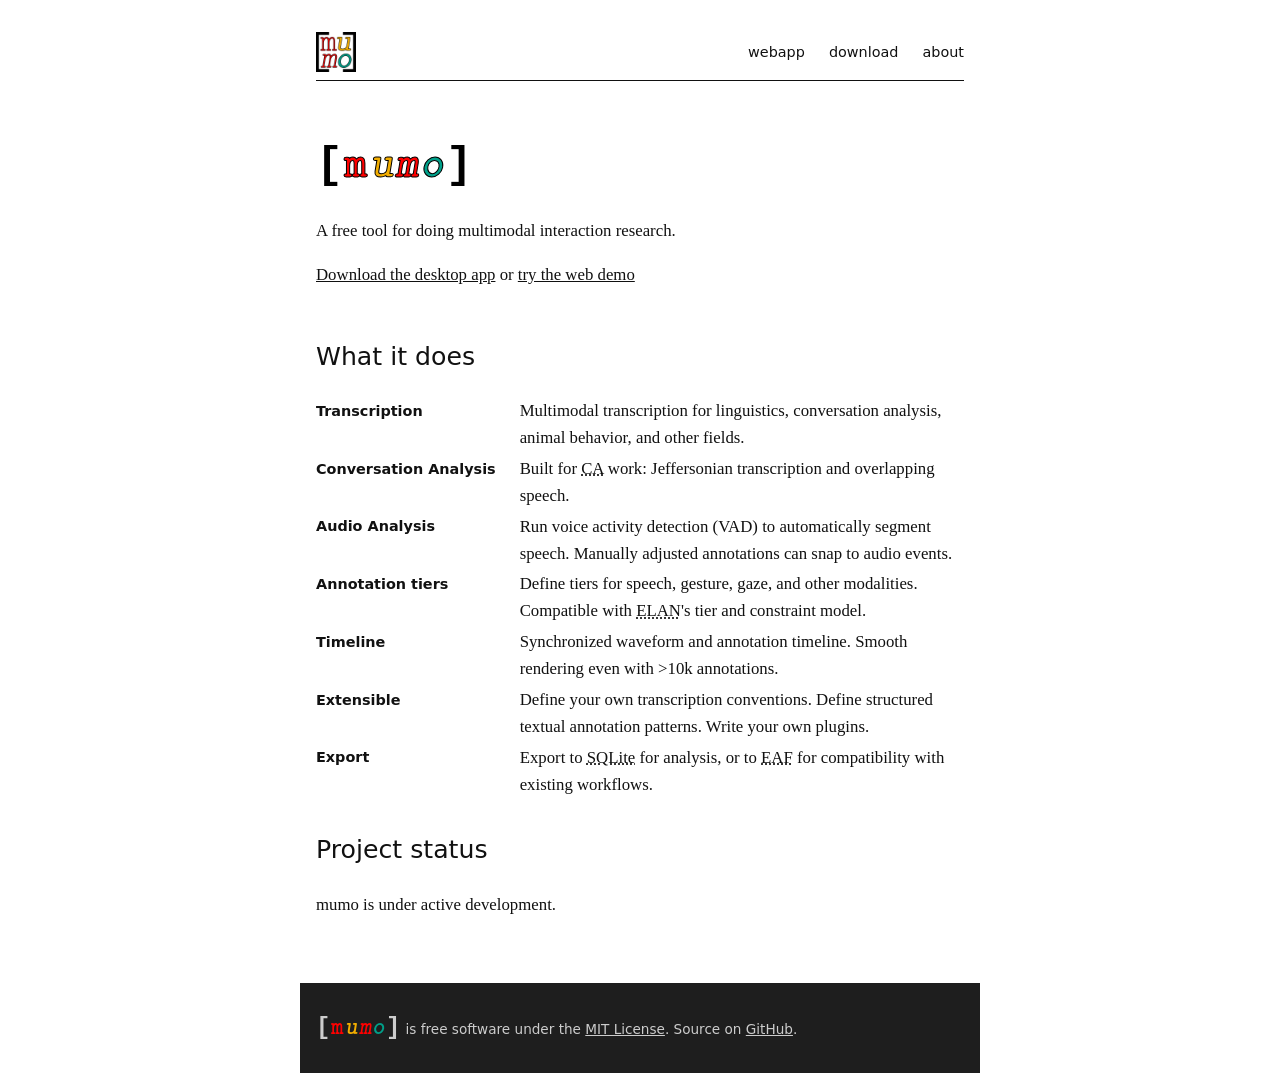
<file: index.html>
<!doctype html><html lang=en><head><meta name=generator content="Hugo 0.163.3"><meta charset=utf-8><meta name=viewport content="width=device-width,initial-scale=1"><title>mumo</title><meta name=description content><link rel=icon href=/favicon.ico type=image/x-icon><link rel=stylesheet href=/style.css></head><body><div id=content><header><a href=/ id=site-name aria-label="mumo home"><img src=/mumo.png alt=mumo height=40></a><nav><ul><li><a href=/app/>webapp</a></li><li><a href=https://github.com/jackft/mumo/releases target=_blank rel=noopener>download</a></li><li><a href=/about/>about</a></li></ul></nav></header><main><section id=hero><h1><span class=sl-bracket>[</span><span class=sl-m>m</span><span class="sl-u sl-oblique">u</span><span class="sl-m sl-oblique">m</span><span class="sl-o sl-oblique">o</span><span class=sl-bracket>]</span></h1><p>A free tool for doing multimodal interaction research.</p><p><a href=https://github.com/jackft/mumo/releases>Download the desktop app</a> or
<a href=/app/>try the web demo</a></p></section><section id=features><h2>What it does</h2><dl><dt>Transcription</dt><dd>Multimodal transcription for linguistics, conversation analysis, animal behavior, and other fields.</dd><dt>Conversation Analysis</dt><dd>Built for <abbr title="Conversation Analysis">CA</abbr> work: Jeffersonian transcription and overlapping speech.</dd><dt>Audio Analysis</dt><dd>Run voice activity detection (VAD) to automatically segment speech. Manually adjusted annotations can snap to audio events.</dd><dt>Annotation tiers</dt><dd>Define tiers for speech, gesture, gaze, and other modalities. Compatible with <abbr title="ELAN Linguistic Annotator">ELAN</abbr>'s tier and constraint model.</dd><dt>Timeline</dt><dd>Synchronized waveform and annotation timeline. Smooth rendering even with >10k annotations.</dd><dt>Extensible</dt><dd>Define your own transcription conventions. Define structured textual annotation patterns. Write your own plugins.</dd><dt>Export</dt><dd>Export to <abbr title=SQLite>SQLite</abbr> for analysis, or to <abbr title="ELAN Annotation Format">EAF</abbr> for compatibility with existing workflows.</dd></dl></section><section id=status><h2>Project status</h2><p>mumo is under active development.</p></section></main></div><footer><p><span class=sl-footer><span class=sl-bracket>[</span><span class=sl-m>m</span><span class="sl-u sl-oblique">u</span><span class="sl-m sl-oblique">m</span><span class="sl-o sl-oblique">o</span><span class=sl-bracket>]</span></span> is free software under the <a href=https://opensource.org/licenses/MIT>MIT License</a>. Source on <a href=https://github.com/jackft/mumolia>GitHub</a>.</p></footer></body></html>
</file>
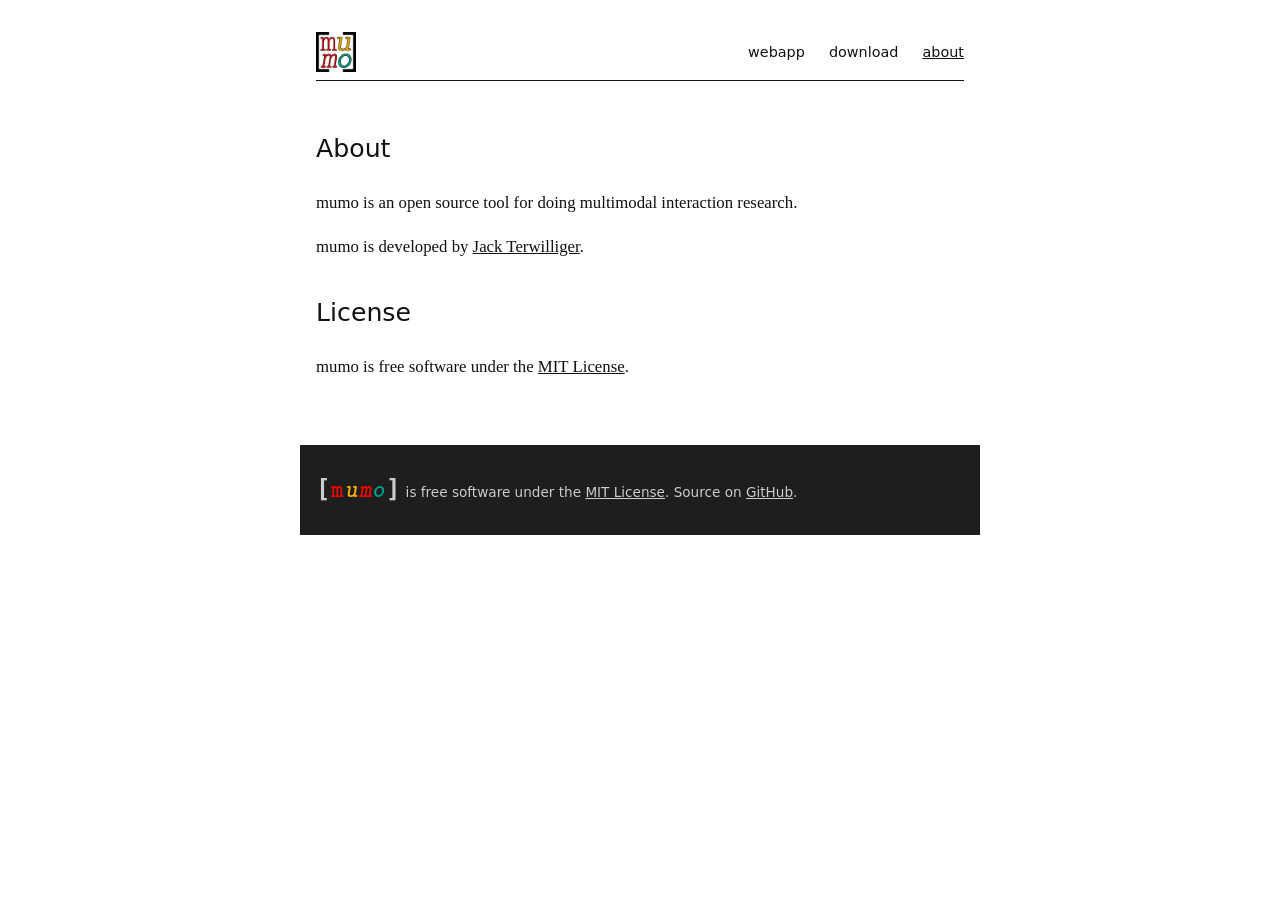
<file: about/index.html>
<!doctype html><html lang=en><head><meta charset=utf-8><meta name=viewport content="width=device-width,initial-scale=1"><title>About — mumo</title><meta name=description content="About mumo and its goals."><link rel=icon href=/favicon.ico type=image/x-icon><link rel=stylesheet href=/style.css></head><body><div id=content><header><a href=/ id=site-name aria-label="mumo home"><img src=/mumo.png alt=mumo height=40></a><nav><ul><li><a href=/app/>webapp</a></li><li><a href=https://github.com/jackft/mumo/releases target=_blank rel=noopener>download</a></li><li><a href=/about/ aria-current=page>about</a></li></ul></nav></header><main><article><h1>About</h1><p>mumo is an open source tool for doing multimodal interaction research.</p><p>mumo is developed by <a href=https://jackterwilliger.com>Jack Terwilliger</a>.</p><h2 id=license>License</h2><p>mumo is free software under the <a href=https://opensource.org/licenses/MIT>MIT License</a>.</p></article></main></div><footer><p><span class=sl-footer><span class=sl-bracket>[</span><span class=sl-m>m</span><span class="sl-u sl-oblique">u</span><span class="sl-m sl-oblique">m</span><span class="sl-o sl-oblique">o</span><span class=sl-bracket>]</span></span> is free software under the <a href=https://opensource.org/licenses/MIT>MIT License</a>. Source on <a href=https://github.com/jackft/mumolia>GitHub</a>.</p></footer></body></html>
</file>
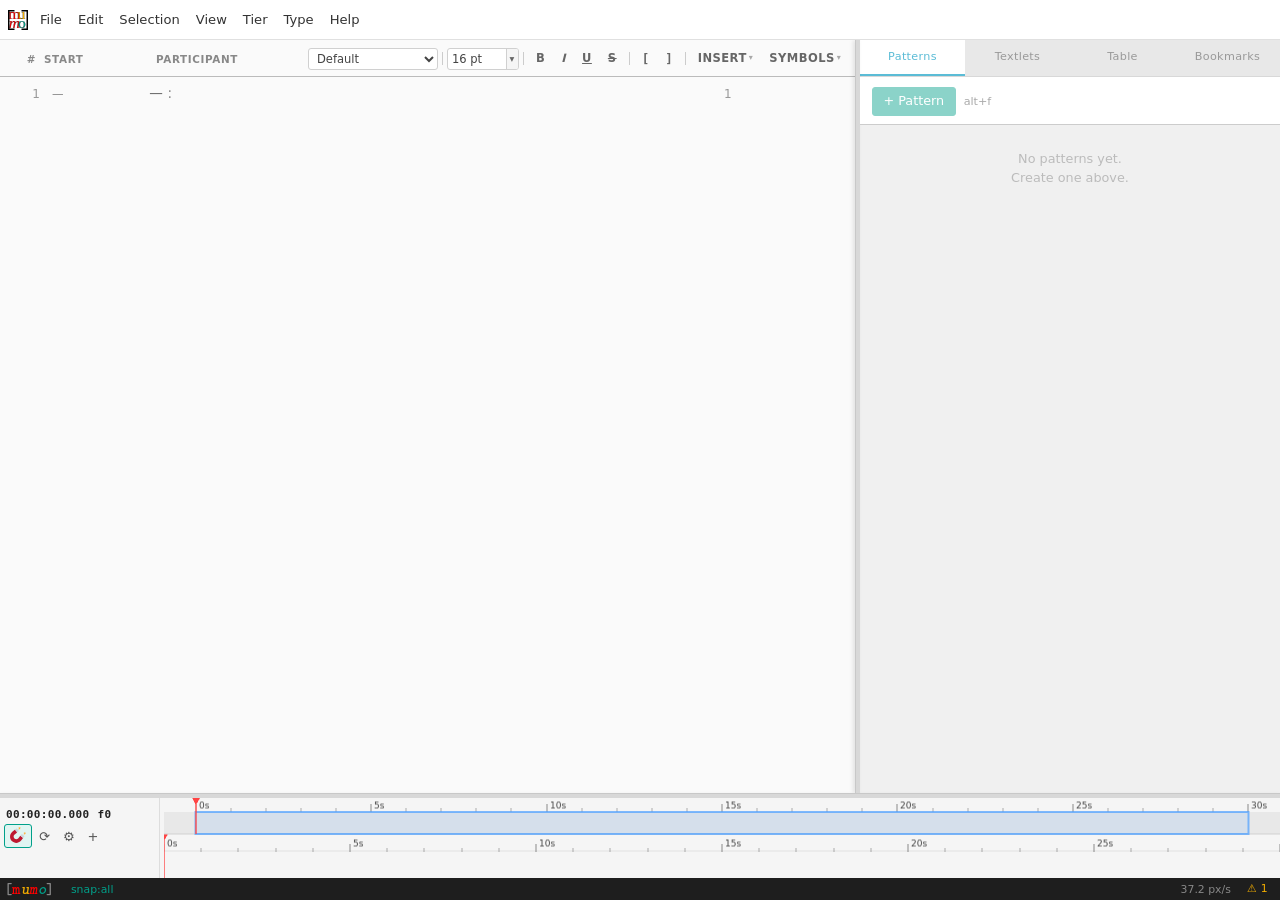
<file: app/index.html>
<!doctype html>
<html lang="en">
  <head>
    <meta charset="UTF-8" />
    <meta name="viewport" content="width=device-width, initial-scale=1.0" />
    <link rel="icon" type="image/svg+xml" href="/app/favicon.ico" />
    <title>mumo</title>
    <script type="module" crossorigin src="/app/assets/index-BDwIY54A.js"></script>
    <link rel="modulepreload" crossorigin href="/app/assets/Geometry-BN4nJCT0.js">
    <link rel="modulepreload" crossorigin href="/app/assets/vendor-pm-C5GtX9wQ.js">
    <link rel="modulepreload" crossorigin href="/app/assets/RenderTargetSystem-CWOOeesZ.js">
    <link rel="modulepreload" crossorigin href="/app/assets/vendor-yjs-Bsc9jeFn.js">
    <link rel="modulepreload" crossorigin href="/app/assets/vendor-tabulator-BPKuUUd4.js">
    <link rel="modulepreload" crossorigin href="/app/assets/vendor-d3-DcU9ktY7.js">
    <link rel="stylesheet" crossorigin href="/app/assets/vendor-tabulator-Bc3hi12T.css">
    <link rel="stylesheet" crossorigin href="/app/assets/index-CoxmoVtN.css">
  </head>
  <body>
    <div id="app"></div>
  </body>
</html>
</file>
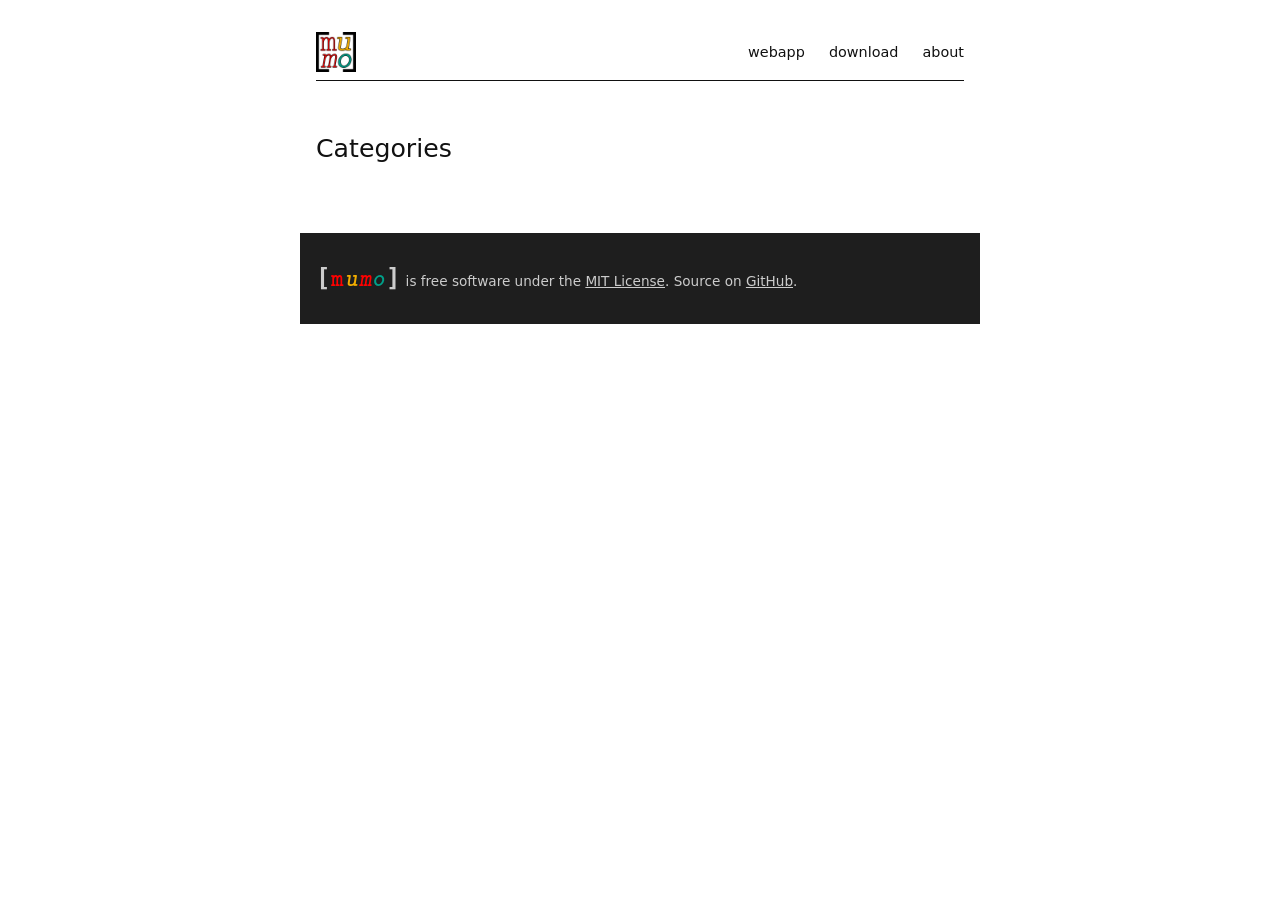
<file: categories/index.html>
<!doctype html><html lang=en><head><meta charset=utf-8><meta name=viewport content="width=device-width,initial-scale=1"><title>Categories — mumo</title><meta name=description content><link rel=icon href=/favicon.ico type=image/x-icon><link rel=stylesheet href=/style.css></head><body><div id=content><header><a href=/ id=site-name aria-label="mumo home"><img src=/mumo.png alt=mumo height=40></a><nav><ul><li><a href=/app/>webapp</a></li><li><a href=https://github.com/jackft/mumo/releases target=_blank rel=noopener>download</a></li><li><a href=/about/>about</a></li></ul></nav></header><main><article><h1>Categories</h1></article></main></div><footer><p><span class=sl-footer><span class=sl-bracket>[</span><span class=sl-m>m</span><span class="sl-u sl-oblique">u</span><span class="sl-m sl-oblique">m</span><span class="sl-o sl-oblique">o</span><span class=sl-bracket>]</span></span> is free software under the <a href=https://opensource.org/licenses/MIT>MIT License</a>. Source on <a href=https://github.com/jackft/mumolia>GitHub</a>.</p></footer></body></html>
</file>
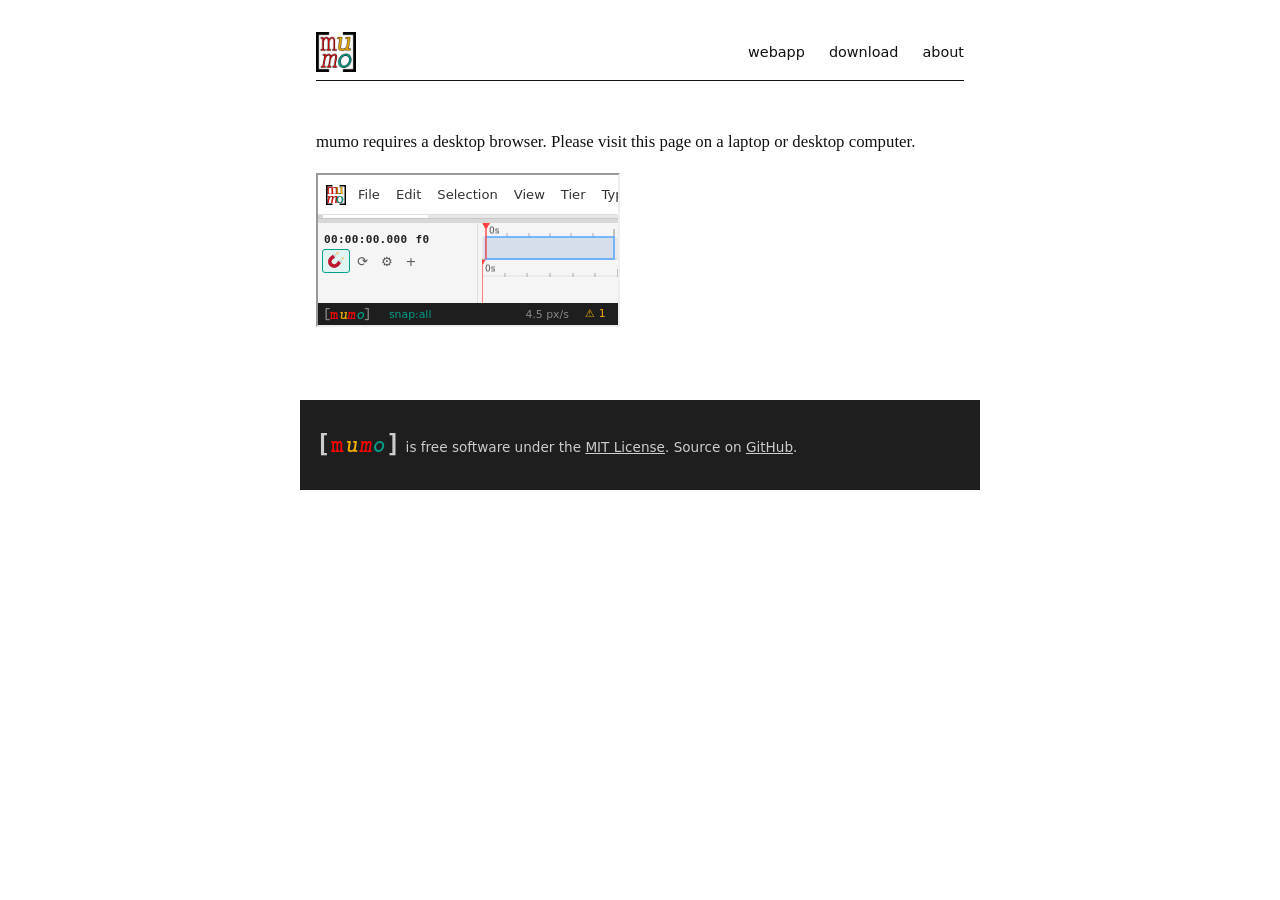
<file: demo/index.html>
<!doctype html><html lang=en><head><meta charset=utf-8><meta name=viewport content="width=device-width,initial-scale=1"><title>Demo — mumo</title><meta name=description content="Try mumo in the browser."><link rel=icon href=/favicon.ico type=image/x-icon><link rel=stylesheet href=/style.css></head><body><div id=content><header><a href=/ id=site-name aria-label="mumo home"><img src=/mumo.png alt=mumo height=40></a><nav><ul><li><a href=/app/>webapp</a></li><li><a href=https://github.com/jackft/mumo/releases target=_blank rel=noopener>download</a></li><li><a href=/about/>about</a></li></ul></nav></header><main><div class=demo-mobile><p>mumo requires a desktop browser. Please visit this page on a laptop or desktop computer.</p></div><div class=demo-desktop><iframe src=/app/ title="mumo demo" allowfullscreen></iframe></div></main></div><footer><p><span class=sl-footer><span class=sl-bracket>[</span><span class=sl-m>m</span><span class="sl-u sl-oblique">u</span><span class="sl-m sl-oblique">m</span><span class="sl-o sl-oblique">o</span><span class=sl-bracket>]</span></span> is free software under the <a href=https://opensource.org/licenses/MIT>MIT License</a>. Source on <a href=https://github.com/jackft/mumolia>GitHub</a>.</p></footer></body></html>
</file>
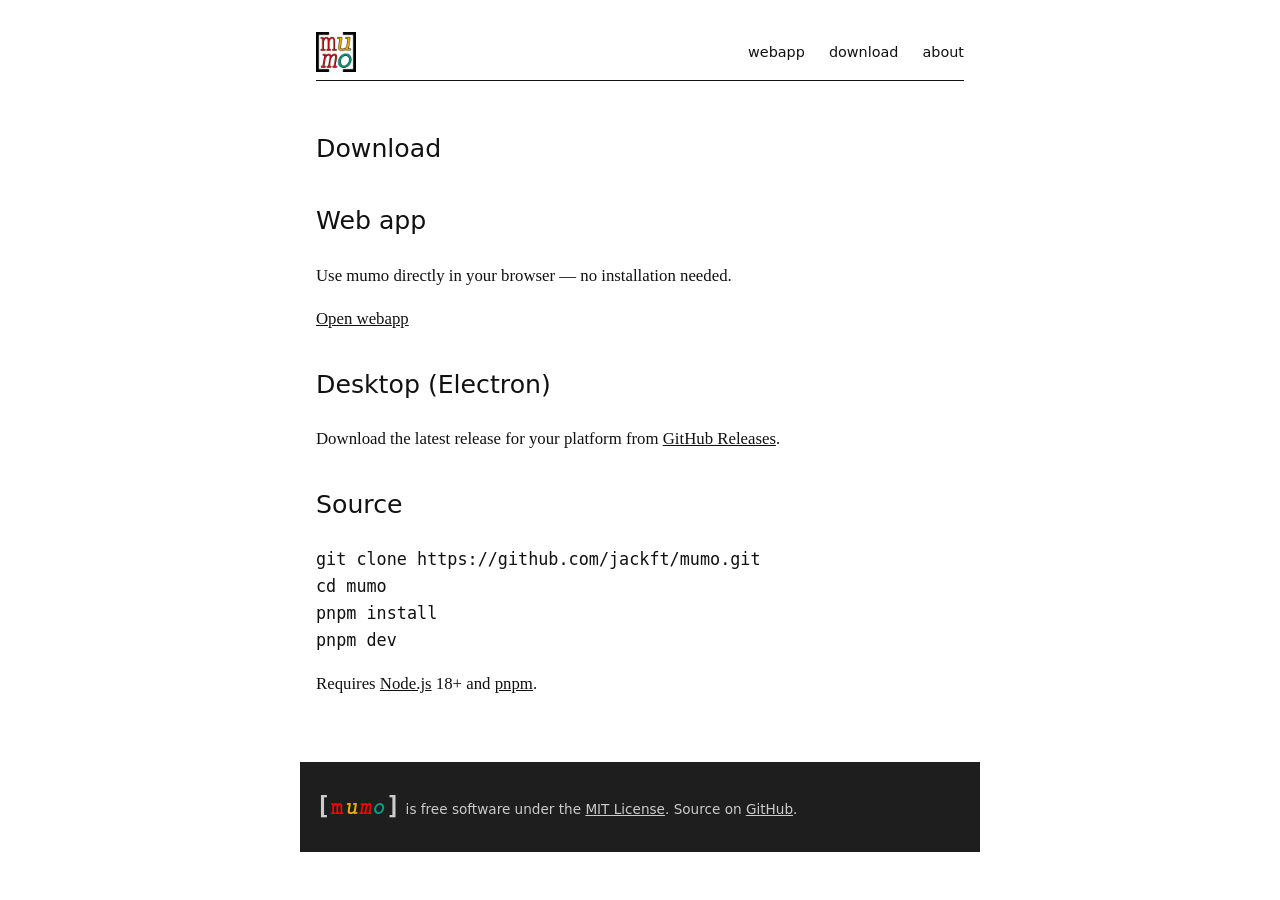
<file: download/index.html>
<!doctype html><html lang=en><head><meta charset=utf-8><meta name=viewport content="width=device-width,initial-scale=1"><title>Download — mumo</title><meta name=description content="Download mumo for your platform."><link rel=icon href=/favicon.ico type=image/x-icon><link rel=stylesheet href=/style.css></head><body><div id=content><header><a href=/ id=site-name aria-label="mumo home"><img src=/mumo.png alt=mumo height=40></a><nav><ul><li><a href=/app/>webapp</a></li><li><a href=https://github.com/jackft/mumo/releases target=_blank rel=noopener>download</a></li><li><a href=/about/>about</a></li></ul></nav></header><main><article><h1>Download</h1><h2 id=web-app>Web app</h2><p>Use mumo directly in your browser — no installation needed.</p><p><a href=/app/>Open webapp</a></p><h2 id=desktop-electron>Desktop (Electron)</h2><p>Download the latest release for your platform from <a href=https://github.com/jackft/mumo/releases>GitHub Releases</a>.</p><h2 id=source>Source</h2><pre tabindex=0><code>git clone https://github.com/jackft/mumo.git
cd mumo
pnpm install
pnpm dev
</code></pre><p>Requires <a href=https://nodejs.org/>Node.js</a> 18+ and <a href=https://pnpm.io/>pnpm</a>.</p></article></main></div><footer><p><span class=sl-footer><span class=sl-bracket>[</span><span class=sl-m>m</span><span class="sl-u sl-oblique">u</span><span class="sl-m sl-oblique">m</span><span class="sl-o sl-oblique">o</span><span class=sl-bracket>]</span></span> is free software under the <a href=https://opensource.org/licenses/MIT>MIT License</a>. Source on <a href=https://github.com/jackft/mumolia>GitHub</a>.</p></footer></body></html>
</file>
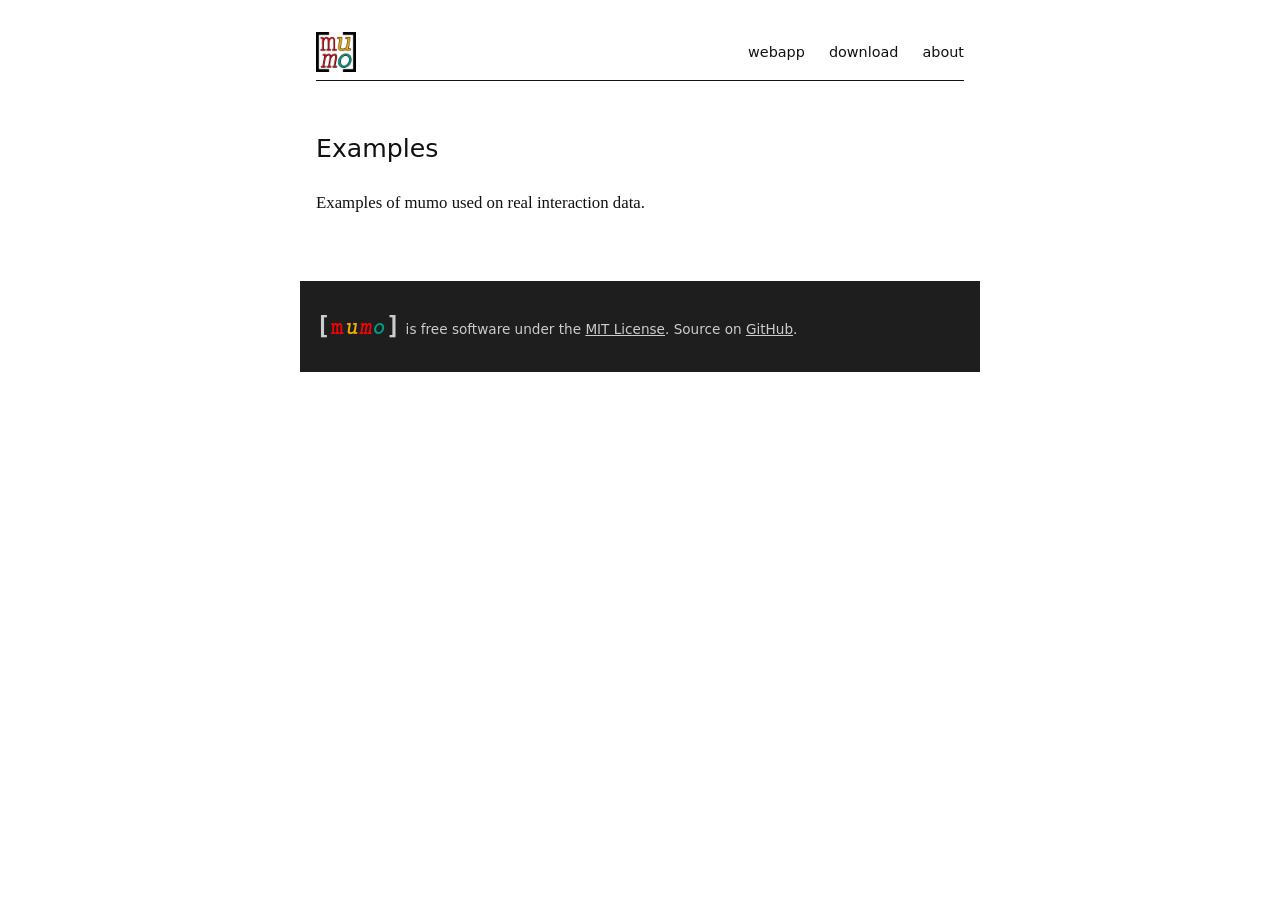
<file: examples/index.html>
<!doctype html><html lang=en><head><meta charset=utf-8><meta name=viewport content="width=device-width,initial-scale=1"><title>Examples — mumo</title><meta name=description content="Annotated examples using mumo."><link rel=icon href=/favicon.ico type=image/x-icon><link rel=stylesheet href=/style.css></head><body><div id=content><header><a href=/ id=site-name aria-label="mumo home"><img src=/mumo.png alt=mumo height=40></a><nav><ul><li><a href=/app/>webapp</a></li><li><a href=https://github.com/jackft/mumo/releases target=_blank rel=noopener>download</a></li><li><a href=/about/>about</a></li></ul></nav></header><main><article><h1>Examples</h1><p>Examples of mumo used on real interaction data.</p></article></main></div><footer><p><span class=sl-footer><span class=sl-bracket>[</span><span class=sl-m>m</span><span class="sl-u sl-oblique">u</span><span class="sl-m sl-oblique">m</span><span class="sl-o sl-oblique">o</span><span class=sl-bracket>]</span></span> is free software under the <a href=https://opensource.org/licenses/MIT>MIT License</a>. Source on <a href=https://github.com/jackft/mumolia>GitHub</a>.</p></footer></body></html>
</file>
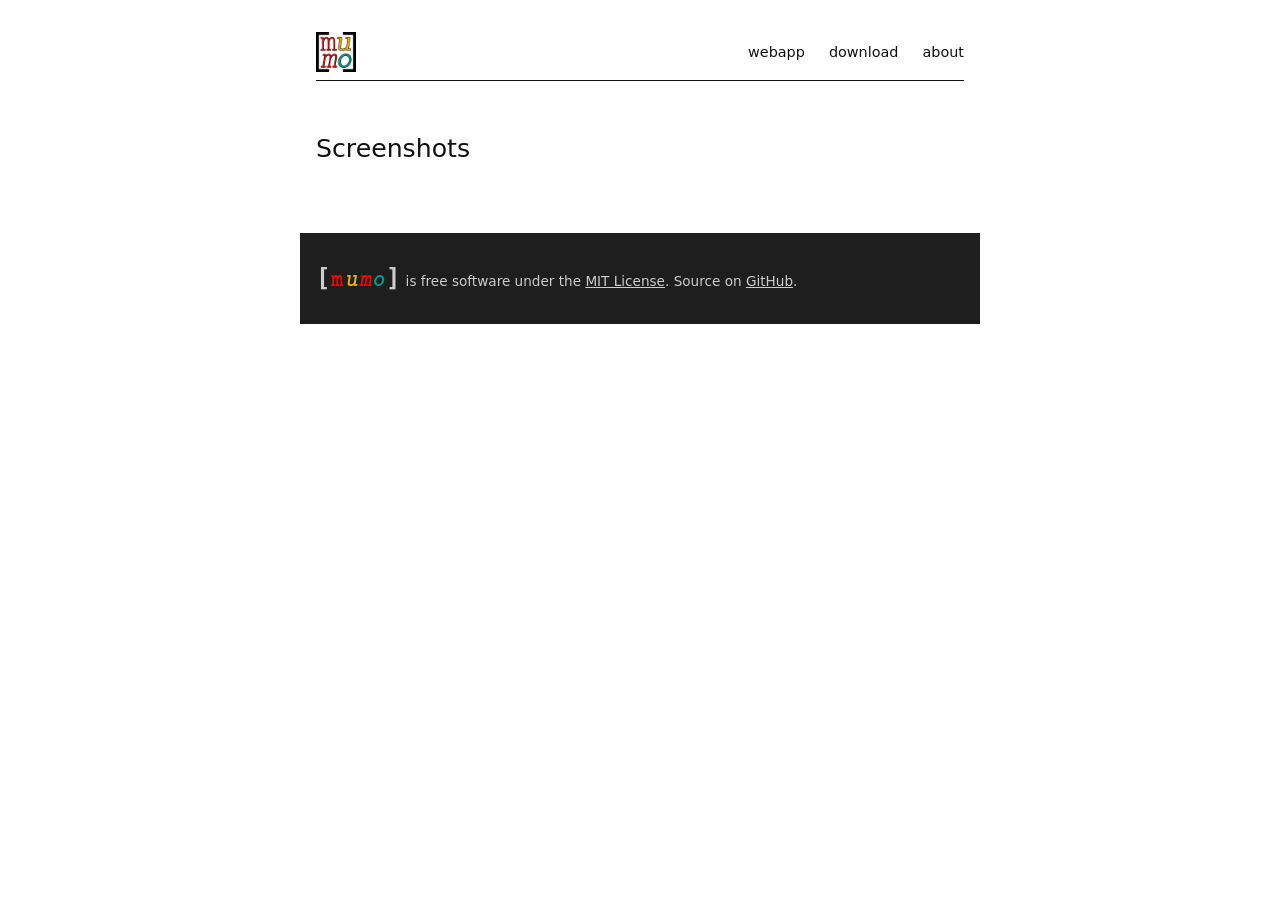
<file: screenshots/index.html>
<!doctype html><html lang=en><head><meta charset=utf-8><meta name=viewport content="width=device-width,initial-scale=1"><title>Screenshots — mumo</title><meta name=description content="Screenshots of mumo."><link rel=icon href=/favicon.ico type=image/x-icon><link rel=stylesheet href=/style.css></head><body><div id=content><header><a href=/ id=site-name aria-label="mumo home"><img src=/mumo.png alt=mumo height=40></a><nav><ul><li><a href=/app/>webapp</a></li><li><a href=https://github.com/jackft/mumo/releases target=_blank rel=noopener>download</a></li><li><a href=/about/>about</a></li></ul></nav></header><main><article><h1>Screenshots</h1></article></main></div><footer><p><span class=sl-footer><span class=sl-bracket>[</span><span class=sl-m>m</span><span class="sl-u sl-oblique">u</span><span class="sl-m sl-oblique">m</span><span class="sl-o sl-oblique">o</span><span class=sl-bracket>]</span></span> is free software under the <a href=https://opensource.org/licenses/MIT>MIT License</a>. Source on <a href=https://github.com/jackft/mumolia>GitHub</a>.</p></footer></body></html>
</file>
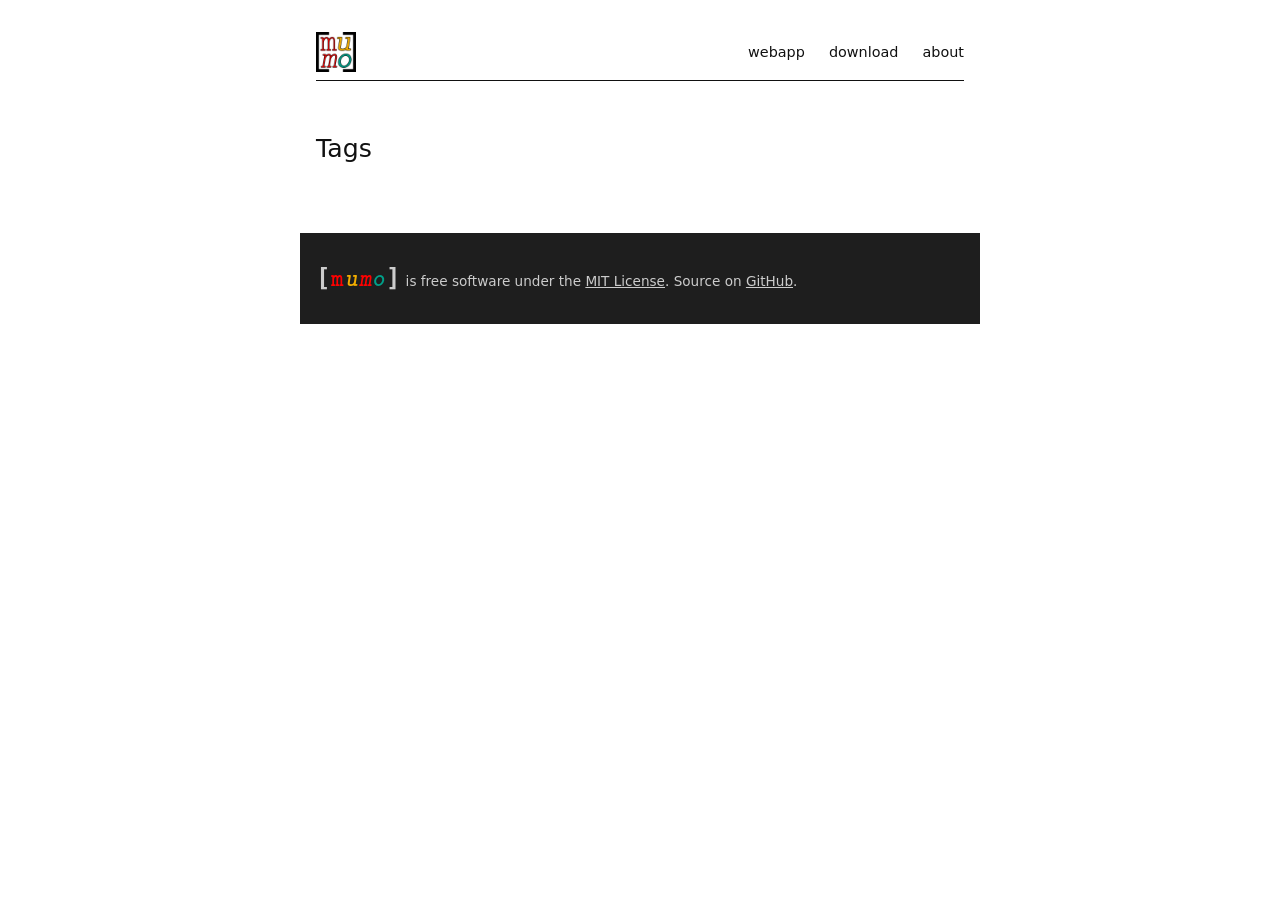
<file: tags/index.html>
<!doctype html><html lang=en><head><meta charset=utf-8><meta name=viewport content="width=device-width,initial-scale=1"><title>Tags — mumo</title><meta name=description content><link rel=icon href=/favicon.ico type=image/x-icon><link rel=stylesheet href=/style.css></head><body><div id=content><header><a href=/ id=site-name aria-label="mumo home"><img src=/mumo.png alt=mumo height=40></a><nav><ul><li><a href=/app/>webapp</a></li><li><a href=https://github.com/jackft/mumo/releases target=_blank rel=noopener>download</a></li><li><a href=/about/>about</a></li></ul></nav></header><main><article><h1>Tags</h1></article></main></div><footer><p><span class=sl-footer><span class=sl-bracket>[</span><span class=sl-m>m</span><span class="sl-u sl-oblique">u</span><span class="sl-m sl-oblique">m</span><span class="sl-o sl-oblique">o</span><span class=sl-bracket>]</span></span> is free software under the <a href=https://opensource.org/licenses/MIT>MIT License</a>. Source on <a href=https://github.com/jackft/mumolia>GitHub</a>.</p></footer></body></html>
</file>
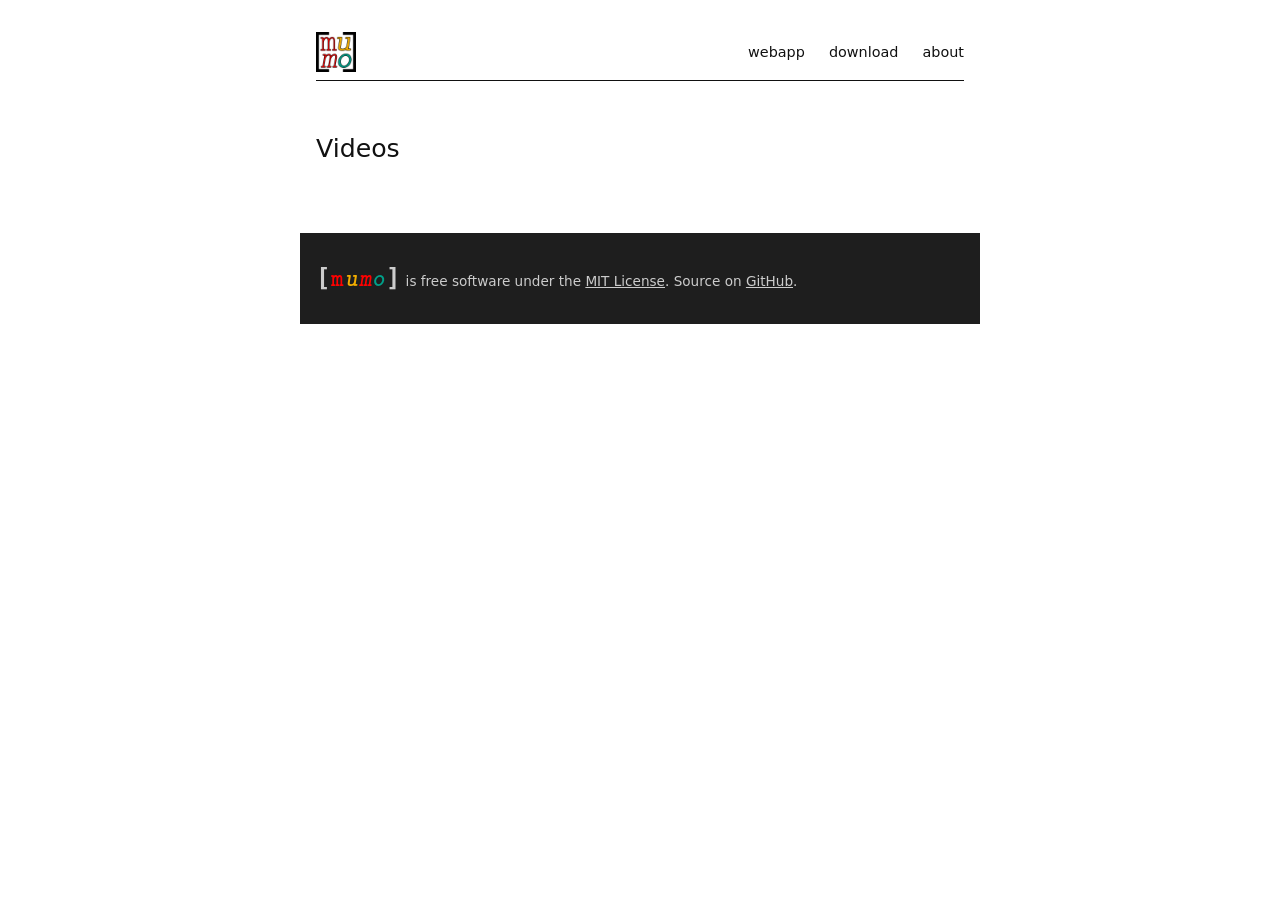
<file: videos/index.html>
<!doctype html><html lang=en><head><meta charset=utf-8><meta name=viewport content="width=device-width,initial-scale=1"><title>Videos — mumo</title><meta name=description content="Video walkthroughs of mumo."><link rel=icon href=/favicon.ico type=image/x-icon><link rel=stylesheet href=/style.css></head><body><div id=content><header><a href=/ id=site-name aria-label="mumo home"><img src=/mumo.png alt=mumo height=40></a><nav><ul><li><a href=/app/>webapp</a></li><li><a href=https://github.com/jackft/mumo/releases target=_blank rel=noopener>download</a></li><li><a href=/about/>about</a></li></ul></nav></header><main><article><h1>Videos</h1></article></main></div><footer><p><span class=sl-footer><span class=sl-bracket>[</span><span class=sl-m>m</span><span class="sl-u sl-oblique">u</span><span class="sl-m sl-oblique">m</span><span class="sl-o sl-oblique">o</span><span class=sl-bracket>]</span></span> is free software under the <a href=https://opensource.org/licenses/MIT>MIT License</a>. Source on <a href=https://github.com/jackft/mumolia>GitHub</a>.</p></footer></body></html>
</file>
<file: app/assets/vendor-tabulator-Bc3hi12T.css>
.tabulator{text-align:left;border:1px solid #999;font-size:14px;position:relative;overflow:hidden;transform:translateZ(0)}.tabulator[tabulator-layout=fitDataFill] .tabulator-tableholder .tabulator-table{min-width:100%}.tabulator[tabulator-layout=fitDataTable]{display:inline-block}.tabulator.tabulator-block-select,.tabulator.tabulator-ranges .tabulator-cell:not(.tabulator-editing){user-select:none}.tabulator .tabulator-header{box-sizing:border-box;color:#555;-webkit-user-select:none;-moz-user-select:none;-khtml-user-select:none;-o-user-select:none;white-space:nowrap;background-color:#fff;border-bottom:1px solid #999;outline:none;width:100%;font-weight:700;position:relative;overflow:hidden}.tabulator .tabulator-header.tabulator-header-hidden{display:none}.tabulator .tabulator-header .tabulator-header-contents{position:relative;overflow:hidden}.tabulator .tabulator-header .tabulator-header-contents .tabulator-headers{display:inline-block}.tabulator .tabulator-header .tabulator-col{box-sizing:border-box;text-align:left;vertical-align:bottom;background:#fff;border-right:1px solid #ddd;flex-direction:column;justify-content:flex-start;display:inline-flex;position:relative;overflow:hidden}.tabulator .tabulator-header .tabulator-col.tabulator-moving{pointer-events:none;background:#e6e6e6;border:1px solid #999;position:absolute}.tabulator .tabulator-header .tabulator-col.tabulator-range-highlight{color:#000;background-color:#d6d6d6}.tabulator .tabulator-header .tabulator-col.tabulator-range-selected{color:#fff;background-color:#3876ca}.tabulator .tabulator-header .tabulator-col .tabulator-col-content{box-sizing:border-box;padding:4px;position:relative}.tabulator .tabulator-header .tabulator-col .tabulator-col-content .tabulator-header-popup-button{padding:0 8px}.tabulator .tabulator-header .tabulator-col .tabulator-col-content .tabulator-header-popup-button:hover{cursor:pointer;opacity:.6}.tabulator .tabulator-header .tabulator-col .tabulator-col-content .tabulator-col-title-holder{position:relative}.tabulator .tabulator-header .tabulator-col .tabulator-col-content .tabulator-col-title{box-sizing:border-box;text-overflow:ellipsis;vertical-align:bottom;white-space:nowrap;width:100%;overflow:hidden}.tabulator .tabulator-header .tabulator-col .tabulator-col-content .tabulator-col-title.tabulator-col-title-wrap{text-overflow:clip;white-space:normal}.tabulator .tabulator-header .tabulator-col .tabulator-col-content .tabulator-col-title .tabulator-title-editor{box-sizing:border-box;background:#fff;border:1px solid #999;width:100%;padding:1px}.tabulator .tabulator-header .tabulator-col .tabulator-col-content .tabulator-col-title .tabulator-header-popup-button+.tabulator-title-editor{width:calc(100% - 22px)}.tabulator .tabulator-header .tabulator-col .tabulator-col-content .tabulator-col-sorter{align-items:center;display:flex;position:absolute;top:0;bottom:0;right:4px}.tabulator .tabulator-header .tabulator-col .tabulator-col-content .tabulator-col-sorter .tabulator-arrow{border-bottom:6px solid #bbb;border-left:6px solid #0000;border-right:6px solid #0000;width:0;height:0}.tabulator .tabulator-header .tabulator-col.tabulator-col-group .tabulator-col-group-cols{border-top:1px solid #ddd;margin-right:-1px;display:flex;position:relative;overflow:hidden}.tabulator .tabulator-header .tabulator-col .tabulator-header-filter{box-sizing:border-box;text-align:center;width:100%;margin-top:2px;position:relative}.tabulator .tabulator-header .tabulator-col .tabulator-header-filter textarea{height:auto!important}.tabulator .tabulator-header .tabulator-col .tabulator-header-filter svg{margin-top:3px}.tabulator .tabulator-header .tabulator-col .tabulator-header-filter input::-ms-clear{width:0;height:0}.tabulator .tabulator-header .tabulator-col.tabulator-sortable .tabulator-col-title{padding-right:25px}@media (hover:hover) and (pointer:fine){.tabulator .tabulator-header .tabulator-col.tabulator-sortable.tabulator-col-sorter-element:hover{cursor:pointer;background-color:#e6e6e6}}.tabulator .tabulator-header .tabulator-col.tabulator-sortable[aria-sort=none] .tabulator-col-content .tabulator-col-sorter{color:#bbb}@media (hover:hover) and (pointer:fine){.tabulator .tabulator-header .tabulator-col.tabulator-sortable[aria-sort=none] .tabulator-col-content .tabulator-col-sorter.tabulator-col-sorter-element .tabulator-arrow:hover{cursor:pointer;border-bottom:6px solid #555}}.tabulator .tabulator-header .tabulator-col.tabulator-sortable[aria-sort=none] .tabulator-col-content .tabulator-col-sorter .tabulator-arrow{border-top:none;border-bottom:6px solid #bbb}.tabulator .tabulator-header .tabulator-col.tabulator-sortable[aria-sort=ascending] .tabulator-col-content .tabulator-col-sorter{color:#666}@media (hover:hover) and (pointer:fine){.tabulator .tabulator-header .tabulator-col.tabulator-sortable[aria-sort=ascending] .tabulator-col-content .tabulator-col-sorter.tabulator-col-sorter-element .tabulator-arrow:hover{cursor:pointer;border-bottom:6px solid #555}}.tabulator .tabulator-header .tabulator-col.tabulator-sortable[aria-sort=ascending] .tabulator-col-content .tabulator-col-sorter .tabulator-arrow{border-top:none;border-bottom:6px solid #666}.tabulator .tabulator-header .tabulator-col.tabulator-sortable[aria-sort=descending] .tabulator-col-content .tabulator-col-sorter{color:#666}@media (hover:hover) and (pointer:fine){.tabulator .tabulator-header .tabulator-col.tabulator-sortable[aria-sort=descending] .tabulator-col-content .tabulator-col-sorter.tabulator-col-sorter-element .tabulator-arrow:hover{cursor:pointer;border-top:6px solid #555}}.tabulator .tabulator-header .tabulator-col.tabulator-sortable[aria-sort=descending] .tabulator-col-content .tabulator-col-sorter .tabulator-arrow{color:#666;border-top:6px solid #666;border-bottom:none}.tabulator .tabulator-header .tabulator-col.tabulator-col-vertical .tabulator-col-content .tabulator-col-title{text-orientation:mixed;writing-mode:vertical-rl;justify-content:center;align-items:center;display:flex}.tabulator .tabulator-header .tabulator-col.tabulator-col-vertical.tabulator-col-vertical-flip .tabulator-col-title{transform:rotate(180deg)}.tabulator .tabulator-header .tabulator-col.tabulator-col-vertical.tabulator-sortable .tabulator-col-title{padding-top:20px;padding-right:0}.tabulator .tabulator-header .tabulator-col.tabulator-col-vertical.tabulator-sortable.tabulator-col-vertical-flip .tabulator-col-title{padding-bottom:20px;padding-right:0}.tabulator .tabulator-header .tabulator-col.tabulator-col-vertical.tabulator-sortable .tabulator-col-sorter{justify-content:center;inset:4px 0 auto}.tabulator .tabulator-header .tabulator-frozen{z-index:11;position:sticky;left:0}.tabulator .tabulator-header .tabulator-frozen.tabulator-frozen-left{border-right:2px solid #ddd}.tabulator .tabulator-header .tabulator-frozen.tabulator-frozen-right{border-left:2px solid #ddd}.tabulator .tabulator-header .tabulator-calcs-holder{box-sizing:border-box;border-top:1px solid #ddd;border-bottom:1px solid #ddd;display:inline-block;background:#fff!important}.tabulator .tabulator-header .tabulator-calcs-holder .tabulator-row .tabulator-col-resize-handle{display:none}.tabulator .tabulator-header .tabulator-frozen-rows-holder{padding-top:1em;display:inline-block}.tabulator .tabulator-header .tabulator-frozen-rows-holder:empty{display:none}.tabulator .tabulator-tableholder{-webkit-overflow-scrolling:touch;white-space:nowrap;width:100%;position:relative;overflow:auto}.tabulator .tabulator-tableholder:focus{outline:none}.tabulator .tabulator-tableholder .tabulator-placeholder{box-sizing:border-box;justify-content:center;align-items:center;width:100%;min-width:100%;display:flex}.tabulator .tabulator-tableholder .tabulator-placeholder[tabulator-render-mode=virtual]{min-height:100%}.tabulator .tabulator-tableholder .tabulator-placeholder .tabulator-placeholder-contents{color:#ccc;text-align:center;white-space:normal;padding:10px;font-size:20px;font-weight:700;display:inline-block}.tabulator .tabulator-tableholder .tabulator-table{color:#333;white-space:nowrap;background-color:#fff;display:inline-block;position:relative;overflow:visible}.tabulator .tabulator-tableholder .tabulator-table .tabulator-row.tabulator-calcs{font-weight:700;background:#f2f2f2!important}.tabulator .tabulator-tableholder .tabulator-table .tabulator-row.tabulator-calcs.tabulator-calcs-top{border-bottom:2px solid #ddd}.tabulator .tabulator-tableholder .tabulator-table .tabulator-row.tabulator-calcs.tabulator-calcs-bottom{border-top:2px solid #ddd}.tabulator .tabulator-tableholder .tabulator-range-overlay{pointer-events:none;z-index:10;position:absolute;inset:0}.tabulator .tabulator-tableholder .tabulator-range-overlay .tabulator-range{box-sizing:border-box;border:1px solid #2975dd;position:absolute}.tabulator .tabulator-tableholder .tabulator-range-overlay .tabulator-range.tabulator-range-active:after{content:"";background-color:#2975dd;border-radius:999px;width:6px;height:6px;position:absolute;bottom:-3px;right:-3px}.tabulator .tabulator-tableholder .tabulator-range-overlay .tabulator-range-cell-active{box-sizing:border-box;border:2px solid #2975dd;position:absolute}.tabulator .tabulator-footer{color:#555;user-select:none;-khtml-user-select:none;-o-user-select:none;white-space:nowrap;background-color:#fff;border-top:1px solid #999;font-weight:700}.tabulator .tabulator-footer .tabulator-footer-contents{flex-direction:row;justify-content:space-between;align-items:center;padding:5px 10px;display:flex}.tabulator .tabulator-footer .tabulator-footer-contents:empty{display:none}.tabulator .tabulator-footer .tabulator-spreadsheet-tabs{margin-top:-5px;overflow-x:auto}.tabulator .tabulator-footer .tabulator-spreadsheet-tabs .tabulator-spreadsheet-tab{border:1px solid #999;border-top:none;border-bottom-right-radius:5px;border-bottom-left-radius:5px;padding:5px;font-size:.9em;display:inline-block}.tabulator .tabulator-footer .tabulator-spreadsheet-tabs .tabulator-spreadsheet-tab:hover{cursor:pointer;opacity:.7}.tabulator .tabulator-footer .tabulator-spreadsheet-tabs .tabulator-spreadsheet-tab.tabulator-spreadsheet-tab-active{background:#fff}.tabulator .tabulator-footer .tabulator-calcs-holder{box-sizing:border-box;text-align:left;border-top:1px solid #ddd;border-bottom:1px solid #ddd;width:100%;overflow:hidden;background:#fff!important}.tabulator .tabulator-footer .tabulator-calcs-holder .tabulator-row{display:inline-block;background:#fff!important}.tabulator .tabulator-footer .tabulator-calcs-holder .tabulator-row .tabulator-col-resize-handle{display:none}.tabulator .tabulator-footer .tabulator-calcs-holder:only-child{border-bottom:none;margin-bottom:-5px}.tabulator .tabulator-footer>*+.tabulator-page-counter{margin-left:10px}.tabulator .tabulator-footer .tabulator-page-counter{font-weight:400}.tabulator .tabulator-footer .tabulator-paginator{color:#555;font-family:inherit;font-size:inherit;font-weight:inherit;text-align:right;flex:1}.tabulator .tabulator-footer .tabulator-page-size{border:1px solid #aaa;border-radius:3px;margin:0 5px;padding:2px 5px;display:inline-block}.tabulator .tabulator-footer .tabulator-pages{margin:0 7px}.tabulator .tabulator-footer .tabulator-page{background:#fff3;border:1px solid #aaa;border-radius:3px;margin:0 2px;padding:2px 5px;display:inline-block}.tabulator .tabulator-footer .tabulator-page.active{color:#d00}.tabulator .tabulator-footer .tabulator-page:disabled{opacity:.5}@media (hover:hover) and (pointer:fine){.tabulator .tabulator-footer .tabulator-page:not(disabled):hover{color:#fff;cursor:pointer;background:#0003}}.tabulator .tabulator-col-resize-handle{vertical-align:middle;z-index:11;width:6px;margin-left:-3px;margin-right:-3px;display:inline-block;position:relative}@media (hover:hover) and (pointer:fine){.tabulator .tabulator-col-resize-handle:hover{cursor:ew-resize}}.tabulator .tabulator-col-resize-handle:last-of-type{width:3px;margin-right:0}.tabulator .tabulator-col-resize-guide{opacity:.5;background-color:#999;width:4px;height:100%;margin-left:-.5px;position:absolute;top:0}.tabulator .tabulator-row-resize-guide{opacity:.5;background-color:#999;width:100%;height:4px;margin-top:-.5px;position:absolute;left:0}.tabulator .tabulator-alert{text-align:center;z-index:100;background:#0006;align-items:center;width:100%;height:100%;display:flex;position:absolute;top:0;left:0}.tabulator .tabulator-alert .tabulator-alert-msg{background:#fff;border-radius:10px;margin:0 auto;padding:10px 20px;font-size:16px;font-weight:700;display:inline-block}.tabulator .tabulator-alert .tabulator-alert-msg.tabulator-alert-state-msg{color:#000;border:4px solid #333}.tabulator .tabulator-alert .tabulator-alert-msg.tabulator-alert-state-error{color:#590000;border:4px solid #d00}.tabulator-row{box-sizing:border-box;min-height:22px;position:relative}.tabulator-row,.tabulator-row.tabulator-row-even{background-color:#fff}@media (hover:hover) and (pointer:fine){.tabulator-row.tabulator-selectable:hover{cursor:pointer;background-color:#bbb}}.tabulator-row.tabulator-selected{background-color:#9abcea}@media (hover:hover) and (pointer:fine){.tabulator-row.tabulator-selected:hover{cursor:pointer;background-color:#769bcc}}.tabulator-row.tabulator-row-moving{background:#fff;border:1px solid #000}.tabulator-row.tabulator-moving{pointer-events:none;z-index:15;border-top:1px solid #ddd;border-bottom:1px solid #ddd;position:absolute}.tabulator-row.tabulator-range-highlight .tabulator-cell.tabulator-range-row-header{color:#000;background-color:#d6d6d6}.tabulator-row.tabulator-range-highlight.tabulator-range-selected .tabulator-cell.tabulator-range-row-header,.tabulator-row.tabulator-range-selected .tabulator-cell.tabulator-range-row-header{color:#fff;background-color:#3876ca}.tabulator-row .tabulator-row-resize-handle{height:5px;position:absolute;bottom:0;left:0;right:0}.tabulator-row .tabulator-row-resize-handle.prev{top:0;bottom:auto}@media (hover:hover) and (pointer:fine){.tabulator-row .tabulator-row-resize-handle:hover{cursor:ns-resize}}.tabulator-row .tabulator-responsive-collapse{box-sizing:border-box;border-top:1px solid #ddd;border-bottom:1px solid #ddd;padding:5px}.tabulator-row .tabulator-responsive-collapse:empty{display:none}.tabulator-row .tabulator-responsive-collapse table{font-size:14px}.tabulator-row .tabulator-responsive-collapse table tr td{position:relative}.tabulator-row .tabulator-responsive-collapse table tr td:first-of-type{padding-right:10px}.tabulator-row .tabulator-cell{box-sizing:border-box;text-overflow:ellipsis;vertical-align:middle;white-space:nowrap;border-right:1px solid #ddd;outline:none;padding:4px;display:inline-block;position:relative;overflow:hidden}.tabulator-row .tabulator-cell .tabulator-tick{fill:#2dc214}.tabulator-row .tabulator-cell .tabulator-cross{fill:#ce1515}.tabulator-row .tabulator-cell.tabulator-row-header{background:#fff;border-bottom:1px solid #ddd;border-right:1px solid #999}.tabulator-row .tabulator-cell.tabulator-frozen{background-color:inherit;z-index:11;display:inline-block;position:sticky;left:0}.tabulator-row .tabulator-cell.tabulator-frozen.tabulator-frozen-left{border-right:2px solid #ddd}.tabulator-row .tabulator-cell.tabulator-frozen.tabulator-frozen-right{border-left:2px solid #ddd}.tabulator-row .tabulator-cell.tabulator-editing{border:1px solid #1d68cd;outline:none;padding:0}.tabulator-row .tabulator-cell.tabulator-editing input,.tabulator-row .tabulator-cell.tabulator-editing select{background:0 0;border:1px;outline:none}.tabulator-row .tabulator-cell.tabulator-validation-fail{border:1px solid #d00}.tabulator-row .tabulator-cell.tabulator-validation-fail input,.tabulator-row .tabulator-cell.tabulator-validation-fail select{color:#d00;background:0 0;border:1px}.tabulator-row .tabulator-cell.tabulator-row-handle{-webkit-user-select:none;-moz-user-select:none;-khtml-user-select:none;-o-user-select:none;justify-content:center;align-items:center;display:inline-flex}.tabulator-row .tabulator-cell.tabulator-row-handle .tabulator-row-handle-box{width:80%}.tabulator-row .tabulator-cell.tabulator-row-handle .tabulator-row-handle-box .tabulator-row-handle-bar{background:#666;width:100%;height:3px;margin-top:2px}.tabulator-row .tabulator-cell.tabulator-range-selected:not(.tabulator-range-only-cell-selected):not(.tabulator-range-row-header){background-color:#9abcea}.tabulator-row .tabulator-cell .tabulator-data-tree-branch-empty{width:7px;display:inline-block}.tabulator-row .tabulator-cell .tabulator-data-tree-branch{vertical-align:middle;border-bottom:2px solid #ddd;border-left:2px solid #ddd;border-bottom-left-radius:1px;width:7px;height:9px;margin-top:-9px;margin-right:5px;display:inline-block}.tabulator-row .tabulator-cell .tabulator-data-tree-control{vertical-align:middle;background:#0000001a;border:1px solid #333;border-radius:2px;justify-content:center;align-items:center;width:11px;height:11px;margin-right:5px;display:inline-flex;overflow:hidden}@media (hover:hover) and (pointer:fine){.tabulator-row .tabulator-cell .tabulator-data-tree-control:hover{cursor:pointer;background:#0003}}.tabulator-row .tabulator-cell .tabulator-data-tree-control .tabulator-data-tree-control-collapse{background:0 0;width:1px;height:7px;display:inline-block;position:relative}.tabulator-row .tabulator-cell .tabulator-data-tree-control .tabulator-data-tree-control-collapse:after{content:"";background:#333;width:7px;height:1px;position:absolute;top:3px;left:-3px}.tabulator-row .tabulator-cell .tabulator-data-tree-control .tabulator-data-tree-control-expand{background:#333;width:1px;height:7px;display:inline-block;position:relative}.tabulator-row .tabulator-cell .tabulator-data-tree-control .tabulator-data-tree-control-expand:after{content:"";background:#333;width:7px;height:1px;position:absolute;top:3px;left:-3px}.tabulator-row .tabulator-cell .tabulator-responsive-collapse-toggle{color:#fff;-webkit-user-select:none;-moz-user-select:none;-khtml-user-select:none;-o-user-select:none;background:#666;border-radius:20px;justify-content:center;align-items:center;width:15px;height:15px;font-size:1.1em;font-weight:700;display:inline-flex}@media (hover:hover) and (pointer:fine){.tabulator-row .tabulator-cell .tabulator-responsive-collapse-toggle:hover{cursor:pointer;opacity:.7}}.tabulator-row .tabulator-cell .tabulator-responsive-collapse-toggle.open .tabulator-responsive-collapse-toggle-close{display:initial}.tabulator-row .tabulator-cell .tabulator-responsive-collapse-toggle.open .tabulator-responsive-collapse-toggle-open{display:none}.tabulator-row .tabulator-cell .tabulator-responsive-collapse-toggle svg{stroke:#fff}.tabulator-row .tabulator-cell .tabulator-responsive-collapse-toggle .tabulator-responsive-collapse-toggle-close{display:none}.tabulator-row .tabulator-cell .tabulator-traffic-light{border-radius:14px;width:14px;height:14px;display:inline-block}.tabulator-row.tabulator-group{box-sizing:border-box;background:#ccc;border-top:1px solid #999;border-bottom:1px solid #999;border-right:1px solid #ddd;min-width:100%;padding:5px 5px 5px 10px;font-weight:700}@media (hover:hover) and (pointer:fine){.tabulator-row.tabulator-group:hover{cursor:pointer;background-color:#0000001a}}.tabulator-row.tabulator-group.tabulator-group-visible .tabulator-arrow{border:6px solid #0000;border-top-color:#666;border-bottom:0;margin-right:10px}.tabulator-row.tabulator-group.tabulator-group-level-1{padding-left:30px}.tabulator-row.tabulator-group.tabulator-group-level-2{padding-left:50px}.tabulator-row.tabulator-group.tabulator-group-level-3{padding-left:70px}.tabulator-row.tabulator-group.tabulator-group-level-4{padding-left:90px}.tabulator-row.tabulator-group.tabulator-group-level-5{padding-left:110px}.tabulator-row.tabulator-group .tabulator-group-toggle{display:inline-block}.tabulator-row.tabulator-group .tabulator-arrow{vertical-align:middle;border:6px solid #0000;border-left-color:#666;border-right:0;width:0;height:0;margin-right:16px;display:inline-block}.tabulator-row.tabulator-group span{color:#d00;margin-left:10px}.tabulator-toggle{box-sizing:border-box;background:#dcdcdc;border:1px solid #ccc;flex-direction:row;display:flex}.tabulator-toggle.tabulator-toggle-on{background:#1c6cc2}.tabulator-toggle .tabulator-toggle-switch{box-sizing:border-box;background:#fff;border:1px solid #ccc}.tabulator-popup-container{-webkit-overflow-scrolling:touch;box-sizing:border-box;z-index:10000;background:#fff;border:1px solid #ddd;font-size:14px;display:inline-block;position:absolute;overflow-y:auto;box-shadow:0 0 5px #0003}.tabulator-popup{border-radius:3px;padding:5px}.tabulator-tooltip{box-shadow:none;pointer-events:none;border-radius:2px;max-width:min(500px,100%);padding:3px 5px;font-size:12px}.tabulator-menu .tabulator-menu-item{box-sizing:border-box;user-select:none;padding:5px 10px;position:relative}.tabulator-menu .tabulator-menu-item.tabulator-menu-item-disabled{opacity:.5}@media (hover:hover) and (pointer:fine){.tabulator-menu .tabulator-menu-item:not(.tabulator-menu-item-disabled):hover{cursor:pointer;background:#fff}}.tabulator-menu .tabulator-menu-item.tabulator-menu-item-submenu{padding-right:25px}.tabulator-menu .tabulator-menu-item.tabulator-menu-item-submenu:after{content:"";vertical-align:top;border:1px solid #ddd;border-width:1px 1px 0 0;width:7px;height:7px;display:inline-block;position:absolute;top:calc(5px + .4em);right:10px;transform:rotate(45deg)}.tabulator-menu .tabulator-menu-separator{border-top:1px solid #ddd}.tabulator-edit-list{-webkit-overflow-scrolling:touch;max-height:200px;font-size:14px;overflow-y:auto}.tabulator-edit-list .tabulator-edit-list-item{color:#333;outline:none;padding:4px}.tabulator-edit-list .tabulator-edit-list-item.active{color:#fff;background:#1d68cd}.tabulator-edit-list .tabulator-edit-list-item.active.focused{outline:1px solid #ffffff80}.tabulator-edit-list .tabulator-edit-list-item.focused{outline:1px solid #1d68cd}@media (hover:hover) and (pointer:fine){.tabulator-edit-list .tabulator-edit-list-item:hover{color:#fff;cursor:pointer;background:#1d68cd}}.tabulator-edit-list .tabulator-edit-list-placeholder{color:#333;text-align:center;padding:4px}.tabulator-edit-list .tabulator-edit-list-group{color:#333;border-bottom:1px solid #ddd;padding:6px 4px 4px;font-weight:700}.tabulator-edit-list .tabulator-edit-list-group.tabulator-edit-list-group-level-2,.tabulator-edit-list .tabulator-edit-list-item.tabulator-edit-list-group-level-2{padding-left:12px}.tabulator-edit-list .tabulator-edit-list-group.tabulator-edit-list-group-level-3,.tabulator-edit-list .tabulator-edit-list-item.tabulator-edit-list-group-level-3{padding-left:20px}.tabulator-edit-list .tabulator-edit-list-group.tabulator-edit-list-group-level-4,.tabulator-edit-list .tabulator-edit-list-item.tabulator-edit-list-group-level-4{padding-left:28px}.tabulator-edit-list .tabulator-edit-list-group.tabulator-edit-list-group-level-5,.tabulator-edit-list .tabulator-edit-list-item.tabulator-edit-list-group-level-5{padding-left:36px}.tabulator.tabulator-ltr{direction:ltr}.tabulator.tabulator-rtl{text-align:initial;direction:rtl}.tabulator.tabulator-rtl .tabulator-header .tabulator-col{border-left:1px solid #ddd;border-right:initial;text-align:initial}.tabulator.tabulator-rtl .tabulator-header .tabulator-col.tabulator-col-group .tabulator-col-group-cols{margin-left:-1px;margin-right:0}.tabulator.tabulator-rtl .tabulator-header .tabulator-col.tabulator-sortable .tabulator-col-title{padding-left:25px;padding-right:0}.tabulator.tabulator-rtl .tabulator-header .tabulator-col .tabulator-col-content .tabulator-col-sorter{left:8px;right:auto}.tabulator.tabulator-rtl .tabulator-tableholder .tabulator-range-overlay .tabulator-range.tabulator-range-active:after{content:"";background-color:#2975dd;border-radius:999px;width:6px;height:6px;position:absolute;bottom:-3px;left:-3px;right:auto}.tabulator.tabulator-rtl .tabulator-row .tabulator-cell{border-left:1px solid #ddd;border-right:initial}.tabulator.tabulator-rtl .tabulator-row .tabulator-cell .tabulator-data-tree-branch{border-left:initial;border-right:2px solid #ddd;border-bottom-right-radius:1px;border-bottom-left-radius:0;margin-left:5px;margin-right:0}.tabulator.tabulator-rtl .tabulator-row .tabulator-cell .tabulator-data-tree-control{margin-left:5px;margin-right:0}.tabulator.tabulator-rtl .tabulator-row .tabulator-cell.tabulator-frozen.tabulator-frozen-left{border-left:2px solid #ddd}.tabulator.tabulator-rtl .tabulator-row .tabulator-cell.tabulator-frozen.tabulator-frozen-right{border-right:2px solid #ddd}.tabulator.tabulator-rtl .tabulator-row .tabulator-col-resize-handle:last-of-type{width:3px;margin-left:0;margin-right:-3px}.tabulator.tabulator-rtl .tabulator-footer .tabulator-calcs-holder{text-align:initial}.tabulator-print-fullscreen{z-index:10000;position:absolute;inset:0}body.tabulator-print-fullscreen-hide>:not(.tabulator-print-fullscreen){display:none!important}.tabulator-print-table{border-collapse:collapse}.tabulator-print-table .tabulator-data-tree-branch{vertical-align:middle;border-bottom:2px solid #ddd;border-left:2px solid #ddd;border-bottom-left-radius:1px;width:7px;height:9px;margin-top:-9px;margin-right:5px;display:inline-block}.tabulator-print-table .tabulator-print-table-group{box-sizing:border-box;background:#ccc;border-top:1px solid #999;border-bottom:1px solid #999;border-right:1px solid #ddd;min-width:100%;padding:5px 5px 5px 10px;font-weight:700}@media (hover:hover) and (pointer:fine){.tabulator-print-table .tabulator-print-table-group:hover{cursor:pointer;background-color:#0000001a}}.tabulator-print-table .tabulator-print-table-group.tabulator-group-visible .tabulator-arrow{border:6px solid #0000;border-top-color:#666;border-bottom:0;margin-right:10px}.tabulator-print-table .tabulator-print-table-group.tabulator-group-level-1 td{padding-left:30px!important}.tabulator-print-table .tabulator-print-table-group.tabulator-group-level-2 td{padding-left:50px!important}.tabulator-print-table .tabulator-print-table-group.tabulator-group-level-3 td{padding-left:70px!important}.tabulator-print-table .tabulator-print-table-group.tabulator-group-level-4 td{padding-left:90px!important}.tabulator-print-table .tabulator-print-table-group.tabulator-group-level-5 td{padding-left:110px!important}.tabulator-print-table .tabulator-print-table-group .tabulator-group-toggle{display:inline-block}.tabulator-print-table .tabulator-print-table-group .tabulator-arrow{vertical-align:middle;border:6px solid #0000;border-left-color:#666;border-right:0;width:0;height:0;margin-right:16px;display:inline-block}.tabulator-print-table .tabulator-print-table-group span{color:#d00}.tabulator-print-table .tabulator-data-tree-control{vertical-align:middle;background:#0000001a;border:1px solid #333;border-radius:2px;justify-content:center;align-items:center;width:11px;height:11px;margin-right:5px;display:inline-flex;overflow:hidden}@media (hover:hover) and (pointer:fine){.tabulator-print-table .tabulator-data-tree-control:hover{cursor:pointer;background:#0003}}.tabulator-print-table .tabulator-data-tree-control .tabulator-data-tree-control-collapse{background:0 0;width:1px;height:7px;display:inline-block;position:relative}.tabulator-print-table .tabulator-data-tree-control .tabulator-data-tree-control-collapse:after{content:"";background:#333;width:7px;height:1px;position:absolute;top:3px;left:-3px}.tabulator-print-table .tabulator-data-tree-control .tabulator-data-tree-control-expand{background:#333;width:1px;height:7px;display:inline-block;position:relative}.tabulator-print-table .tabulator-data-tree-control .tabulator-data-tree-control-expand:after{content:"";background:#333;width:7px;height:1px;position:absolute;top:3px;left:-3px}.tabulator{background-color:#fff;border:none}.tabulator .tabulator-header .tabulator-calcs-holder{border-bottom:1px solid #999;background:#f2f2f2!important}.tabulator .tabulator-header .tabulator-calcs-holder .tabulator-row{background:#f2f2f2!important}.tabulator .tabulator-tableholder .tabulator-placeholder span{color:#000}.tabulator .tabulator-footer .tabulator-calcs-holder{border-bottom:1px solid #fff;background:#f2f2f2!important}.tabulator .tabulator-footer .tabulator-calcs-holder .tabulator-row{background:#f2f2f2!important}.tabulator .tabulator-footer .tabulator-spreadsheet-tabs .tabulator-spreadsheet-tab{font-weight:400}.tabulator .tabulator-footer .tabulator-spreadsheet-tabs .tabulator-spreadsheet-tab.tabulator-spreadsheet-tab-active{color:#d00;font-weight:700}.tabulator-row{border-bottom:1px solid #ddd}.tabulator-row .tabulator-cell:last-of-type{border-right:none}.tabulator-row .tabulator-cell.tabulator-row-header{border-bottom:none}.tabulator-row.tabulator-group span{color:#666}.tabulator-print-table .tabulator-print-table-group span{color:#666;margin-left:10px}
</file>
<file: app/assets/index-CoxmoVtN.css>
.transcript-editor.svelte-1geh5gd{counter-reset:utt-line;--ln-w:2rem;--ln-margin:.25rem;--ln-gutter:calc(var(--ln-w) + var(--ln-margin) * 2);--tier-col-w:0rem;--utt-meta-w:calc(var(--ln-w) + var(--time-w,6.5rem) + var(--time-w,6.5rem) + var(--tier-col-w,0rem) + var(--participant-w,4rem) + 5 * .5rem);--sep-x:calc(var(--ln-gutter) + var(--time-w,6.5rem) * 2 + 1.25rem);--g-l-outer:0px;--g-l-inner:var(--ln-gutter);--g-sep:var(--sep-x);--g-r-inner:calc(100% - var(--ln-gutter));--g-r-outer:100%;background:linear-gradient(var(--color-border,#ddd), var(--color-border,#ddd)) var(--g-l-outer) / 1px 100% no-repeat, linear-gradient(var(--color-border,#ddd), var(--color-border,#ddd)) var(--g-l-inner) / 1px 100% no-repeat, linear-gradient(var(--color-border,#ddd), var(--color-border,#ddd)) var(--g-sep) / 1px 100% no-repeat, linear-gradient(var(--color-border,#ddd), var(--color-border,#ddd)) var(--g-r-inner) / 1px 100% no-repeat, linear-gradient(var(--color-border,#ddd), var(--color-border,#ddd)) var(--g-r-outer) / 1px 100% no-repeat;outline:none}.hide-start.svelte-1geh5gd,.hide-end.svelte-1geh5gd{--sep-x:calc(var(--ln-gutter) + var(--time-w,6.5rem) + .75rem)}.hide-times.svelte-1geh5gd{--sep-x:-1px}.hide-guides.svelte-1geh5gd{background:0 0}.hide-left-guide.svelte-1geh5gd{--g-l-outer:-1px;--g-l-inner:-1px}.hide-sep-guide.svelte-1geh5gd{--g-sep:-1px}.hide-right-guide.svelte-1geh5gd{--g-r-inner:-1px;--g-r-outer:-1px}.ProseMirror{white-space:pre-wrap;word-wrap:break-word;outline:none;min-height:100%}.is-playing{background:#f2ad0059!important}.is-looping{background:#ff781e26!important;border-top:1.5px solid #ff7a1e!important;border-bottom:1.5px solid #ff7a1e!important}.comment-row{font-style:italic;font-family:var(--transcript-font,"CMU Serif", "Computer Modern", Georgia, serif);color:#4a7c59;padding:.05rem .5rem .05rem var(--utt-meta-w,21rem);counter-increment:utt-line;min-height:1.5em;line-height:1.5}.utt-row{counter-increment:utt-line;flex-wrap:wrap;align-items:baseline;gap:.05em .5rem;padding:.05rem 0;line-height:1.5;display:flex;position:relative}.continuation-tooltip{z-index:9999;background:var(--color-surface-2,#2a2a2a);color:var(--color-text,#eee);white-space:nowrap;pointer-events:none;border-radius:4px;padding:2px 7px;font-size:.75rem}.utt-row[data-has-continuation] .utt-content:after{content:"⁠⤦";color:var(--color-text-muted,#bbb);user-select:none;pointer-events:none;margin-left:.2em}.utt-continuation-mark{color:var(--color-text-muted,#bbb);cursor:default;font-weight:400}.utt-linenum{width:var(--ln-w,2rem);margin:0 var(--ln-margin,.25rem);text-align:right;color:var(--color-text-muted,#999);user-select:none;font-variant-numeric:tabular-nums;flex-shrink:0;font-size:.75em}.utt-linenum:before{content:counter(utt-line)}.utt-linenum-right{text-align:left;margin-left:auto}.utt-linenum-right:before{content:counter(utt-line)}.hide-times.svelte-1geh5gd .utt-time,.hide-start.svelte-1geh5gd .utt-time-start,.hide-end.svelte-1geh5gd .utt-time-end{display:none}.token-hover{background:color-mix(in srgb, var(--color-accent,#7c5cbf) 20%, transparent);cursor:pointer;border-radius:2px}.token-slot-highlight{text-underline-offset:3px;text-decoration-skip-ink:none;text-decoration:underline 2px wavy #555}.utt-time{width:var(--time-w,6.5rem);color:var(--color-text-light,#888);font-variant-numeric:tabular-nums;white-space:nowrap;cursor:pointer;user-select:none;flex-shrink:0;font-size:.72em}.utt-time:hover{color:var(--color-primary,#4a9eff)}.utt-participant{width:var(--participant-w,4rem);color:var(--color-text-3,#555);cursor:text;user-select:none;text-align:right;white-space:nowrap;flex-shrink:0;font-size:.85em;font-weight:400}.utt-participant-sep{text-align:center;width:1em;color:var(--color-text-light,#888);user-select:none;font-weight:400;display:inline-block}.utt-participant[contenteditable=true]{cursor:text;user-select:text;background:#fffbe6;border-radius:2px;outline:1px solid #f0c040}.utt-participant--conflict{border-radius:2px;transition:background .7s,outline .7s;background:var(--color-danger-light,#fde8e8)!important;outline:2px solid var(--color-danger,#e74c3c)!important}.utt-ctx-menu{background:var(--color-bg-0,#fff);border:1px solid var(--color-border,#ddd);user-select:none;border-radius:5px;min-width:140px;padding:3px 0;font-size:.82rem;box-shadow:0 4px 16px #00000026}.utt-ctx-header{text-transform:uppercase;letter-spacing:.06em;color:var(--color-text-muted,#aaa);padding:5px 12px 4px;font-size:.68rem;font-weight:600}.utt-ctx-sep{background:var(--color-border,#eee);height:1px;margin:3px 0}.utt-ctx-empty{color:var(--color-text-muted,#aaa);padding:4px 12px;font-size:.78rem;font-style:italic}.utt-ctx-item{text-align:left;cursor:pointer;width:100%;color:var(--color-text-1,#222);background:0 0;border:none;padding:5px 12px;font-family:inherit;font-size:.82rem;display:block}.utt-ctx-item:hover{background:var(--color-bg-2,#f0f0f0);color:var(--color-primary,#4a90d9)}.utt-ctx-new{color:var(--color-text-muted,#888);font-style:italic}.utt-ctx-new:hover{color:var(--color-primary,#4a90d9)}.utt-ctx-check{align-items:center;gap:.5rem;display:flex}.utt-ctx-box{box-sizing:border-box;border:1.5px solid #aaa;border-radius:3px;flex-shrink:0;width:12px;height:12px;position:relative}.utt-ctx-box.on{background:var(--color-primary,#4a90d9);border-color:var(--color-primary,#4a90d9)}.utt-ctx-box.on:after{content:"";box-sizing:border-box;border:1.5px solid #fff;border-width:0 1.5px 1.5px 0;width:4px;height:7px;position:absolute;top:.5px;left:3px;transform:rotate(45deg)}.utt-ctx-radio{box-sizing:border-box;border:1.5px solid #aaa;border-radius:50%;flex-shrink:0;width:12px;height:12px;position:relative}.utt-ctx-radio.on{border-color:var(--color-primary,#4a90d9)}.utt-ctx-radio.on:after{content:"";background:var(--color-primary,#4a90d9);border-radius:50%;width:6px;height:6px;position:absolute;top:50%;left:50%;transform:translate(-50%,-50%)}.utt-ctx-submenu-parent{justify-content:space-between;align-items:center;gap:.75rem;display:flex}.utt-ctx-arrow{color:var(--color-text-muted,#888);margin-left:auto;font-size:1rem;line-height:1}.utt-tier{width:var(--tier-col-w,0rem);text-align:right;color:var(--color-text-muted,#aaa);font-variant-numeric:tabular-nums;white-space:nowrap;text-overflow:ellipsis;cursor:text;user-select:none;border-radius:2px;flex-shrink:0;font-size:.7em;overflow:hidden}.utt-tier:not(:empty):hover{box-shadow:0 0 0 1px var(--color-border,#ddd);color:var(--color-text-2,#666)}.utt-tier[contenteditable=true]{cursor:text;user-select:text;max-width:none;color:var(--color-text-1,#222);background:#fffbe6;outline:1px solid #f0c040;overflow:visible}.utt-content{font-family:var(--transcript-font,"CMU Serif", "Computer Modern", Georgia, serif);flex:1}.utt--intonation .utt-content{line-height:3.1}.utt--intonation{padding-top:24px}.utt-intonation-overlay{pointer-events:none;z-index:1;position:absolute;inset:0;overflow:visible}.utt-intonation-svg{position:absolute;top:0;left:0;overflow:visible}.utt-intonation-path{fill:none;stroke:#2979ff;stroke-width:1.5px;stroke-linejoin:round;stroke-linecap:round}.utt-gloss{box-sizing:border-box;padding-left:var(--utt-meta-w,21rem);font-family:var(--transcript-font,"CMU Serif", "Computer Modern", Georgia, serif);color:var(--color-text-muted,#999);cursor:text;outline:none;flex:0 0 100%;min-height:1.2em;padding-bottom:.15em;font-style:italic;line-height:1.4}.utt-gloss:empty:before{content:"(empty gloss)";color:var(--color-text-muted,#999);opacity:.45;font-style:italic}.utt-gloss[contenteditable=true]{color:var(--color-text-1,#222);background:var(--color-bg-1,#f5f5f5);border-radius:2px;font-style:normal}.tok-ws{white-space:pre-wrap}.tok-punct{color:var(--color-text-3,#777)}.tok-gap{color:var(--color-text-light,#888);font-style:italic}.tok-gap-invalid{color:var(--color-error,#dc2626);font-style:italic}.viz-row{background:var(--color-viz-light,#e8f5e9);counter-increment:utt-line;align-items:center;gap:.5rem;padding:.05rem 0;line-height:1.5;display:flex}.viz-type-tag{color:var(--color-viz,#388e3c);cursor:text;font-size:.68em;font-style:italic;line-height:1.3}.viz-type-tag[contenteditable=true]{cursor:text;user-select:text;background:#f1f8e9;border-radius:2px;outline:1px solid #81c784}.viz-empty-hint{width:150px;height:52px;color:var(--color-text-faint,#bbb);pointer-events:none;user-select:none;vertical-align:middle;border:1px dashed #ccc;border-radius:3px;justify-content:center;align-items:center;font-size:.7em;font-style:italic;display:inline-flex}.ann-span{background:#ffdc3259;border-radius:2px}.ProseMirror-gapcursor{pointer-events:none;display:none;position:absolute}.ProseMirror-gapcursor:after{content:"";border-top:1px solid #555;width:20px;animation:1.1s steps(2,start) infinite svelte-1geh5gd-ProseMirror-cursor-blink;display:block;position:absolute;top:-2px}@keyframes svelte-1geh5gd-ProseMirror-cursor-blink{to{visibility:hidden}}.ProseMirror-focused .ProseMirror-gapcursor{display:block}.ProseMirror-yjs-cursor{word-break:normal;pointer-events:none;border-left:2px solid #000;margin-left:-1px;margin-right:-1px;position:relative}.ProseMirror-yjs-cursor>div{user-select:none;white-space:nowrap;color:#fff;z-index:10;border-radius:3px 3px 3px 0;padding:1px 4px;font-family:system-ui,sans-serif;font-size:11px;font-style:normal;font-weight:600;line-height:1.4;position:absolute;top:-1.4em;left:-2px}.ProseMirror-yjs-selection{mix-blend-mode:multiply}.overlap-bracket{user-select:none;cursor:default;pointer-events:none}.anchor-node{color:var(--color-anchor,#c0752a);user-select:none;cursor:default;font-family:monospace;font-size:.85em;font-weight:600;display:inline-block}.img-node{vertical-align:middle;user-select:none;padding:2px 4px;display:inline-block;position:relative}.img-node__img{object-fit:contain;display:block}.img-node__placeholder{color:#888;cursor:pointer;background:#8080800f;border:2px dashed #888;border-radius:4px;justify-content:center;align-items:center;width:150px;height:100px;font-size:.75rem;display:inline-flex}.img-node__placeholder:hover{color:#aaa;background:#8080801f;border-color:#aaa}.img-node__handle{opacity:0;background:#fff;border:1px solid #666;border-radius:2px;width:8px;height:8px;position:absolute}.img-node:hover .img-node__handle{opacity:1}.img-node__handle--nw{cursor:nw-resize;top:-4px;left:-4px}.img-node__handle--ne{cursor:ne-resize;top:-4px;right:-4px}.img-node__handle--sw{cursor:sw-resize;bottom:-4px;left:-4px}.img-node__handle--se{cursor:se-resize;bottom:-4px;right:-4px}.suggestion-insert{font-family:inherit;font-size:inherit;color:#15803d;white-space:pre-wrap;text-decoration:underline 1.5px #16a34a}.suggestion-delete{font-family:inherit;font-size:inherit;color:#b91c1c;white-space:pre-wrap;text-decoration:line-through 1.5px #dc2626}.transcript-overlay.svelte-1cuzzw2{pointer-events:none;z-index:3;width:100%;position:absolute;top:0;left:0}.timeline-outer.svelte-t1ekxv{background:var(--color-bg-2,#f5f5f5);flex-direction:row;align-items:stretch;width:100%;display:flex}.lane-panel.svelte-t1ekxv{border-right:1px solid var(--color-border-strong,#ddd);background:var(--color-bg-2,#f5f5f5);user-select:none;flex-direction:column;flex-shrink:0;font-family:system-ui,sans-serif;display:flex;overflow:hidden}.signal-panel-row.svelte-t1ekxv{border-bottom:1px solid var(--color-bg-5,#e0e0e0);background:var(--color-bg-1,#fafafa);box-sizing:border-box;flex-shrink:0;align-items:center;gap:2px;padding:0 4px;display:flex;overflow:hidden}.signal-panel-label.svelte-t1ekxv{color:var(--color-text-3,#555);text-overflow:ellipsis;white-space:nowrap;flex:1;font-size:10px;overflow:hidden}.panel-spacer.svelte-t1ekxv{background:var(--color-bg-2,#f5f5f5);flex-shrink:0;position:relative;overflow:hidden}.panel-row.svelte-t1ekxv{border-bottom:1px solid var(--color-bg-4,#e8e8e8);flex-direction:row;flex-shrink:0;align-items:center;display:flex;position:relative;overflow:hidden}.panel-row.panel-group-start.svelte-t1ekxv:before{content:"";background:var(--color-text-3,#777);pointer-events:none;height:1.5px;position:absolute;top:0;left:0;right:0}.panel-row.panel-dragging.svelte-t1ekxv{opacity:.35}.panel-row.panel-drop-before.svelte-t1ekxv{box-shadow:0 -2px 0 0 var(--color-primary,#2196f3)}.panel-row.panel-drop-after.svelte-t1ekxv{box-shadow:0 2px 0 0 var(--color-primary,#2196f3)}.drag-handle.svelte-t1ekxv{cursor:grab;color:var(--color-text-faint,#bbb);user-select:none;flex-shrink:0;padding:0 5px;font-size:11px;line-height:1}.drag-handle.svelte-t1ekxv:hover{color:var(--color-text-light,#888)}.drag-handle.svelte-t1ekxv:active{cursor:grabbing}.row-info.svelte-t1ekxv{flex-direction:row;flex:1;align-items:center;gap:3px;min-width:0;padding:0 4px 0 2px;display:flex;overflow:hidden}.type-badge.svelte-t1ekxv{color:#fff;border-radius:2px;flex-shrink:0;padding:1px 3px;font-size:7px;font-weight:700;line-height:1.4}.row-label.svelte-t1ekxv{color:var(--color-text-1,#333);text-overflow:ellipsis;white-space:nowrap;flex:1;min-width:0;font-size:9px;overflow:hidden}.row-label-editing.svelte-t1ekxv{border-bottom:1px solid var(--color-primary,#2196f3);white-space:nowrap;cursor:text;background:0 0;outline:none;overflow:visible}.row-actor.svelte-t1ekxv{color:var(--color-text-light,#888);text-overflow:ellipsis;white-space:nowrap;flex-shrink:0;font-family:system-ui,sans-serif;font-size:8px;overflow:hidden}.panel-resize-handle.svelte-t1ekxv{cursor:col-resize;background:0 0;flex-shrink:0;width:4px;transition:background .15s}.panel-resize-handle.svelte-t1ekxv:hover{background:var(--color-primary,#2196f3)}.timeline-wrap.svelte-t1ekxv{outline:none;flex:1;min-width:0;position:relative;overflow:hidden}.timeline-wrap.svelte-t1ekxv canvas{display:block}.signal-pair-handle.svelte-t1ekxv{cursor:row-resize;background:var(--color-border,#d0d0d0);flex-shrink:0;height:3px}.signal-pair-handle.svelte-t1ekxv:hover{background:#4a9eff99}.mpv.svelte-1fks1zz{flex-direction:column;flex:1;min-width:0;min-height:0;display:flex}.mpv-filename.svelte-1fks1zz{opacity:.7;white-space:nowrap;text-overflow:ellipsis;flex-shrink:0;padding:2px 6px;font-size:11px;overflow:hidden}.mpv-wrap.svelte-1fks1zz{flex:1;align-items:flex-start;min-width:0;min-height:0;display:flex;overflow:hidden}.mpv-wrap-hidden.svelte-1fks1zz{display:none}.mpv-wrap.svelte-1fks1zz canvas:where(.svelte-1fks1zz){display:block}.vtl.svelte-7sq8aq{flex-direction:column;flex:1;min-width:0;min-height:0;display:flex}.vtl-tiles.svelte-7sq8aq{flex-direction:column;flex:1;min-height:0;display:flex}.vtl-grid.svelte-7sq8aq{grid-template-columns:repeat(var(--cols,2), 1fr);gap:2px;display:grid}.vtl-cell.svelte-7sq8aq{flex-direction:column;flex:1;min-width:0;min-height:0;display:flex}.mpv-controls.svelte-7sq8aq{background:var(--color-bg-2,#f5f5f5);border-top:1px solid var(--color-border,#ccc);color:var(--color-text-1,#222);flex-wrap:wrap;align-items:center;gap:3px;padding:4px 6px;display:flex;position:relative}.mc-sep.svelte-7sq8aq{background:var(--color-border,#ccc);flex-shrink:0;width:1px;height:14px;margin:0 2px}.mc-btn.svelte-7sq8aq{border:1px solid var(--color-border,#ccc);cursor:pointer;color:var(--color-text-1,#222);opacity:.8;white-space:nowrap;background:0 0;border-radius:3px;padding:2px 6px;font-size:12px}.mc-btn.svelte-7sq8aq:hover{opacity:1;background:var(--color-bg-menu-hover,#ecf7fb)}.mc-active.svelte-7sq8aq{opacity:1;background:var(--color-bg-menu-hover,#ecf7fb);font-weight:600}.mc-play.svelte-7sq8aq{min-width:28px}.mc-speed.svelte-7sq8aq{background:var(--color-bg-2,#f5f5f5);border:1px solid var(--color-border,#ccc);color:var(--color-text-1,#222);border-radius:3px;padding:2px 4px;font-size:12px}.mc-vol-wrap.svelte-7sq8aq{position:relative}.mc-popup.svelte-7sq8aq{background:var(--color-bg-1,#fafafa);border:1px solid var(--color-border,#ccc);z-index:200;border-radius:4px;position:absolute;bottom:100%;left:0;box-shadow:0 -2px 8px #00000026}.mc-vol-popup.svelte-7sq8aq{justify-content:center;align-items:center;padding:8px 6px 6px;display:none}.mc-vol-wrap.svelte-7sq8aq:hover .mc-vol-popup:where(.svelte-7sq8aq){display:flex}.mc-vol-slider.svelte-7sq8aq{writing-mode:vertical-lr;cursor:grab;direction:rtl;width:auto;height:80px}.mc-mix-wrap.svelte-7sq8aq{position:relative}.mc-mix-btn.svelte-7sq8aq{min-width:48px}.mc-mix-panel.svelte-7sq8aq{min-width:180px;max-width:260px;padding:6px 10px 8px}.mc-mix-sep.svelte-7sq8aq{background:var(--color-border,#ccc);height:1px;margin:5px 0}.mc-mix-row.svelte-7sq8aq{cursor:pointer;color:var(--color-text-1,#222);align-items:center;gap:6px;font-size:12px;display:flex}.mc-mix-row.svelte-7sq8aq:hover{background:var(--color-bg-menu-hover,#ecf7fb)}.mc-mix-all.svelte-7sq8aq{margin-bottom:2px;font-weight:600}.mc-mix-file.svelte-7sq8aq{font-weight:500}.mc-mix-fname.svelte-7sq8aq{text-overflow:ellipsis;white-space:nowrap;max-width:170px;overflow:hidden}.mc-mix-vol.svelte-7sq8aq{align-items:center;gap:6px;padding:3px 0 1px 18px;display:flex}.mc-mix-vol-slider.svelte-7sq8aq{accent-color:var(--color-primary,#5bbcd6);cursor:pointer;flex:1}.mc-mix-vol-pct.svelte-7sq8aq{color:var(--color-text-3,#666);text-align:right;flex-shrink:0;min-width:32px;font-size:10px}.mc-mix-channels.svelte-7sq8aq{flex-wrap:wrap;gap:4px 10px;padding:3px 0 2px 18px;display:flex}.mc-mix-ch.svelte-7sq8aq{cursor:pointer;color:var(--color-text-1,#222);align-items:center;gap:4px;font-size:11px;display:flex}.vtl-info-bar.svelte-7sq8aq{color:var(--color-text-2,#888);background:var(--color-surface,#f5f5f5);border-top:1px solid var(--color-border,#e0e0e0);flex-wrap:wrap;flex-shrink:0;gap:10px;padding:2px 6px;font-family:monospace;font-size:10px;display:flex}.lmd-backdrop.svelte-w373tf{z-index:200;cursor:default;background:0 0;border:none;padding:0;position:fixed;inset:0}.lmd-panel.svelte-w373tf{z-index:201;color:#222;background:#fff;border:1px solid #d0d0d0;border-radius:6px;min-width:420px;max-width:580px;font-size:13px;position:fixed;top:50%;left:50%;transform:translate(-50%,-50%);box-shadow:0 4px 24px #0000001f}.lmd-header.svelte-w373tf{cursor:move;user-select:none;border-bottom:1px solid #eee;justify-content:space-between;align-items:center;padding:10px 14px;font-weight:600;display:flex}.lmd-close.svelte-w373tf{cursor:pointer;opacity:.45;color:#222;background:0 0;border:none;font-size:14px}.lmd-close.svelte-w373tf:hover{opacity:.9}.lmd-body.svelte-w373tf{padding:10px 14px}.lmd-empty.svelte-w373tf{opacity:.5;margin:0;font-size:13px}.lmd-grid.svelte-w373tf{grid-template-columns:1fr auto auto auto;align-items:center;gap:8px 10px;display:grid}.lmd-name.svelte-w373tf{text-overflow:ellipsis;white-space:nowrap;color:#333;min-width:0;font-size:12px;overflow:hidden}.lmd-name-unloaded.svelte-w373tf{color:#888;font-style:italic}.lmd-name-missing.svelte-w373tf{color:#b71c1c;font-style:italic}.lmd-status.svelte-w373tf{color:#999;white-space:nowrap;border:1px solid #0000;border-radius:8px;padding:1px 5px;font-size:10px}.lmd-status.svelte-w373tf:not(:empty){border-color:#ddd}.lmd-status-missing.svelte-w373tf{color:#b71c1c;background:#fff8f8;border-color:#ef9a9a}.lmd-offset-label.svelte-w373tf{white-space:nowrap;color:#555;align-items:center;gap:4px;font-size:12px;display:flex}.lmd-offset.svelte-w373tf{color:#222;background:#fff;border:1px solid #ccc;border-radius:3px;width:62px;padding:2px 4px;font-size:12px}.lmd-actions.svelte-w373tf{justify-content:flex-end;gap:4px;display:flex}.lmd-load.svelte-w373tf{color:#1565c0;cursor:pointer;white-space:nowrap;background:0 0;border:1px solid #1565c0;border-radius:3px;padding:2px 8px;font-size:11px}.lmd-load.svelte-w373tf:hover{background:#e3f2fd}.lmd-remove.svelte-w373tf{color:#c62828;cursor:pointer;white-space:nowrap;background:0 0;border:1px solid #e57373;border-radius:3px;padding:2px 8px;font-size:11px}.lmd-remove.svelte-w373tf:hover{color:#fff;background:#c62828}.lmd-footer.svelte-w373tf{border-top:1px solid #eee;padding:10px 14px}.lmd-link-btn.svelte-w373tf{cursor:pointer;color:#1565c0;background:0 0;border:1px solid #1565c0;border-radius:4px;width:100%;padding:5px 14px;font-size:12px}.lmd-link-btn.svelte-w373tf:hover{background:#e3f2fd}.cv-titlebar.svelte-wa0gom{background:var(--color-bg-0,#fff);border-bottom:1px solid var(--color-border,#e0e0e0);-webkit-app-region:drag;height:40px;padding:0 max(.5rem, calc(100vw - env(titlebar-area-width,100vw))) 0 .5rem;flex-shrink:0;align-items:center;gap:6px;display:flex}.cv-titlebar-icon.svelte-wa0gom{image-rendering:auto;flex-shrink:0;width:20px;height:20px}.cv-titlebar-title.svelte-wa0gom{color:var(--color-text-2,#555);letter-spacing:.01em;font-size:.85rem;font-weight:600}.cv-titlebar-spacer.svelte-wa0gom{flex:1}.cv-editor-btn.svelte-wa0gom{-webkit-app-region:no-drag;border:1px solid var(--color-border,#ddd);font-size:var(--font-sm,.8rem);cursor:pointer;color:var(--color-text-1,#333);background:0 0;border-radius:3px;padding:2px 10px}.cv-editor-btn.svelte-wa0gom:hover{background:var(--color-bg-1,#f5f5f5);border-color:var(--color-text-muted,#999)}.collection-view.svelte-wa0gom{height:calc(100% - 41px);font-size:var(--font-sm);background:var(--color-bg-0);color:var(--color-text-1);display:flex;overflow:hidden}.cv-sidebar.svelte-wa0gom{border-right:1px solid var(--color-border);flex-direction:column;flex-shrink:0;align-self:flex-start;width:200px;max-height:100%;display:flex;overflow-y:auto}.cv-section-divider.svelte-wa0gom{border-top:1px solid var(--color-border)}.cv-sidebar-header.svelte-wa0gom{border-bottom:1px solid var(--color-border);flex-shrink:0;justify-content:space-between;align-items:center;padding:6px 8px 4px;display:flex}.cv-sidebar-label.svelte-wa0gom{color:var(--color-text-muted);text-transform:uppercase;letter-spacing:.05em;font-size:.68rem;font-weight:600}.cv-add-btn.svelte-wa0gom{cursor:pointer;color:var(--color-text-muted);background:0 0;border:none;padding:0 2px;font-size:1rem;line-height:1}.cv-add-btn.svelte-wa0gom:hover{color:var(--color-text-1)}.cv-tree.svelte-wa0gom{padding:4px 0}.cv-tree-empty.svelte-wa0gom{color:var(--color-text-muted);padding:8px;font-size:.72rem;font-style:italic}.cv-tree-all.svelte-wa0gom{text-align:left;cursor:pointer;width:100%;font-size:var(--font-sm);color:var(--color-text-1);background:0 0;border:none;border-radius:3px;padding:3px 10px;display:block}.cv-tree-all.svelte-wa0gom:hover{background:var(--color-bg-2)}.cv-folder-row.svelte-wa0gom{align-items:center;gap:1px;padding:1px 4px 1px 2px;display:flex}.cv-expand-btn.svelte-wa0gom{cursor:pointer;color:var(--color-text-muted);background:0 0;border:none;flex-shrink:0;padding:2px 3px;font-size:.7rem;line-height:1}.cv-folder-label.svelte-wa0gom{text-align:left;cursor:pointer;font-size:var(--font-sm);color:var(--color-text-1);text-overflow:ellipsis;white-space:nowrap;background:0 0;border:none;border-radius:3px;flex:1;min-width:0;padding:2px 4px;font-weight:500;overflow:hidden}.cv-folder-label.svelte-wa0gom:hover{background:var(--color-bg-2)}.cv-remove-btn.svelte-wa0gom{cursor:pointer;color:var(--color-text-muted);opacity:0;background:0 0;border:none;flex-shrink:0;padding:1px 3px;font-size:.85rem;line-height:1}.cv-folder-row.svelte-wa0gom:hover .cv-remove-btn:where(.svelte-wa0gom){opacity:1}.cv-remove-btn.svelte-wa0gom:hover{color:var(--color-danger,#e74c3c)}.cv-no-files.svelte-wa0gom{color:var(--color-text-muted);padding:2px 10px 2px 26px;font-size:.68rem;font-style:italic}.cv-file-row.svelte-wa0gom{text-align:left;cursor:pointer;width:100%;font-size:var(--font-sm);color:var(--color-text-1);text-overflow:ellipsis;white-space:nowrap;background:0 0;border:none;border-radius:3px;padding:2px 8px 2px 26px;display:block;overflow:hidden}.cv-file-row.svelte-wa0gom:hover{background:var(--color-bg-2)}.cv-selected.svelte-wa0gom{background:var(--color-primary-dim,color-mix(in srgb, var(--color-primary) 12%, transparent))!important;color:var(--color-primary)!important}.cv-coll-list.svelte-wa0gom{padding:2px 0}.cv-coll-radio.svelte-wa0gom{border:1.5px solid var(--color-border);cursor:pointer;background:0 0;border-radius:50%;flex-shrink:0;justify-content:center;align-items:center;width:13px;height:13px;margin:0 3px 0 4px;padding:0;transition:border-color .1s;display:flex;position:relative}.cv-coll-radio.svelte-wa0gom:after{content:"";background:0 0;border-radius:50%;width:6px;height:6px;transition:background .1s}.cv-coll-radio.svelte-wa0gom:hover{border-color:var(--color-primary)}.cv-coll-radio.svelte-wa0gom:hover:after{background:color-mix(in srgb, var(--color-primary) 35%, transparent)}.cv-coll-radio-on.svelte-wa0gom{border-color:var(--color-primary)!important}.cv-coll-radio-on.svelte-wa0gom:after{background:var(--color-primary)!important}.cv-create-coll-row.svelte-wa0gom{border-bottom:1px solid var(--color-border);background:var(--color-primary-dim,color-mix(in srgb, var(--color-primary) 8%, transparent));align-items:center;gap:3px;padding:4px 6px;display:flex}.cv-create-coll-input.svelte-wa0gom{border:1px solid var(--color-primary);background:var(--color-bg-0);min-width:0;color:var(--color-text-1);border-radius:3px;flex:1;padding:2px 5px;font-family:inherit;font-size:.75rem}.cv-create-coll-input.svelte-wa0gom:focus{outline:none}.cv-modal-overlay.svelte-wa0gom{z-index:9999;background:#00000059;justify-content:center;align-items:center;display:flex;position:fixed;inset:0}.cv-modal.svelte-wa0gom{background:var(--color-bg-0);border:1px solid var(--color-border);border-radius:6px;width:90vw;max-width:320px;padding:1.25rem 1.5rem;box-shadow:0 8px 32px #0003}.cv-modal-title.svelte-wa0gom{color:var(--color-text-1);margin:0 0 .5rem;font-size:.9rem}.cv-modal-sub.svelte-wa0gom{color:var(--color-text-muted);margin:0 0 1rem;font-size:.78rem}.cv-modal-actions.svelte-wa0gom{justify-content:flex-end;gap:.5rem;display:flex}.cv-modal-cancel.svelte-wa0gom{border:1px solid var(--color-border);cursor:pointer;color:var(--color-text-muted);background:0 0;border-radius:3px;padding:4px 14px;font-size:.8rem}.cv-modal-cancel.svelte-wa0gom:hover{color:var(--color-text-1);border-color:var(--color-text-muted)}.cv-modal-delete.svelte-wa0gom{background:var(--color-danger,#e74c3c);cursor:pointer;color:#fff;border:none;border-radius:3px;padding:4px 14px;font-size:.8rem}.cv-modal-delete.svelte-wa0gom:hover{filter:brightness(1.1)}.cv-main.svelte-wa0gom{flex-direction:column;flex:1;display:flex;overflow:hidden}.cv-toolbar.svelte-wa0gom{border-bottom:1px solid var(--color-border);flex-shrink:0;align-items:center;gap:.5rem;padding:.5rem .75rem;display:flex}.cv-search.svelte-wa0gom{border:1px solid var(--color-border);font-size:var(--font-sm);background:var(--color-bg-1);color:var(--color-text-1);border-radius:3px;flex:1;padding:4px 8px;font-family:inherit}.cv-search.svelte-wa0gom:focus{outline:2px solid var(--color-primary);outline-offset:-1px;border-color:#0000}.cv-sync-btn.svelte-wa0gom{border:1px solid var(--color-border);cursor:pointer;color:var(--color-text-muted);background:0 0;border-radius:3px;padding:3px 8px;font-size:1rem}.cv-sync-btn.svelte-wa0gom:hover{color:var(--color-text-1)}.cv-sync-btn.svelte-wa0gom:disabled{opacity:.5;cursor:default}.cv-status.svelte-wa0gom{color:var(--color-text-muted);border-bottom:1px solid var(--color-border);flex-shrink:0;justify-content:space-between;align-items:center;min-height:22px;padding:3px .75rem;font-size:.72rem;display:flex}.cv-results.svelte-wa0gom{flex-direction:column;flex:1;gap:1rem;padding:.5rem .75rem;display:flex;overflow-y:auto}.cv-empty.svelte-wa0gom{color:var(--color-text-muted);text-align:center;padding:2rem;font-style:italic}.cv-doc-group.svelte-wa0gom{flex-direction:column;gap:1px;display:flex}.cv-doc-title.svelte-wa0gom{color:var(--color-text-muted);border-bottom:1px solid var(--color-border);margin-bottom:2px;padding:4px 0 3px;font-size:.72rem;font-weight:600}.cv-frag-row.svelte-wa0gom{border-radius:3px;align-items:center;gap:.5rem;padding:4px 2px;display:flex}.cv-frag-row.svelte-wa0gom:hover{background:var(--color-bg-1)}.cv-frag-info.svelte-wa0gom{flex:1;align-items:baseline;gap:.5rem;min-width:0;display:flex}.cv-frag-label.svelte-wa0gom{text-overflow:ellipsis;white-space:nowrap;overflow:hidden}.cv-frag-time.svelte-wa0gom{color:var(--color-text-muted);white-space:nowrap;font-variant-numeric:tabular-nums;font-size:.72rem}.cv-frag-code.svelte-wa0gom{background:var(--color-primary-dim,color-mix(in srgb, var(--color-primary) 12%, transparent));color:var(--color-primary);white-space:nowrap;border-radius:2px;padding:0 4px;font-size:.68rem}.cv-kind-tabs.svelte-wa0gom{flex-shrink:0;gap:2px;display:flex}.cv-kind-tab.svelte-wa0gom{border:1px solid var(--color-border);cursor:pointer;color:var(--color-text-muted);white-space:nowrap;background:0 0;border-radius:3px;padding:3px 9px;font-size:.72rem}.cv-kind-tab.svelte-wa0gom:hover{color:var(--color-text-1)}.cv-kind-active.svelte-wa0gom{background:var(--color-primary-dim,color-mix(in srgb, var(--color-primary) 12%, transparent));border-color:var(--color-primary);color:var(--color-primary)!important}.cv-facet.svelte-wa0gom{border:1px solid var(--color-border);background:var(--color-bg-1);max-width:140px;color:var(--color-text-1);border-radius:3px;flex-shrink:0;padding:3px 4px;font-family:inherit;font-size:.72rem}.cv-participant-chip.svelte-wa0gom{background:var(--color-bg-2);color:var(--color-text-muted);white-space:nowrap;border-radius:2px;flex-shrink:0;padding:0 4px;font-size:.68rem;font-weight:600}.cv-schema-chip.svelte-wa0gom{background:var(--color-primary-dim,color-mix(in srgb, var(--color-primary) 12%, transparent));color:var(--color-primary);white-space:nowrap;border-radius:2px;flex-shrink:0;padding:0 4px;font-size:.68rem;font-weight:600}.cv-pattern-row.svelte-wa0gom{align-items:flex-start}.cv-pattern-info.svelte-wa0gom{flex-direction:column;align-items:stretch;gap:2px}.cv-pattern-head.svelte-wa0gom{align-items:baseline;gap:.5rem;display:flex}.cv-pattern-slot.svelte-wa0gom{gap:.4rem;min-width:0;padding-left:4px;font-size:.78rem;display:flex}.cv-slot-name.svelte-wa0gom{color:var(--color-text-muted);flex-shrink:0;font-size:.72rem}.cv-slot-value.svelte-wa0gom{text-overflow:ellipsis;white-space:nowrap;overflow:hidden}.cv-pattern-metrics.svelte-wa0gom{flex-wrap:wrap;gap:3px;padding-left:4px;display:flex}.cv-metric-chip.svelte-wa0gom{border:1px solid var(--color-border);color:var(--color-text-muted);white-space:nowrap;border-radius:2px;padding:0 3px;font-size:.66rem}.cv-advanced-btn.svelte-wa0gom{border:1px solid var(--color-border);cursor:pointer;color:var(--color-text-muted);white-space:nowrap;background:0 0;border-radius:3px;flex-shrink:0;padding:3px 8px;font-size:.72rem}.cv-advanced-btn.svelte-wa0gom:hover{color:var(--color-text-1)}.cv-advanced-active.svelte-wa0gom{border-color:var(--color-primary);color:var(--color-primary)!important}.cv-advanced-row.svelte-wa0gom{border-bottom:1px solid var(--color-border);background:var(--color-bg-1);flex-shrink:0;align-items:center;gap:.4rem;padding:.4rem .75rem;display:flex}.cv-adv-label.svelte-wa0gom{color:var(--color-text-muted);white-space:nowrap;flex-shrink:0;font-size:.72rem}.cv-adv-input.svelte-wa0gom{flex:1}.cv-adv-num.svelte-wa0gom{border:1px solid var(--color-border);background:var(--color-bg-0);width:52px;color:var(--color-text-1);border-radius:3px;padding:3px 5px;font-size:.75rem}.cv-filters-panel.svelte-wa0gom{border-bottom:1px solid var(--color-border);background:var(--color-bg-1);flex-direction:column;flex-shrink:0;gap:4px;padding:.4rem .75rem;display:flex}.cv-filter-group.svelte-wa0gom{flex-direction:column;gap:3px;display:flex}.cv-filter-row.svelte-wa0gom{align-items:center;gap:.4rem;display:flex}.cv-filter-actions.svelte-wa0gom{gap:.4rem;padding-left:2px;display:flex}.cv-or-divider.svelte-wa0gom{color:var(--color-text-muted);text-align:center;letter-spacing:.05em;font-size:.68rem}.cv-mini-btn.svelte-wa0gom{border:1px solid var(--color-border);color:var(--color-text-muted);cursor:pointer;background:0 0;border-radius:3px;padding:1px 7px;font-size:.7rem}.cv-mini-btn.svelte-wa0gom:hover{color:var(--color-text-1);border-color:var(--color-text-muted)}.cv-row-del.svelte-wa0gom{cursor:pointer;color:var(--color-text-muted);background:0 0;border:none;flex-shrink:0;padding:0 3px;font-size:.85rem;line-height:1}.cv-row-del.svelte-wa0gom:hover{color:var(--color-danger,#e74c3c)}.cv-metric-row.svelte-wa0gom{flex-wrap:wrap}.cv-metric-filter.svelte-wa0gom{align-items:center;gap:.3rem;display:flex}.cv-save-name.svelte-wa0gom{border:1px solid var(--color-primary);background:var(--color-bg-0);width:140px;color:var(--color-text-1);border-radius:3px;flex-shrink:0;padding:3px 6px;font-size:.75rem}.cv-saved-list.svelte-wa0gom{flex-shrink:0;max-height:30%;padding:2px 0;overflow-y:auto}.cv-saved-row.svelte-wa0gom{align-items:center;padding:0 4px 0 2px;display:flex}.cv-saved-row.svelte-wa0gom:hover .cv-remove-btn:where(.svelte-wa0gom){opacity:1}.cv-saved-name.svelte-wa0gom{text-align:left;cursor:pointer;font-size:var(--font-sm);color:var(--color-primary);text-overflow:ellipsis;white-space:nowrap;background:0 0;border:none;border-radius:3px;flex:1;min-width:0;padding:2px 6px;overflow:hidden}.cv-saved-name.svelte-wa0gom:hover{background:var(--color-bg-2)}.cv-row-actions.svelte-wa0gom{flex-shrink:0;align-items:center;gap:2px;display:flex}.cv-icon-btn.svelte-wa0gom{cursor:pointer;color:var(--color-text-muted);background:0 0;border:none;padding:1px 3px;font-size:.75rem;line-height:1}.cv-icon-btn.svelte-wa0gom:hover{color:var(--color-primary)}.cv-regex-btn.svelte-wa0gom{font-family:monospace}.cv-addto-row.svelte-wa0gom{background:var(--color-primary-dim,color-mix(in srgb, var(--color-primary) 8%, transparent));border-top:1px solid var(--color-border);border-bottom:none;flex-wrap:wrap;flex-shrink:0}.cv-link-input.svelte-wa0gom{border:1px solid var(--color-border);background:var(--color-bg-1);width:110px;color:var(--color-text-1);border-radius:3px;flex-shrink:0;padding:3px 6px;font-size:.72rem;transition:width .15s}.cv-link-input.svelte-wa0gom:focus{outline:2px solid var(--color-primary);outline-offset:-1px;width:220px}.cv-link-failed.svelte-wa0gom{outline-offset:-1px;outline:2px solid var(--color-danger,#e74c3c)!important}.cv-collection-head.svelte-wa0gom{border-bottom:1px solid var(--color-border);align-items:center;gap:.6rem;padding-bottom:4px;display:flex}.cv-collection-title.svelte-wa0gom{font-weight:600}.cv-count.svelte-wa0gom{color:var(--color-text-muted);font-size:.7rem}.cv-search-error.svelte-wa0gom{color:var(--color-danger,#e74c3c);font-weight:600}.cv-pager.svelte-wa0gom{align-items:center;gap:.5rem;display:flex}.cv-page-btn.svelte-wa0gom{border:1px solid var(--color-border);cursor:pointer;color:var(--color-text-muted);background:0 0;border-radius:3px;padding:0 7px;font-size:.8rem;line-height:1.3}.cv-page-btn.svelte-wa0gom:hover:not(:disabled){color:var(--color-text-1)}.cv-page-btn.svelte-wa0gom:disabled{opacity:.4;cursor:default}.cv-utt-text.svelte-wa0gom{-webkit-line-clamp:2;line-clamp:2;-webkit-box-orient:vertical;min-width:0;display:-webkit-box;overflow:hidden}.cv-bookmark-row.svelte-wa0gom{align-items:flex-start}.cv-bookmark-info.svelte-wa0gom{flex-direction:column;align-items:stretch;gap:1px}.cv-bookmark-head.svelte-wa0gom{align-items:baseline;gap:.5rem;min-width:0;display:flex}.cv-bookmark-excerpt.svelte-wa0gom{color:var(--color-text-muted);padding-left:4px;font-size:.76rem}.cv-bookmark-note.svelte-wa0gom{color:var(--color-text-muted);text-overflow:ellipsis;white-space:nowrap;padding-left:4px;font-size:.72rem;font-style:italic;overflow:hidden}.cv-seq-hit.svelte-wa0gom{align-items:flex-start}.cv-seq-lines.svelte-wa0gom{flex-direction:column;flex:1;gap:2px;min-width:0;display:flex}.cv-seq-line.svelte-wa0gom{align-items:baseline;gap:.5rem;min-width:0;display:flex}.cv-seq-arrow.svelte-wa0gom{color:var(--color-primary);white-space:nowrap;flex-shrink:0;font-size:.75rem}.cv-frag-open.svelte-wa0gom{border:1px solid var(--color-border);cursor:pointer;color:var(--color-text-muted);white-space:nowrap;background:0 0;border-radius:3px;flex-shrink:0;padding:2px 7px;font-size:.72rem}.cv-frag-open.svelte-wa0gom:hover{color:var(--color-primary);border-color:var(--color-primary)}.inspector-header.svelte-1gzu54z{border-bottom:1px solid var(--color-border);background:var(--color-bg-0);z-index:1;flex-direction:column;flex-shrink:0;gap:.35rem;padding:.6rem .75rem .5rem;display:flex;position:sticky;top:0}.new-pattern-row.svelte-1gzu54z{align-items:center;gap:.5rem;display:flex}.add-hint.svelte-1gzu54z{color:var(--color-text-placeholder);font-size:.7rem}.filter-row.svelte-1gzu54z{display:flex}.filter-row.svelte-1gzu54z select:where(.svelte-1gzu54z){flex:1;min-width:0}.add-btn-active.svelte-1gzu54z{background:var(--color-active-dark);border-color:var(--color-active-dark)}.add-btn-active.svelte-1gzu54z:hover{background:var(--color-active);border-color:var(--color-active)}.picker-list.svelte-1gzu54z{flex-direction:column;gap:1px;display:flex}.picker-item.svelte-1gzu54z{border-radius:var(--radius-xs);cursor:pointer;text-align:left;width:100%;font:inherit;color:var(--color-text-1);background:0 0;border:none;align-items:center;gap:.5rem;padding:.3rem .4rem;display:flex}.picker-item.svelte-1gzu54z:hover,.picker-item.picker-active.svelte-1gzu54z{background:var(--color-active-light);color:var(--color-active-dark)}.picker-num.svelte-1gzu54z{color:var(--color-text-muted);text-align:right;flex-shrink:0;width:1rem;font-size:.68rem;font-weight:700}.picker-item.picker-active.svelte-1gzu54z .picker-num:where(.svelte-1gzu54z){color:var(--color-active)}.picker-name.svelte-1gzu54z{flex:1;font-size:.82rem}.picker-hotkey.svelte-1gzu54z{color:var(--color-text-placeholder);flex-shrink:0;font-size:.68rem}.pattern-list.svelte-1gzu54z{border-bottom:1px solid var(--color-border);flex-direction:column;flex-shrink:0;display:flex}.pattern-item.svelte-1gzu54z{border-bottom:1px solid var(--color-border-strong);flex-direction:column;display:flex}.pattern-item.svelte-1gzu54z:last-child{border-bottom:none}.pattern-item.pattern-pending-delete.svelte-1gzu54z>.pattern-row:where(.svelte-1gzu54z){opacity:.55;text-decoration:line-through}.pattern-ghost.svelte-1gzu54z{opacity:.85}.pattern-ghost-label.svelte-1gzu54z{color:var(--color-text-muted);font-style:italic}.pattern-row.svelte-1gzu54z{cursor:pointer;text-align:left;width:100%;font-size:.82rem;font:inherit;color:inherit;background:0 0;border:none;align-items:baseline;gap:.5rem;padding:.32rem .75rem;display:flex}.pattern-row.svelte-1gzu54z:hover{background:var(--color-bg-2)}.pattern-item.selected.svelte-1gzu54z>.pattern-row:where(.svelte-1gzu54z){background:var(--color-active-light)}.pattern-row.pattern-fill-target.svelte-1gzu54z{cursor:crosshair}.pattern-row.pattern-fill-target.svelte-1gzu54z:hover{background:#dff0d8}.warn-icon.svelte-1gzu54z{color:var(--color-status-warn);flex-shrink:0;font-size:.75rem}.pattern-row-label.svelte-1gzu54z{flex:1;font-weight:500}.pattern-row-lines.svelte-1gzu54z{font-variant-numeric:tabular-nums;font-size:var(--font-xs);color:var(--color-text-placeholder);flex-shrink:0}.pattern-body.svelte-1gzu54z{flex-direction:column;gap:0;padding:.6rem .75rem .75rem;display:flex}.slot-sep.svelte-1gzu54z{border:none;border-top:1px solid var(--color-border);margin:.45rem 0}.slot-block.svelte-1gzu54z{flex-direction:column;gap:.2rem;display:flex}.slot-block.filling.svelte-1gzu54z{border-radius:var(--radius-xs);background:#fffdf4;margin:0 -.3rem;padding:.2rem .3rem}.slot-header.svelte-1gzu54z{flex-wrap:nowrap;align-items:center;gap:.35rem;display:flex}.slot-btns.svelte-1gzu54z{flex-shrink:0;gap:.2rem;display:flex}.slot-label.svelte-1gzu54z{font-weight:500;font-size:var(--font-sm);text-align:right;flex:1}.slot-kind.svelte-1gzu54z{color:var(--color-text-muted);border:1px solid var(--color-border);border-radius:2px;flex-shrink:0;padding:0 .22rem;font-size:.6rem;font-style:italic;line-height:1.5}.slot-tier-badge.svelte-1gzu54z{color:var(--color-active-dark);background:var(--color-active-light);border:1px solid var(--color-active);text-overflow:ellipsis;white-space:nowrap;border-radius:2px;flex-shrink:0;max-width:6rem;padding:0 .22rem;font-size:.6rem;line-height:1.5;overflow:hidden}.slot-shortcut.svelte-1gzu54z{color:var(--color-text-placeholder);border:1px solid var(--color-border);border-radius:2px;flex-shrink:0;padding:0 .25rem;font-size:.62rem;line-height:1.4}.slot-optional.svelte-1gzu54z{color:var(--color-text-light,#888);font-size:.68rem;font-style:italic}.slot-btn.svelte-1gzu54z{font-size:var(--font-xs);border:1px solid var(--color-border-strong);border-radius:var(--radius-xs);background:var(--color-bg-0);cursor:pointer;color:var(--color-text-2);padding:.1rem .45rem;font-family:inherit;line-height:1.5}.slot-btn.svelte-1gzu54z:hover{background:var(--color-bg-menu-hover);border-color:var(--color-primary-border)}.slot-btn.fill.svelte-1gzu54z{color:var(--color-active-dark);border-color:var(--color-active)}.slot-btn.fill.svelte-1gzu54z:hover{background:var(--color-active-light);border-color:var(--color-active)}.slot-btn.active.svelte-1gzu54z{background:var(--color-active-light);border-color:var(--color-active);color:var(--color-active-dark)}.slot-btn.unfill.svelte-1gzu54z{color:var(--color-text-light,#888)}.slot-btn.unfill.svelte-1gzu54z:hover{background:var(--color-danger-light);border-color:var(--color-danger);color:var(--color-danger)}.slot-value.svelte-1gzu54z{flex-wrap:wrap;align-items:baseline;gap:.3rem;padding-left:1px;font-size:.78rem;display:flex}.slot-text.svelte-1gzu54z{color:#2c5f8a;flex:1;font-family:CMU Serif,Computer Modern,Georgia,serif;font-style:italic}.slot-text.pattern-ref.svelte-1gzu54z{font-style:normal;font-weight:500}.slot-empty.svelte-1gzu54z{color:var(--color-text-light,#888)}.pattern-ref-detail.svelte-1gzu54z{color:var(--color-text-muted,#aaa);flex-shrink:0;font-size:.7rem}.goto-btn.svelte-1gzu54z{border:1px solid var(--color-border);border-radius:var(--radius-xs);background:var(--color-bg-2);cursor:pointer;color:var(--color-primary-dark);flex-shrink:0;padding:0 .3rem;font-size:.78rem;line-height:1.4}.goto-btn.svelte-1gzu54z:hover{background:var(--color-primary-light);border-color:var(--color-primary-border)}.variadic-list.svelte-1gzu54z{flex-direction:column;gap:1px;font-size:.78rem;display:flex}.variadic-row.svelte-1gzu54z{border-radius:var(--radius-xs);align-items:center;gap:.3rem;padding:.1rem .2rem;display:flex}.variadic-row.svelte-1gzu54z:hover{background:var(--color-bg-3)}.variadic-row.svelte-1gzu54z .slot-text:where(.svelte-1gzu54z){flex:1}.variadic-row.svelte-1gzu54z .icon-btn:where(.svelte-1gzu54z){padding:0 .2rem;font-size:.75rem}.slot-metrics.svelte-1gzu54z{flex-direction:column;gap:.28rem;margin-top:.15rem;display:flex}.metric-row.svelte-1gzu54z{align-items:center;gap:.4rem;font-size:.77rem;display:flex}.metric-label.svelte-1gzu54z{color:var(--color-text-3);flex-shrink:0;min-width:76px}.metric-row.svelte-1gzu54z select:where(.svelte-1gzu54z),.metric-row.svelte-1gzu54z input[type=text]:where(.svelte-1gzu54z){flex:1;min-width:0}.metric-row.svelte-1gzu54z input[type=checkbox]:where(.svelte-1gzu54z){cursor:pointer}.sug-box.svelte-1gzu54z{background:#fffbf0;border-top:1px solid #ffc107;border-bottom:1px solid #ffc107;flex-direction:column;gap:.12rem;margin:0 -.75rem;padding:.22rem .75rem;display:flex}.sug-box-delete.svelte-1gzu54z{background:#fff5f5;border-color:#f87171;margin:0;padding:.18rem .75rem}.sug-box-add.svelte-1gzu54z{background:#f0fdf4;border-color:#86efac;margin:0;padding:.18rem .75rem}.sug-row.svelte-1gzu54z{border-top:1px solid #fde68a;flex-direction:column;gap:.1rem;padding-top:.15rem;display:flex}.sug-row-author.svelte-1gzu54z{color:var(--color-text-3);justify-content:space-between;font-size:.65rem;font-weight:600;display:flex}.sug-timestamp.svelte-1gzu54z{color:var(--color-text-muted);font-weight:400}.sug-row-main.svelte-1gzu54z{align-items:center;gap:.3rem;font-size:.78rem;display:flex}.sug-note-btn.svelte-1gzu54z{font:inherit;color:var(--color-text-muted);cursor:default;text-align:left;white-space:nowrap;text-overflow:ellipsis;background:0 0;border:none;padding:0;font-size:.65rem;font-style:italic;overflow:hidden}.sug-note-btn.svelte-1gzu54z.truncated{cursor:pointer}.sug-note-btn.svelte-1gzu54z.truncated:hover{color:var(--color-text-2);text-decoration:underline}.note-popup-backdrop.svelte-1gzu54z{z-index:999;cursor:default;background:0 0;border:none;padding:0;position:fixed;inset:0}.note-popup.svelte-1gzu54z{z-index:1000;word-break:break-word;color:#222;background:#fff;border:1px solid #ccc;border-radius:5px;min-width:180px;max-width:280px;font-size:.8rem;position:fixed;overflow:hidden;box-shadow:0 3px 10px #00000024}.note-popup-header.svelte-1gzu54z{background:#f8f8f8;border-bottom:1px solid #eee;justify-content:space-between;align-items:center;padding:.3rem .5rem .3rem .65rem;display:flex}.note-popup-title.svelte-1gzu54z{text-transform:uppercase;letter-spacing:.05em;color:#888;font-size:.7rem;font-weight:600}.note-popup-close.svelte-1gzu54z{color:#aaa;cursor:pointer;background:0 0;border:none;border-radius:3px;padding:0 2px;font-size:1rem;line-height:1}.note-popup-close.svelte-1gzu54z:hover{color:#333;background:#eee}.note-popup-single.svelte-1gzu54z{padding:.1rem 0}.note-popup-text.svelte-1gzu54z{white-space:pre-wrap;margin:0;padding:.3rem .65rem .5rem;line-height:1.45}.sug-arrow.svelte-1gzu54z{color:#b45309;flex-shrink:0;font-size:.72rem}.sug-box.svelte-1gzu54z .slot-value.sug-preview:where(.svelte-1gzu54z){border-radius:var(--radius-xs);background:#fef3c7}.sug-box.svelte-1gzu54z .metric-row:where(.svelte-1gzu54z) select.sug-preview:where(.svelte-1gzu54z),.sug-box.svelte-1gzu54z .metric-row:where(.svelte-1gzu54z) input[type=text].sug-preview:where(.svelte-1gzu54z){background:#fef3c7;border-color:#ffc107}.sug-box.svelte-1gzu54z .metric-row:where(.svelte-1gzu54z) input[type=checkbox].sug-preview:where(.svelte-1gzu54z){outline-offset:1px;outline:2px solid #ffc107}.sug-val.svelte-1gzu54z{color:var(--color-text-1);flex:1;min-width:0;font-size:.77rem}.sug-btn.svelte-1gzu54z{border-radius:var(--radius-xs);cursor:pointer;background:0 0;border:1px solid;flex-shrink:0;padding:0 .28rem;font-family:inherit;font-size:.78rem;line-height:1.5}.sug-check.svelte-1gzu54z{color:var(--color-active-dark);border-color:var(--color-active)}.sug-check.svelte-1gzu54z:hover{background:var(--color-active-light)}.sug-x.svelte-1gzu54z{color:var(--color-danger);border-color:var(--color-danger)}.sug-x.svelte-1gzu54z:hover{background:var(--color-danger-light)}.note-block.svelte-1gzu54z{flex-direction:column;gap:.3rem;margin-top:.1rem;display:flex}.note-header.svelte-1gzu54z{justify-content:space-between;align-items:center;display:flex}.note-label.svelte-1gzu54z{font-size:var(--font-xs);text-transform:uppercase;letter-spacing:.06em;color:var(--color-text-muted);font-weight:600}.note-add-btn.svelte-1gzu54z{font-size:var(--font-xs);border:1px solid var(--color-active);color:var(--color-active-dark);cursor:pointer;background:0 0;border-radius:3px;padding:.1rem .4rem;font-weight:600}.note-add-btn.svelte-1gzu54z:hover{background:var(--color-active-light)}.note-entry.svelte-1gzu54z{flex-direction:column;gap:.15rem;display:flex}.note-entry-meta.svelte-1gzu54z{align-items:center;gap:.4em;display:flex}.note-entry-meta.svelte-1gzu54z .note-delete-btn:where(.svelte-1gzu54z){margin-left:auto}.note-entry-author.svelte-1gzu54z{color:var(--color-text-muted);font-size:.68rem;font-weight:600}.note-entry-date.svelte-1gzu54z{color:var(--color-text-muted);font-size:.68rem}.note-delete-btn.svelte-1gzu54z{cursor:pointer;color:#bbb;background:0 0;border:none;border-radius:2px;padding:0 .2rem;font-size:.8rem;line-height:1}.note-delete-btn.svelte-1gzu54z:hover{color:#c44;background:#fde}.note-entry-text.svelte-1gzu54z{resize:vertical;box-sizing:border-box;width:100%}.note-empty.svelte-1gzu54z{font-size:var(--font-xs);color:var(--color-text-muted);margin:0;font-style:italic}.note-other.svelte-1gzu54z{font-size:var(--font-xs);color:var(--color-text-muted);white-space:pre-wrap;word-break:break-word;background:#f5f5f5;border-radius:3px;flex-direction:column;gap:.1rem;padding:.25rem .35rem;display:flex}.note-other-meta.svelte-1gzu54z{align-items:baseline;gap:.4em;display:flex}.note-other-author.svelte-1gzu54z{font-weight:600}.note-other-date.svelte-1gzu54z{color:#bbb;font-size:.65rem}.note-other-text.svelte-1gzu54z{display:block}.pattern-actions.svelte-1gzu54z{justify-content:flex-end;gap:.4rem;margin-top:.5rem;display:flex}.accept-all-btn.svelte-1gzu54z{font-size:var(--font-xs);border:1px solid var(--color-active);border-radius:var(--radius-xs);background:var(--color-active-light);color:var(--color-active-dark);cursor:pointer;padding:.2rem .6rem;font-family:inherit;line-height:1.5}.accept-all-btn.svelte-1gzu54z:hover{background:var(--color-active);color:#fff}.empty-state.svelte-1gzu54z,.empty-state.svelte-73ni7x{font-size:var(--font-sm);color:var(--color-text-faint);text-align:center;padding:1.5rem 1rem;line-height:1.5}.textlet-list.svelte-73ni7x{border-bottom:1px solid var(--color-border);flex-direction:column;display:flex}.textlet-item.svelte-73ni7x{border-bottom:1px solid var(--color-border-strong);flex-direction:column;display:flex}.textlet-item.svelte-73ni7x:last-child{border-bottom:none}.textlet-row.svelte-73ni7x{align-items:baseline;font-size:.82rem;display:flex}.textlet-row.svelte-73ni7x:hover{background:var(--color-bg-2)}.textlet-item.expanded.svelte-73ni7x>.textlet-row:where(.svelte-73ni7x){background:var(--color-active-light)}.textlet-select.svelte-73ni7x{cursor:pointer;font:inherit;color:inherit;text-align:left;background:0 0;border:none;flex:1;align-items:baseline;gap:.5rem;min-width:0;padding:.32rem .75rem;display:flex}.textlet-text.svelte-73ni7x{color:var(--color-text-2);text-overflow:ellipsis;white-space:nowrap;flex:1;font-style:italic;overflow:hidden}.code-count.svelte-73ni7x{font-size:var(--font-xs);color:var(--color-primary-dark);background:var(--color-primary-light);border:1px solid var(--color-primary-border);border-radius:var(--radius-xs);flex-shrink:0;padding:0 5px}.note-popup-backdrop.svelte-73ni7x{z-index:999;cursor:default;background:0 0;border:none;padding:0;position:fixed;inset:0}.note-popup.svelte-73ni7x{z-index:1000;background:var(--color-bg-0,#fff);border:1px solid var(--color-border,#ccc);font-size:var(--font-sm);white-space:pre-wrap;word-break:break-word;max-width:260px;color:var(--color-text-1);pointer-events:none;border-radius:5px;padding:.5rem .65rem;position:fixed;box-shadow:0 3px 10px #00000024}.textlet-body.svelte-73ni7x{flex-direction:column;gap:.55rem;padding:.55rem .75rem .7rem;display:flex}.body-section.svelte-73ni7x{flex-direction:column;gap:.25rem;display:flex}.section-label.svelte-73ni7x{text-transform:uppercase;letter-spacing:.06em;color:var(--color-text-muted);font-size:.68rem;font-weight:600}.note-header.svelte-73ni7x{justify-content:space-between;align-items:center;display:flex}.note-add-btn.svelte-73ni7x{border:1px solid var(--color-active);color:var(--color-active-dark);cursor:pointer;background:0 0;border-radius:3px;padding:.1rem .4rem;font-size:.65rem;font-weight:600}.note-add-btn.svelte-73ni7x:hover{background:var(--color-active-light)}.note-entry.svelte-73ni7x{flex-direction:column;gap:.15rem;display:flex}.note-entry-meta.svelte-73ni7x{align-items:center;gap:.4em;display:flex}.note-entry-meta.svelte-73ni7x .note-delete-btn:where(.svelte-73ni7x){margin-left:auto}.note-entry-author.svelte-73ni7x{color:var(--color-text-muted);font-size:.65rem;font-weight:600}.note-entry-date.svelte-73ni7x{color:var(--color-text-muted);font-size:.65rem}.note-delete-btn.svelte-73ni7x{cursor:pointer;color:#bbb;background:0 0;border:none;border-radius:2px;padding:0 .2rem;font-size:.8rem;line-height:1}.note-delete-btn.svelte-73ni7x:hover{color:#c44;background:#fde}.note-entry-text.svelte-73ni7x{resize:vertical;box-sizing:border-box;width:100%}.note-empty.svelte-73ni7x{color:var(--color-text-muted);margin:0;font-size:.68rem;font-style:italic}.note-other.svelte-73ni7x{color:var(--color-text-muted);white-space:pre-wrap;word-break:break-word;background:#f5f5f5;border-radius:3px;flex-direction:column;gap:.1rem;padding:.2rem .35rem;font-size:.68rem;display:flex}.note-other-meta.svelte-73ni7x{align-items:baseline;gap:.4em;display:flex}.note-other-author.svelte-73ni7x{font-weight:600}.note-other-date.svelte-73ni7x{color:#bbb;font-size:.62rem}.note-other-text.svelte-73ni7x{display:block}.textlet-body.svelte-73ni7x textarea:where(.svelte-73ni7x){resize:vertical;min-height:44px;font-size:.8rem}.codes-row.svelte-73ni7x{flex-wrap:wrap;gap:.25rem;margin-bottom:.15rem;display:flex}.code-tag.svelte-73ni7x{background:var(--color-primary-light);color:var(--color-primary-dark);border:1px solid var(--color-primary-border);border-radius:var(--radius-xs);align-items:center;gap:2px;padding:1px 6px 1px 8px;font-size:.76rem;font-weight:500;display:inline-flex}.code-tag.vocab-linked.svelte-73ni7x{background:var(--color-active-light);color:var(--color-active-dark);border-color:var(--color-active-border)}.code-tag.vocab-linked.svelte-73ni7x .code-remove:where(.svelte-73ni7x){color:var(--color-active-dark)}.code-tag.vocab-linked.svelte-73ni7x .code-remove:where(.svelte-73ni7x):hover{color:var(--color-danger)}.code-remove.svelte-73ni7x{cursor:pointer;color:var(--color-primary-dark);opacity:.6;background:0 0;border:none;padding:0 1px;font-size:.8rem;line-height:1}.code-remove.svelte-73ni7x:hover{opacity:1;color:var(--color-danger)}.code-add-row.svelte-73ni7x{gap:.3rem;display:flex}.code-input.svelte-73ni7x{flex:1;min-width:0;font-size:.8rem}.vocab-row.svelte-73ni7x{margin-top:.15rem}.vocab-row.svelte-73ni7x select:where(.svelte-73ni7x){width:100%;font-size:.8rem}.sug-box.svelte-73ni7x{background:#fffbf0;border-top:1px solid #ffc107;border-bottom:1px solid #ffc107;flex-direction:column;gap:.1rem;padding:.18rem .75rem;display:flex}.sug-box-label.svelte-73ni7x{text-transform:uppercase;letter-spacing:.06em;color:#b45309;padding-top:.1rem;font-size:.63rem;font-weight:600}.sug-row.svelte-73ni7x{border-top:1px solid #fde68a;flex-direction:column;gap:.08rem;padding-top:.12rem;display:flex}.sug-row.svelte-73ni7x:first-of-type{border-top:none}.sug-row-author.svelte-73ni7x{color:var(--color-text-3);justify-content:space-between;font-size:.65rem;font-weight:600;display:flex}.sug-timestamp.svelte-73ni7x{color:var(--color-text-muted);font-weight:400}.sug-row-main.svelte-73ni7x{align-items:center;gap:.3rem;font-size:.78rem;display:flex}.sug-note-btn.svelte-73ni7x{color:var(--color-text-muted);cursor:default;white-space:nowrap;text-overflow:ellipsis;background:0 0;border:none;padding:0;font-size:.65rem;font-style:italic;overflow:hidden}.sug-note-btn.svelte-73ni7x.truncated{cursor:pointer}.sug-note-btn.svelte-73ni7x.truncated:hover{color:var(--color-text-2);text-decoration:underline}.sug-btn.svelte-73ni7x{border-radius:var(--radius-xs);cursor:pointer;background:0 0;border:1px solid;padding:0 .28rem;font-size:.78rem;line-height:1.5}.sug-check.svelte-73ni7x{color:var(--color-active-dark);border-color:var(--color-active)}.sug-check.svelte-73ni7x:hover{background:var(--color-active-light)}.sug-x.svelte-73ni7x{color:var(--color-danger);border-color:var(--color-danger)}.sug-x.svelte-73ni7x:hover{background:var(--color-danger-light)}.sug-arrow.svelte-73ni7x{color:#b45309;flex-shrink:0;font-size:.72rem}.sug-trash.svelte-73ni7x{align-items:center;display:flex}.sug-val.svelte-73ni7x{color:var(--color-text-1);flex:1;min-width:0;font-size:.77rem}.note-popup-author.svelte-73ni7x{color:var(--color-text-3);margin-bottom:.2rem;font-size:.72rem;font-weight:600}.ghost-item.svelte-73ni7x{opacity:.85}.ghost-label.svelte-73ni7x{cursor:pointer;font:inherit;color:inherit;text-align:left;background:0 0;border:none;flex:1;align-items:baseline;gap:.5rem;min-width:0;padding:.32rem .75rem;display:flex}.ghost-label.svelte-73ni7x .textlet-text:where(.svelte-73ni7x){color:var(--color-text-muted);font-style:italic}.ghost-item.expanded.svelte-73ni7x>.textlet-row:where(.svelte-73ni7x){background:var(--color-active-light)}.textlet-row.svelte-73ni7x .sug-btn:where(.svelte-73ni7x){margin-right:.35rem;line-height:1.4}.table-panel.svelte-1dkk0vs{flex-direction:column;flex:1;min-height:0;display:flex}.panel-header.svelte-1dkk0vs{border-bottom:1px solid var(--color-border,#ccc);background:var(--color-primary-light);flex-shrink:0;align-items:center;gap:6px;padding:5px 8px;display:flex}.tier-dd.svelte-1dkk0vs{position:relative}.tier-dd-btn.svelte-1dkk0vs{border:1px solid var(--color-border,#ccc);border-radius:var(--radius-sm,4px);background:var(--color-bg-0,#fff);font-family:inherit;font-size:var(--font-xs,.72rem);color:var(--color-text-2,#444);cursor:pointer;white-space:nowrap;align-items:center;gap:5px;padding:.2rem .55rem;font-weight:600;display:inline-flex}.tier-dd-btn.svelte-1dkk0vs:hover{background:var(--color-bg-2,#f5f5f5)}.tier-dd-btn.open.svelte-1dkk0vs{border-color:var(--color-primary,#4a9eff)}.merge-lt-btn.svelte-1dkk0vs{border:1px solid var(--color-border,#ccc);border-radius:var(--radius-sm,4px);background:var(--color-bg-0,#fff);font-family:inherit;font-size:var(--font-xs,.72rem);color:var(--color-text-2,#444);cursor:pointer;white-space:nowrap;align-items:center;padding:.2rem .55rem;font-weight:600;display:inline-flex}.merge-lt-btn.svelte-1dkk0vs:hover:not(:disabled){background:var(--color-bg-2,#f5f5f5)}.merge-lt-btn.active.svelte-1dkk0vs,.merge-lt-btn.active.svelte-1dkk0vs:hover:not(:disabled){background:var(--color-active-light);border-color:var(--color-active);color:var(--color-active-dark)}.merge-lt-btn.svelte-1dkk0vs:disabled{opacity:.4;cursor:not-allowed}.export-wrap.svelte-1dkk0vs{margin-left:auto;position:relative}.export-split.svelte-1dkk0vs{border:1px solid var(--color-border,#ccc);border-radius:var(--radius-sm,4px);align-items:stretch;display:inline-flex;overflow:hidden}.export-main.svelte-1dkk0vs{background:var(--color-bg-0,#fff);font-family:inherit;font-size:var(--font-xs,.72rem);color:var(--color-text-2,#444);cursor:pointer;border:none;border-radius:0;align-items:center;gap:5px;padding:.2rem .5rem;font-weight:600;display:inline-flex}.export-main.svelte-1dkk0vs:hover{background:var(--color-bg-2,#f5f5f5)}.export-arrow.svelte-1dkk0vs{border:none;border-left:1px solid var(--color-border,#ccc);background:var(--color-bg-1,#fafafa);color:var(--color-text-muted,#999);cursor:pointer;border-radius:0;align-items:center;padding:0 5px;display:inline-flex}.export-arrow.svelte-1dkk0vs:hover{background:var(--color-bg-3,#f0f0f0);color:var(--color-text-2,#444)}.export-menu.svelte-1dkk0vs{z-index:50;background:var(--color-bg-0,#fff);border:1px solid var(--color-border-strong,#ddd);border-radius:var(--radius-md,6px);box-shadow:var(--shadow-menu,0 4px 16px #0000001f);min-width:80px;padding:4px 0;position:absolute;top:calc(100% + 4px);right:0}.export-menu.svelte-1dkk0vs button:where(.svelte-1dkk0vs){text-align:left;width:100%;font-size:var(--font-sm,.8rem);color:var(--color-text-1,#222);cursor:pointer;background:0 0;border:none;border-radius:0;padding:.3rem .8rem;display:block}.export-menu.svelte-1dkk0vs button:where(.svelte-1dkk0vs):hover{background:var(--color-bg-menu-hover,#f5f5f5)}.tier-dd-caret.svelte-1dkk0vs{color:var(--color-text-muted,#999);flex-shrink:0;transition:transform .15s}.tier-dd-btn.open.svelte-1dkk0vs .tier-dd-caret:where(.svelte-1dkk0vs){transform:rotate(180deg)}.tier-dd-menu.svelte-1dkk0vs{z-index:50;background:var(--color-bg-0,#fff);border:1px solid var(--color-border,#ccc);border-radius:var(--radius-md,6px);min-width:200px;max-width:300px;max-height:300px;box-shadow:var(--shadow-menu,0 4px 16px #0000001f);padding:4px 0;position:absolute;top:calc(100% + 4px);left:0;overflow-y:auto}.tier-dd-lineage-label.svelte-1dkk0vs{font-size:var(--font-xs,.72rem);text-transform:uppercase;letter-spacing:.05em;color:var(--color-text-muted,#999);padding:6px 10px 2px;font-weight:700}.tier-dd-lineage-label.svelte-1dkk0vs:not(:first-child),.tier-dd-lineage-label--sep.svelte-1dkk0vs{border-top:1px solid var(--color-border,#eee);margin-top:4px;padding-top:8px}.tier-dd-item.svelte-1dkk0vs{font-size:var(--font-sm,.8rem);cursor:pointer;user-select:none;align-items:center;gap:7px;padding:4px 10px;display:flex}.tier-dd-item.svelte-1dkk0vs:hover{background:var(--color-bg-menu-hover,#f5f5f5)}.tier-dd-name.svelte-1dkk0vs{color:var(--color-text-1,#222);text-overflow:ellipsis;white-space:nowrap;flex:1;font-weight:600;overflow:hidden}.tier-dd-constraint.svelte-1dkk0vs{letter-spacing:.04em;background:var(--color-bg-4,#e8e8e8);color:var(--color-text-3,#666);border-radius:3px;flex-shrink:0;padding:1px 4px;font-size:.65rem;font-weight:700}.tier-dd-participant.svelte-1dkk0vs{color:var(--color-text-muted,#999);font-size:var(--font-xs,.72rem);flex-shrink:0}.table-area.svelte-1dkk0vs{flex:1;min-height:0}.table-border.svelte-1dkk0vs{border:1px solid #bbb}.table-border.tabulator{border:none;border-radius:0;font-family:system-ui,sans-serif;font-size:.8rem}.table-border .tabulator-header{background:var(--color-primary-light);border-bottom:1px solid var(--color-primary-border)}.table-border .tabulator-headers{background:var(--color-primary-light)}.table-border .tabulator-header .tabulator-col{border-right:1px solid var(--color-primary-border);text-transform:uppercase;letter-spacing:.04em;color:var(--color-primary-dark);background:0 0;font-size:.71rem;font-weight:700}.table-border .tabulator-col-title{padding:.4rem .6rem}.table-border .tabulator-col-sorter{display:none!important}.table-border .tabulator-row{background:#fff;border-bottom:1px solid #ddd}.table-border .tabulator-row:nth-child(2n){background:#f4f5f6}.table-border .tabulator-row:hover{background:var(--color-primary-light)}.table-border .tabulator-cell{color:#222;cursor:text;border-right:1px solid #ddd;padding:.35rem .6rem}.tab-cell-input,.tab-cell-select{outline:2px solid var(--color-primary,#4a9eff);color:#111;box-sizing:border-box;background:#fff;border:none;width:100%;height:100%;padding:.28rem .45rem;font-family:system-ui,sans-serif;font-size:.8rem}.tab-cell-select{cursor:pointer}.table-border .tabulator-cell.cell-readonly{cursor:default;color:var(--color-text-3,#555)}.table-border .tabulator-cell .cell-null{color:var(--color-text-muted,#bbb);cursor:default}.table-border .tabulator-cell.time-cell{color:var(--color-text-light,#888);font-variant-numeric:tabular-nums;font-size:.72em}.table-border .tabulator-cell.time-cell-seek{cursor:pointer}.table-border .tabulator-cell.time-cell-seek:hover{color:var(--color-primary,#4a9eff)}.prov-panel.svelte-m05k53{flex-direction:column;min-height:0;padding:.4rem 0;display:flex}.empty.svelte-m05k53{color:#999;text-align:center;margin:0;padding:1.5rem .5rem;font-size:.78rem}.bulk-row.svelte-m05k53{border-bottom:1px solid var(--color-border,#ddd);flex-shrink:0;gap:.4rem;padding:.3rem .5rem .4rem;display:flex}.bulk-btn.svelte-m05k53{cursor:pointer;background:0 0;border:1px solid;border-radius:3px;flex:1;padding:.2rem .4rem;font-family:inherit;font-size:.72rem}.bulk-btn.reject.svelte-m05k53{color:#b91c1c;border-color:#b91c1c}.bulk-btn.reject.svelte-m05k53:hover{background:#fee2e2}.bulk-btn.accept.svelte-m05k53{color:#15803d;border-color:#16a34a}.bulk-btn.accept.svelte-m05k53:hover{background:#dcfce7}.author-group.svelte-m05k53{border-bottom:1px solid var(--color-border,#ddd)}.author-header.svelte-m05k53{background:var(--color-bg-2,#f5f5f5);border-bottom:1px solid var(--color-border,#ddd);z-index:1;align-items:center;gap:.4rem;padding:.3rem .5rem .25rem;display:flex;position:sticky;top:0}.author-name.svelte-m05k53{color:var(--color-text-2,#444);text-overflow:ellipsis;white-space:nowrap;flex:1;font-size:.72rem;font-weight:700;overflow:hidden}.ai-badge.svelte-m05k53{color:var(--color-primary-dark,#1a5c8a)}.ai-badge.svelte-m05k53:before{content:"✦ ";opacity:.7;font-size:.65rem}.author-count.svelte-m05k53{color:var(--color-text-muted,#aaa);background:var(--color-bg-3,#eee);border-radius:8px;flex-shrink:0;padding:0 5px;font-size:.65rem;line-height:1.5}.group-actions.svelte-m05k53{flex-shrink:0;gap:.15rem;display:flex}.group-btn.svelte-m05k53{cursor:pointer;background:0 0;border:1px solid;border-radius:3px;padding:.05rem .35rem;font-family:inherit;font-size:.65rem;line-height:1.5}.group-btn.reject.svelte-m05k53{color:#b91c1c;border-color:#b91c1c}.group-btn.reject.svelte-m05k53:hover{background:#fee2e2}.group-btn.accept.svelte-m05k53{color:#15803d;border-color:#16a34a}.group-btn.accept.svelte-m05k53:hover{background:#dcfce7}.sug-list.svelte-m05k53{margin:0;padding:0;list-style:none}.sug-item.svelte-m05k53{border-bottom:1px solid var(--color-border,#e8e8e8);border-left:3px solid #0000;padding:.3rem .5rem .22rem}.sug-item.kind-add.svelte-m05k53{border-left-color:#86efac}.sug-item.kind-remove.svelte-m05k53{border-left-color:#fca5a5}.sug-main.svelte-m05k53{align-items:flex-start;gap:.3rem;display:flex}.sug-text.svelte-m05k53{cursor:default;flex-direction:column;flex:1;gap:.08rem;min-width:0;display:flex}.sug-primary.svelte-m05k53{color:var(--color-text-1,#333);text-overflow:ellipsis;white-space:nowrap;font-size:.78rem;overflow:hidden}.sug-detail.svelte-m05k53{color:var(--color-text-muted,#999);text-overflow:ellipsis;white-space:nowrap;font-size:.65rem;overflow:hidden}.sug-actions.svelte-m05k53{flex-shrink:0;align-self:center;gap:.18rem;display:flex}.act-btn.svelte-m05k53{cursor:pointer;background:0 0;border:1px solid;border-radius:3px;padding:0 .28rem;font-size:.72rem;line-height:1.5}.act-x.svelte-m05k53{color:#b91c1c;border-color:#b91c1c}.act-x.svelte-m05k53:hover{background:#fee2e2}.act-check.svelte-m05k53{color:#15803d;border-color:#16a34a}.act-check.svelte-m05k53:hover{background:#dcfce7}.sug-note.svelte-m05k53{color:var(--color-text-2,#555);white-space:pre-wrap;word-break:break-word;margin:.12rem 0 0;font-size:.72rem;font-style:italic;line-height:1.35}.sug-meta.svelte-m05k53{color:var(--color-text-muted,#aaa);margin:.08rem 0 0;font-size:.65rem}.bookmarks-panel.svelte-1096q0j{flex-direction:column;height:100%;display:flex;overflow:hidden}.bookmarks-header.svelte-1096q0j{border-bottom:1px solid var(--color-border,#ddd);flex-shrink:0;justify-content:space-between;align-items:center;padding:6px 10px;display:flex}.bookmarks-count.svelte-1096q0j{color:var(--color-text-muted,#888);font-size:.72rem}.new-btn.svelte-1096q0j{border:1px solid var(--color-border,#ddd);cursor:pointer;color:var(--color-text-1,#333);background:0 0;border-radius:3px;padding:2px 8px;font-size:.75rem}.new-btn.svelte-1096q0j:hover{background:var(--color-bg-2,#f0f0f0)}.bookmarks-empty.svelte-1096q0j{color:var(--color-text-muted,#888);text-align:center;padding:1.5rem 1rem;font-size:.8rem;font-style:italic}.bookmarks-list.svelte-1096q0j{flex:1;overflow-y:auto}.bookmark-row.svelte-1096q0j{border-bottom:1px solid var(--color-border,#eee);align-items:flex-start;gap:4px;padding:5px 8px;display:flex}.bookmark-row.svelte-1096q0j:hover{background:var(--color-bg-1,#f9f9f9)}.bookmark-seek-btn.svelte-1096q0j{cursor:pointer;color:var(--color-text-muted,#aaa);background:0 0;border:none;flex-shrink:0;margin-top:1px;padding:3px 2px;font-size:.65rem;line-height:1}.bookmark-seek-btn.svelte-1096q0j:hover{color:var(--color-primary,#4a90d9)}.bookmark-coll-btn.svelte-1096q0j{cursor:pointer;color:var(--color-text-muted,#aaa);opacity:0;background:0 0;border:none;flex-shrink:0;padding:2px 3px;font-size:.8rem;line-height:1;transition:opacity .1s}.bookmark-row.svelte-1096q0j:hover .bookmark-coll-btn:where(.svelte-1096q0j){opacity:1}.bookmark-coll-btn.svelte-1096q0j:hover{color:var(--color-primary,#4a90d9)}.bookmark-info.svelte-1096q0j{cursor:pointer;flex-direction:column;flex:1;gap:1px;min-width:0;display:flex}.bookmark-label.svelte-1096q0j{color:var(--color-text-1,#333);text-overflow:ellipsis;white-space:nowrap;font-size:.82rem;font-weight:500;overflow:hidden}.bookmark-info.svelte-1096q0j:hover .bookmark-label:where(.svelte-1096q0j){color:var(--color-primary,#4a90d9)}.bookmark-time.svelte-1096q0j{color:var(--color-text-muted,#888);font-variant-numeric:tabular-nums;font-size:.7rem}.bookmark-time.svelte-1096q0j em:where(.svelte-1096q0j){font-style:normal}.bookmark-code.svelte-1096q0j{background:var(--color-primary-dim,#e8f0fb);color:var(--color-primary,#4a90d9);border-radius:2px;align-self:flex-start;padding:0 4px;font-size:.7rem}.bookmark-note.svelte-1096q0j{color:var(--color-text-muted,#888);text-overflow:ellipsis;white-space:nowrap;font-size:.72rem;font-style:italic;overflow:hidden}.bookmark-create-form.svelte-1096q0j,.bookmark-edit-form.svelte-1096q0j{border-bottom:1px solid var(--color-border,#ddd);background:var(--color-bg-1,#f9f9f9);flex-direction:column;flex-shrink:0;gap:5px;padding:8px 10px;display:flex}.field-input.svelte-1096q0j{box-sizing:border-box;border:1px solid var(--color-border,#ddd);background:var(--color-bg-0,#fff);width:100%;color:var(--color-text-1,#333);border-radius:3px;padding:4px 6px;font-family:inherit;font-size:.8rem}.field-input.svelte-1096q0j:focus{outline:2px solid var(--color-primary,#4a90d9);outline-offset:-1px;border-color:#0000}.time-row.svelte-1096q0j{color:var(--color-text-muted,#888);gap:8px;font-size:.75rem;display:flex}.time-row.svelte-1096q0j label:where(.svelte-1096q0j){flex:1;align-items:center;gap:4px;display:flex}.time-input.svelte-1096q0j{border:1px solid var(--color-border,#ddd);background:var(--color-bg-0,#fff);color:var(--color-text-1,#333);border-radius:3px;flex:1;min-width:0;padding:3px 5px;font-size:.75rem}.form-actions.svelte-1096q0j{justify-content:flex-end;align-items:center;gap:6px;display:flex}.btn-save.svelte-1096q0j,.btn-cancel.svelte-1096q0j,.btn-delete.svelte-1096q0j{cursor:pointer;border:1px solid var(--color-border,#ddd);border-radius:3px;padding:3px 10px;font-size:.75rem}.btn-save.svelte-1096q0j{background:var(--color-primary,#4a90d9);color:#fff;border-color:var(--color-primary,#4a90d9)}.btn-save.svelte-1096q0j:disabled{opacity:.5;cursor:default}.btn-save.svelte-1096q0j:not(:disabled):hover{filter:brightness(1.1)}.btn-cancel.svelte-1096q0j{color:var(--color-text-muted,#888);background:0 0}.btn-cancel.svelte-1096q0j:hover{background:var(--color-bg-2,#f0f0f0)}.btn-delete.svelte-1096q0j{color:var(--color-danger,#e74c3c);background:0 0;border-color:#0000;margin-right:auto}.btn-delete.svelte-1096q0j:hover{background:color-mix(in srgb, var(--color-danger,#e74c3c) 10%, transparent)}.panel.svelte-1cmdgoo{background:#f0f0f0;border-left:none;flex-direction:column;flex-shrink:0;width:100%;font-size:.83rem;display:flex;overflow:hidden}.panel-content.svelte-1cmdgoo{flex-direction:column;flex:1;min-height:0;display:flex;overflow-y:auto}.tab-bar.svelte-1cmdgoo{background:#e8e8e8;border-bottom:1px solid #d8d8d8;flex-shrink:0;display:flex}.tab.svelte-1cmdgoo{text-transform:capitalize;color:#999;cursor:pointer;letter-spacing:.03em;background:0 0;border:none;border-bottom:2px solid #0000;border-radius:0;flex:1;padding:.58rem .2rem;font-size:.7rem;font-weight:500}.tab.svelte-1cmdgoo:hover{color:#555;background:#f5f5f5}.tab.active.svelte-1cmdgoo{color:var(--color-primary);border-bottom-color:var(--color-primary);background:#fff}.bracket.svelte-1yat9mc{opacity:.18;cursor:pointer;z-index:4;font:inherit;color:inherit;background:0 0;border:1.5px solid #000;border-left:none;border-radius:0 4px 4px 0;justify-content:center;align-items:center;padding:0;transition:opacity .12s;display:flex;position:absolute;overflow:visible}.bracket.complete.svelte-1yat9mc{opacity:.45}.bracket.selected.svelte-1yat9mc,.bracket.svelte-1yat9mc:hover{opacity:1!important}.bracket.pattern-fill-target.svelte-1yat9mc{opacity:.35;border-color:#2e7d32!important}.bracket.pattern-fill-target.svelte-1yat9mc:hover{background:#e8f5e9;opacity:1!important}.label.svelte-1yat9mc{writing-mode:vertical-rl;letter-spacing:.04em;color:#000;white-space:nowrap;text-overflow:ellipsis;pointer-events:none;max-height:calc(100% - 8px);font-size:8px;font-weight:700;overflow:hidden}.line-note.svelte-1yat9mc{color:#aaa;cursor:pointer;z-index:6;background:0 0;border:none;align-items:center;padding:0;transition:color .1s;display:flex;position:absolute}.line-note.svelte-1yat9mc:hover{color:#333}.note-count.svelte-1yat9mc{color:#fff;text-align:center;background:#888;border-radius:6px;min-width:10px;padding:0 2px;font-size:8px;font-weight:700;line-height:1;position:absolute;top:-4px;right:-5px}.peer-dot.svelte-1yat9mc{pointer-events:none;opacity:.85;border-radius:50%;width:6px;height:6px;position:absolute;left:2px}.note-popup-backdrop.svelte-1yat9mc{z-index:999;cursor:default;background:0 0;border:none;padding:0;position:fixed;inset:0}.note-popup.svelte-1yat9mc{z-index:1000;word-break:break-word;color:#222;background:#fff;border:1px solid #ccc;border-radius:5px;min-width:180px;max-width:280px;font-size:.8rem;position:fixed;overflow:hidden;box-shadow:0 3px 10px #00000024}.note-popup-header.svelte-1yat9mc{background:#f8f8f8;border-bottom:1px solid #eee;justify-content:space-between;align-items:center;padding:.3rem .5rem .3rem .65rem;display:flex}.note-popup-title.svelte-1yat9mc{text-transform:uppercase;letter-spacing:.05em;color:#888;font-size:.7rem;font-weight:600}.note-popup-close.svelte-1yat9mc{color:#aaa;cursor:pointer;background:0 0;border:none;border-radius:3px;padding:0 2px;font-size:1rem;line-height:1}.note-popup-close.svelte-1yat9mc:hover{color:#333;background:#eee}.note-popup-single.svelte-1yat9mc{padding:.1rem 0}.note-popup-single.svelte-1yat9mc:hover{background:#f5f5f5}.note-popup-item.svelte-1yat9mc{padding:.3rem .65rem .3rem 0}.note-popup-item--sep.svelte-1yat9mc{border-top:1px solid #eee}.note-popup-toggle.svelte-1yat9mc{cursor:pointer;width:100%;font:inherit;text-align:left;background:0 0;border:none;border-radius:3px;align-items:center;gap:.3rem;padding:.1rem .65rem;display:flex}.note-popup-toggle.svelte-1yat9mc:hover{background:#f5f5f5}.note-popup-arrow.svelte-1yat9mc{color:#888;flex-shrink:0;font-size:.65rem}.note-popup-label.svelte-1yat9mc{text-transform:uppercase;letter-spacing:.05em;color:#666;padding:.3rem .65rem .1rem;font-size:.68rem;font-weight:600;display:block}.note-popup-text.svelte-1yat9mc{white-space:pre-wrap;margin:0;padding:.1rem .65rem .4rem;line-height:1.45}.sug-menu.svelte-1jz69e7{z-index:500;background:var(--color-bg-0,#fff);border:1px solid var(--color-border,#ddd);border-radius:var(--radius-md,4px);box-shadow:var(--shadow-menu-sm,0 2px 8px #00000026);pointer-events:all;white-space:nowrap;padding:3px 0;position:fixed}.sug-row.svelte-1jz69e7{align-items:center;gap:.18rem;padding:.2rem .25rem;display:flex}.flip.svelte-1jz69e7 .sug-row:where(.svelte-1jz69e7){flex-direction:row-reverse}.sug-btn.svelte-1jz69e7{border-radius:var(--radius-xs,3px);cursor:pointer;background:0 0;border:1px solid;flex-shrink:0;padding:0 .28rem;font-size:.78rem;line-height:1.5}.sug-check.svelte-1jz69e7{color:var(--color-active-dark,#15803d);border-color:var(--color-active,#16a34a)}.sug-check.svelte-1jz69e7:hover{background:var(--color-active-light,#dcfce7)}.sug-x.svelte-1jz69e7{color:var(--color-danger,#b91c1c);border-color:var(--color-danger,#b91c1c)}.sug-x.svelte-1jz69e7:hover{background:var(--color-danger-light,#fee2e2)}.sug-comment.svelte-1jz69e7{color:var(--color-text-1,#555);text-overflow:ellipsis;max-width:240px;padding:0 .25rem;font-size:.82rem;overflow:hidden}.crop-backdrop.svelte-dlhrlh{z-index:1000;cursor:default;background:#000000b3;border:none;padding:0;position:fixed;inset:0}.crop-dlg.svelte-dlhrlh{z-index:1001;background:#1e1e1e;border-radius:6px;flex-direction:column;gap:10px;max-width:90vw;max-height:90vh;padding:16px;display:flex;position:fixed;top:50%;left:50%;transform:translate(-50%,-50%)}.crop-hint.svelte-dlhrlh{color:#aaa;margin:0;font-size:.8em}.crop-canvas.svelte-dlhrlh{cursor:crosshair;border:1px solid #444;align-self:center;max-width:80vw;max-height:70vh;display:block}.crop-actions.svelte-dlhrlh{justify-content:flex-end;gap:8px;display:flex}.crop-btn.svelte-dlhrlh{cursor:pointer;border:none;border-radius:4px;padding:4px 14px;font-size:.85em}.crop-btn--cancel.svelte-dlhrlh{color:#ccc;background:#333}.crop-btn--confirm.svelte-dlhrlh{color:#fff;background:#2563eb}.dlg.svelte-1jv7uyn{width:500px}.flow-picker.svelte-1jv7uyn{grid-template-columns:1fr 1fr;gap:.6rem;display:grid}.flow-card.svelte-1jv7uyn{border:2px solid var(--color-border);border-radius:var(--radius-md);background:var(--color-bg-0);cursor:pointer;text-align:left;flex-direction:column;align-items:flex-start;gap:.2rem;padding:.85rem 1rem;transition:border-color .12s,background .12s;display:flex}.flow-card.svelte-1jv7uyn:hover{border-color:var(--color-primary-border);background:var(--color-bg-1)}.flow-card.flow-selected.svelte-1jv7uyn{border-color:var(--color-primary);background:var(--color-primary-light)}.flow-icon.svelte-1jv7uyn{color:var(--color-text-muted);margin-bottom:.15rem;font-size:1.25rem;line-height:1}.flow-selected.svelte-1jv7uyn .flow-icon:where(.svelte-1jv7uyn){color:var(--color-primary-dark)}.flow-title.svelte-1jv7uyn{font-size:var(--font-base);color:var(--color-text-1);font-weight:600}.flow-desc.svelte-1jv7uyn{font-size:var(--font-sm);color:var(--color-text-muted);line-height:1.35}.flow-selected.svelte-1jv7uyn .flow-desc:where(.svelte-1jv7uyn){color:var(--color-text-3)}.identity-section.svelte-1jv7uyn{background:var(--color-bg-1);border-radius:var(--radius-md);border:1px solid var(--color-border);gap:.75rem;padding:.75rem;display:flex}.ident-field.svelte-1jv7uyn{flex-direction:column;flex:1;gap:.3rem;min-width:0;display:flex}.optional.svelte-1jv7uyn{text-transform:none;letter-spacing:normal;color:var(--color-text-muted);font-size:.75rem;font-weight:400}.field-error.svelte-1jv7uyn{border-color:var(--color-danger)!important}.field-hint-err.svelte-1jv7uyn{color:var(--color-danger);font-size:.75rem}.options.svelte-1jv7uyn{flex-direction:column;gap:.5rem;display:flex}.option.svelte-1jv7uyn{border:1px solid var(--color-border);border-radius:var(--radius-md);cursor:pointer;flex-direction:column;gap:.4rem;padding:.75rem;transition:border-color .1s,background .1s;display:flex}.option.svelte-1jv7uyn:hover{background:var(--color-bg-1)}.option.selected.svelte-1jv7uyn{border-color:var(--color-primary);background:var(--color-bg-1)}.option-header.svelte-1jv7uyn{align-items:center;gap:.5rem;display:flex}.option-title.svelte-1jv7uyn{font-size:var(--font-sm);color:var(--color-text-1);font-weight:600}.option-desc.svelte-1jv7uyn{font-size:var(--font-sm);color:var(--color-text-muted);margin:0 0 0 1.4rem;line-height:1.45}.option-field.svelte-1jv7uyn{align-items:center;gap:.5rem;margin:.25rem 0 0 1.4rem;display:flex}.join-body.svelte-1jv7uyn{flex-direction:column;gap:.75rem;display:flex}.join-field.svelte-1jv7uyn{flex-direction:column;gap:.3rem;display:flex}.join-input.svelte-1jv7uyn{box-sizing:border-box;width:100%}.join-mode.svelte-1jv7uyn{align-items:center;gap:.75rem;display:flex}.radio-label.svelte-1jv7uyn{font-size:var(--font-sm);color:var(--color-text-1);cursor:pointer;align-items:center;gap:.3rem;display:flex}.field-label.svelte-1jv7uyn{font-size:var(--font-sm);color:var(--color-text-1);white-space:nowrap}.field-input.svelte-1jv7uyn{border:1px solid var(--color-border);font-size:var(--font-sm);background:var(--color-bg-0);color:var(--color-text-1);border-radius:3px;flex:1;padding:.3rem .5rem;font-family:monospace}.field-input.svelte-1jv7uyn:focus{outline:2px solid var(--color-primary);outline-offset:-1px;border-color:#0000}.dlg.svelte-1dht7rz{width:480px}.link-row.svelte-1dht7rz{border:1px solid var(--color-primary-border);border-radius:var(--radius-sm);align-items:stretch;gap:0;display:flex;overflow:hidden}.link-input.svelte-1dht7rz{font-size:var(--font-sm);background:var(--color-primary-light);color:var(--color-text-2);text-overflow:ellipsis;white-space:nowrap;cursor:text;border:none;flex:1;min-width:0;padding:.4rem .6rem;font-family:monospace;overflow:hidden}.copy-link-btn.svelte-1dht7rz{font-size:var(--font-sm);border:none;border-left:1px solid var(--color-primary-border);background:var(--color-primary);color:#fff;cursor:pointer;white-space:nowrap;border-radius:0;min-width:5.5rem;padding:.4rem .9rem;font-weight:600;transition:background .1s}.copy-link-btn.svelte-1dht7rz:hover{background:var(--color-primary-hover)}.copy-link-btn.copied.svelte-1dht7rz{background:var(--color-active)}.token-details.svelte-1dht7rz{font-size:var(--font-xs);color:var(--color-text-muted)}.token-details.svelte-1dht7rz summary:where(.svelte-1dht7rz){cursor:pointer;user-select:none;padding:.1rem 0;list-style:none}.token-details.svelte-1dht7rz summary:where(.svelte-1dht7rz)::-webkit-details-marker{display:none}.token-details.svelte-1dht7rz summary:where(.svelte-1dht7rz):before{content:"▸ ";font-size:.65rem}.token-details[open].svelte-1dht7rz summary:where(.svelte-1dht7rz):before{content:"▾ "}.token-row.svelte-1dht7rz{align-items:center;gap:.4rem;margin-top:.35rem;display:flex}.token-input.svelte-1dht7rz{border:1px solid var(--color-border);font-size:var(--font-xs);background:var(--color-bg-1);color:var(--color-text-1);cursor:text;border-radius:3px;flex:1;min-width:0;padding:.25rem .4rem;font-family:monospace}.copy-token-btn.svelte-1dht7rz{font-size:var(--font-xs);border:1px solid var(--color-border);background:var(--color-bg-1);color:var(--color-text-1);cursor:pointer;white-space:nowrap;border-radius:3px;min-width:2.8rem;padding:.2rem .5rem}.copy-token-btn.svelte-1dht7rz:hover{background:var(--color-bg-2)}.copy-token-btn.copied.svelte-1dht7rz{background:var(--color-active);color:#fff;border-color:var(--color-active)}.dlg.svelte-19thhw0{min-width:340px;max-width:400px}.fields.svelte-19thhw0{flex-direction:column;gap:.75rem;display:flex}.field.svelte-19thhw0{flex-direction:column;gap:.3rem;display:flex}.optional.svelte-19thhw0{text-transform:none;letter-spacing:normal;color:var(--color-text-muted);font-size:.75rem;font-weight:400}.err.svelte-19thhw0{color:var(--color-danger);font-size:.75rem}.field-error.svelte-19thhw0{border-color:var(--color-danger)!important}.panels.svelte-12mcsbr{flex:1;gap:0;min-height:0;display:flex;overflow:hidden}.list-panel.svelte-12mcsbr{border-right:1px solid var(--color-border-strong);flex-direction:column;flex-shrink:0;width:170px;padding:.4rem 0;display:flex;overflow-y:auto}.schema-row.svelte-12mcsbr{align-items:center;gap:.4rem;font-size:.82rem;display:flex}.schema-row.svelte-12mcsbr:hover{background:var(--color-bg-2)}.schema-row.selected.svelte-12mcsbr{background:var(--color-primary-light)}.schema-select.svelte-12mcsbr{cursor:pointer;font:inherit;color:inherit;text-align:left;background:0 0;border:none;flex:1;align-items:center;min-width:0;padding:.28rem .6rem;display:flex;overflow:hidden}.schema-name.svelte-12mcsbr{text-overflow:ellipsis;white-space:nowrap;flex:1;overflow:hidden}.new-row.svelte-12mcsbr{border-top:1px solid #eee;gap:.3rem;margin-top:auto;padding:.4rem .5rem .2rem;display:flex}.new-row.svelte-12mcsbr input:where(.svelte-12mcsbr){flex:1;min-width:0}.detail-panel.svelte-12mcsbr{flex-direction:column;flex:1;gap:.55rem;min-width:0;padding:.75rem 1rem;display:flex;overflow-y:auto}.field-row.svelte-12mcsbr{align-items:center;gap:.5rem;font-size:.82rem;display:flex}.field-row.svelte-12mcsbr label:where(.svelte-12mcsbr){width:76px;color:var(--color-text-3);flex-shrink:0;font-size:.78rem}.field-row.svelte-12mcsbr input:where(.svelte-12mcsbr):not([type]){flex:1}.field-row.svelte-12mcsbr input[type=color]:where(.svelte-12mcsbr){cursor:pointer;border:1px solid var(--color-border);border-radius:var(--radius-xs);width:36px;height:24px;padding:1px 2px}.slots-header.svelte-12mcsbr{align-items:center;gap:.5rem;margin-top:.25rem;display:flex}.section-label.svelte-12mcsbr{flex:1}.slot-block.svelte-12mcsbr{border:1px solid var(--color-border-strong);border-radius:var(--radius-sm);background:var(--color-bg-0);flex-direction:column;gap:.35rem;padding:.45rem .5rem;display:flex}.slot-header-row.svelte-12mcsbr{flex-wrap:wrap;align-items:center;gap:.35rem;display:flex}.slot-name.svelte-12mcsbr{flex-shrink:0;width:90px}.slot-label.svelte-12mcsbr{flex:1;min-width:80px}.req-label.svelte-12mcsbr{font-size:var(--font-xs);color:var(--color-text-3);cursor:pointer;flex-shrink:0;align-items:center;gap:.2rem;display:flex}.style-row.svelte-12mcsbr{border-top:1px solid var(--color-bg-3);flex-wrap:wrap;align-items:center;gap:.25rem;padding:.2rem 0;display:flex}.style-toggle.svelte-12mcsbr{font-size:var(--font-xs);color:var(--color-text-3);cursor:pointer;flex-shrink:0;align-items:center;gap:.15rem;display:flex}.style-color.svelte-12mcsbr{cursor:pointer;border:1px solid var(--color-border);border-radius:var(--radius-xs);width:28px;height:20px;padding:1px 2px}.style-divider.svelte-12mcsbr{background:var(--color-border);flex-shrink:0;width:1px;height:16px;margin:0 .15rem}.style-fmt.svelte-12mcsbr{justify-content:center;min-width:28px;font-size:.8rem}.metrics-area.svelte-12mcsbr{border-top:1px solid var(--color-bg-3);flex-direction:column;gap:.22rem;padding-top:.25rem;display:flex}.metric-row.svelte-12mcsbr{flex-wrap:wrap;align-items:center;gap:.3rem;display:flex}.metric-name.svelte-12mcsbr{flex-shrink:0;width:110px}.add-metric-btn.svelte-12mcsbr{align-self:flex-start;margin-top:2px}.empty-hint.svelte-12mcsbr{font-size:var(--font-sm);color:var(--color-text-faint)}.empty-hint.tall.svelte-12mcsbr{text-align:center;padding:2rem 0}.dlg.svelte-12mcsbr{width:700px;max-width:95vw;max-height:80vh}.tb-bold.svelte-13mcsoc{font-weight:700}.tb-italic.svelte-13mcsoc{font-style:italic}.tb-underline.svelte-13mcsoc{text-decoration:underline}.tb-strike.svelte-13mcsoc{text-decoration:line-through}.tb-overlap.svelte-13mcsoc{text-transform:none;letter-spacing:0;font-family:monospace;font-size:.78rem;font-weight:700}.tb-sep.svelte-13mcsoc{background:#ccc;flex-shrink:0;width:1px;height:13px;margin:0 4px;display:inline-block}.tb-arrow.svelte-13mcsoc{opacity:.55;font-size:.7em}.tb-palette-wrap.svelte-13mcsoc{display:inline-flex;position:relative}.tb-backdrop.svelte-13mcsoc{z-index:299;cursor:default;background:0 0;border:none;padding:0;position:fixed;inset:0}.tb-palette.svelte-13mcsoc{z-index:300;background:#fff;border:1px solid #ccc;border-radius:4px;flex-wrap:wrap;gap:2px;min-width:140px;max-width:220px;padding:4px;display:flex;position:absolute;top:calc(100% + 3px);left:0;box-shadow:0 3px 10px #0000001f}.tb-palette--insert.svelte-13mcsoc{flex-direction:column;gap:1px;min-width:190px;max-width:220px}.tb-palette--symbols.svelte-13mcsoc{min-width:160px;max-width:260px}.tb-char-btn.svelte-13mcsoc{cursor:pointer;color:#333;background:#fafafa;border:1px solid #e0e0e0;border-radius:3px;justify-content:center;align-items:center;min-width:30px;padding:3px 5px;font-family:CMU Serif,Georgia,serif;font-size:.88em;display:inline-flex}.tb-char-btn.svelte-13mcsoc:hover{background:#eef;border-color:#99b}.tb-insert-btn.svelte-13mcsoc{text-align:left;cursor:pointer;color:#333;background:0 0;border:none;border-radius:3px;justify-content:space-between;align-items:center;width:100%;padding:4px 8px;font-family:inherit;font-size:.82rem;display:flex}.tb-insert-btn.svelte-13mcsoc:hover{background:#f0f0f0}.tb-insert-cmd.svelte-13mcsoc{color:#999;margin-left:.5em;font-family:monospace;font-size:.8em}.tb-font-select.svelte-13mcsoc{color:#444;cursor:pointer;background:#fff;border:1px solid #d0d0d0;border-radius:3px;max-width:130px;height:22px;padding:1px 4px;font-family:inherit;font-size:.72rem}.tb-font-select.svelte-13mcsoc:focus{outline:1px solid var(--color-primary,#4a9eff);border-color:var(--color-primary,#4a9eff)}.tb-fs-wrap.svelte-13mcsoc{background:#fff;border:1px solid #d0d0d0;border-radius:3px;align-items:stretch;height:22px;font-family:inherit;font-size:.72rem;display:inline-flex;overflow:hidden}.tb-fs-wrap.svelte-13mcsoc:focus-within{border-color:var(--color-primary,#4a9eff);outline:1px solid var(--color-primary,#4a9eff)}.tb-fs-input.svelte-13mcsoc{width:3.6rem;font-size:inherit;color:#444;font-variant-numeric:tabular-nums;background:0 0;border:none;outline:none;padding:1px 4px;font-family:inherit}.tb-fs-arrow.svelte-13mcsoc{background:#f5f5f5;border-left:1px solid #d0d0d0;align-items:center;padding:0 3px;display:flex;position:relative}.tb-fs-select.svelte-13mcsoc{opacity:0;cursor:pointer;width:100%;position:absolute;inset:0}.tb-fs-chevron.svelte-13mcsoc{color:#666;pointer-events:none;font-size:.6rem;line-height:1}.dlg.svelte-z7zuxx{min-width:380px}.name-error.svelte-z7zuxx{color:var(--color-danger,#c0392b);margin:2px 0 0;font-size:.78rem}.name-preview.svelte-z7zuxx{color:var(--color-text-2,#777);margin:2px 0 0;font-size:.78rem}.dlg.svelte-152fykn{min-width:360px}.tier-name.svelte-152fykn{color:var(--color-text-1);margin:0;font-size:.9rem;font-weight:500}.row.svelte-152fykn{grid-template-columns:1fr 1fr;gap:.75rem;display:grid}.input-unit.svelte-152fykn{align-items:center;gap:.35rem;display:flex}.input-unit.svelte-152fykn input:where(.svelte-152fykn){flex:1;min-width:0}.unit.svelte-152fykn{color:var(--color-text-muted);text-transform:none;letter-spacing:normal;font-size:.85rem;font-weight:400}.preview.svelte-152fykn{color:var(--color-text-muted);margin:0;font-size:.85rem}.no-data.svelte-152fykn{color:var(--color-text-faint);margin:0;font-size:.85rem}.dlg.svelte-rkpltm{min-width:400px}.dlg.svelte-d2g840{width:min(90vw,820px);max-height:85vh;padding:0;overflow:hidden}.dlg-header.svelte-d2g840{border-bottom:1px solid var(--color-border);flex-shrink:0;justify-content:space-between;padding:1rem 1.25rem .75rem}.table-wrap.svelte-d2g840{border-bottom:1px solid var(--color-border);flex-shrink:0}.table-border.svelte-d2g840{border:1px solid #bbb;margin:.75rem 1rem}.attr-bar.svelte-d2g840{border-bottom:1px solid var(--color-border,#ccc);background:var(--color-bg-1,#f8f8f8);flex-wrap:wrap;flex-shrink:0;align-items:center;gap:.4rem;padding:.5rem 1rem;display:flex}.attr-bar-label.svelte-d2g840{text-transform:uppercase;letter-spacing:.05em;color:var(--color-text-muted,#999);white-space:nowrap;margin-right:.25rem;font-size:.7rem;font-weight:600}.attr-chip.svelte-d2g840{background:var(--color-bg-3,#e8e8e8);border:1px solid var(--color-border,#ccc);border-radius:var(--radius-xs);color:var(--color-text-2,#444);align-items:center;gap:3px;padding:.15rem .4rem .15rem .55rem;font-size:.8rem;display:inline-flex}.attr-key-input.svelte-d2g840{border:1px solid var(--color-border,#ccc);border-radius:4px;width:9rem;padding:.2rem .4rem;font-family:inherit;font-size:.82rem}.add-trigger-row.svelte-d2g840{padding:.75rem 1rem}.add-form-panel.svelte-d2g840{border-top:1px solid var(--color-border);flex-direction:column;gap:.9rem;padding:1rem 1.25rem 1.25rem;display:flex}.add-form-title.svelte-d2g840{color:var(--color-text-1);margin:0 0 .1rem;font-size:.88rem;font-weight:600}.field-label.svelte-d2g840{color:var(--color-text-3);text-transform:uppercase;letter-spacing:.04em;flex-direction:column;gap:.3rem;font-size:.78rem;font-weight:600;display:flex}.field-input.svelte-d2g840{width:10rem}.field-select.svelte-d2g840{max-width:22rem}.copy-row.svelte-d2g840{flex-wrap:wrap;align-items:center;gap:1.1rem;display:flex}.radio-label.svelte-d2g840{text-transform:none;letter-spacing:normal;color:var(--color-text-2);cursor:pointer;align-items:center;gap:.3rem;font-size:.83rem;font-weight:400;display:inline-flex}.dlg.svelte-1xvbgqt{min-width:520px}.track-table.svelte-1xvbgqt{flex-direction:column;gap:.35rem;display:flex}.track-row.svelte-1xvbgqt{grid-template-columns:7rem 1fr 1fr;align-items:center;gap:.5rem;display:grid}.track-row.header.svelte-1xvbgqt{text-transform:uppercase;letter-spacing:.04em;color:var(--color-text-2);border-bottom:1px solid var(--color-border);padding-bottom:.15rem;font-size:.75rem;font-weight:600}.track-label.svelte-1xvbgqt{color:var(--color-text-1);font-family:monospace;font-size:.85rem}.dlg.svelte-1xvbgqt input:where(.svelte-1xvbgqt){box-sizing:border-box;width:100%;padding:.35rem .5rem}.dlg.svelte-g3h61y{gap:.75rem;min-width:340px;max-width:480px;max-height:70vh;padding:1.25rem 1.5rem}.viz-opts-section.svelte-g3h61y{background:var(--color-bg-1,#f5f5f5);border-radius:var(--radius-sm,4px);border:1px solid var(--color-border);align-items:center;gap:.75rem;padding:.5rem .6rem;display:flex}.section-label.svelte-g3h61y{flex-shrink:0}.viz-opts-grid.svelte-g3h61y{flex-wrap:wrap;gap:4px 16px;display:flex}.viz-opt.svelte-g3h61y{color:var(--color-text-1);cursor:pointer;white-space:nowrap;align-items:center;gap:5px;font-size:.82rem;display:flex}.empty.svelte-g3h61y{color:#888;margin:0;font-size:.85rem}.track-list.svelte-g3h61y{flex-direction:column;gap:1rem;display:flex;overflow-y:auto}.track-set.svelte-g3h61y{flex-direction:column;gap:2px;display:flex}.ts-header.svelte-g3h61y{border-bottom:1px solid var(--color-border);align-items:baseline;gap:.5rem;margin-bottom:4px;padding-bottom:4px;display:flex}.ts-name.svelte-g3h61y{color:var(--color-text-1);font-size:.8rem;font-weight:600}.ts-meta.svelte-g3h61y{color:#999;flex:1;font-size:.75rem}.ts-actions.svelte-g3h61y{gap:2px;display:flex}.text-btn.svelte-g3h61y{color:var(--color-primary);cursor:pointer;background:0 0;border:none;padding:0 3px;font-size:.72rem;text-decoration:underline}.text-btn.svelte-g3h61y:hover{color:var(--color-primary-dark);background:0 0}.track-row.svelte-g3h61y{cursor:pointer;color:var(--color-text-1);border-radius:4px;align-items:center;gap:8px;padding:3px 4px;font-size:.82rem;display:flex}.track-row.svelte-g3h61y:hover{background:var(--color-bg-2)}.track-row.hidden.svelte-g3h61y{opacity:.45}.track-swatch.svelte-g3h61y{border:1px solid #00000026;border-radius:50%;flex-shrink:0;width:10px;height:10px}.track-info.svelte-g3h61y{flex-direction:column;flex:1;gap:1px;min-width:0;display:flex}.track-name.svelte-g3h61y{color:var(--color-text-1);white-space:nowrap;text-overflow:ellipsis;font-size:.82rem;overflow:hidden}.track-sub.svelte-g3h61y{align-items:center;gap:6px;display:flex}.track-participant.svelte-g3h61y{color:var(--color-primary,#26a69a);font-size:.72rem;font-weight:600}.track-id.svelte-g3h61y{color:#bbb;letter-spacing:.02em;font-family:monospace;font-size:.7rem}.track-type.svelte-g3h61y{color:#aaa;text-transform:uppercase;letter-spacing:.04em;font-size:.7rem}.dlg.svelte-3whm4f,.dlg.svelte-17mghno{min-width:380px}.dlg.svelte-3cmhwv{gap:.9rem;min-width:320px;max-width:420px;padding:1.25rem 1.5rem}.dlg.svelte-1uu3wi5{width:min(90vw,680px);max-height:85vh;padding:0;overflow:hidden}.dlg-header.svelte-1uu3wi5{border-bottom:1px solid var(--color-border);flex-shrink:0;justify-content:space-between;padding:1rem 1.25rem .75rem}.table-wrap.svelte-1uu3wi5{border-bottom:1px solid var(--color-border);flex-shrink:0}.table-border.svelte-1uu3wi5{border:1px solid #bbb;margin:.75rem 1rem}.add-trigger-row.svelte-1uu3wi5{padding:.75rem 1rem}.add-form-panel.svelte-1uu3wi5{border-top:1px solid var(--color-border);flex-direction:column;gap:.9rem;padding:1rem 1.25rem 1.25rem;display:flex}.add-form-title.svelte-1uu3wi5{color:var(--color-text-1);margin:0 0 .1rem;font-size:.88rem;font-weight:600}.field-label.svelte-1uu3wi5{color:var(--color-text-3);text-transform:uppercase;letter-spacing:.04em;flex-direction:column;gap:.3rem;font-size:.78rem;font-weight:600;display:flex}.field-input.svelte-1uu3wi5{width:18rem}.field-select.svelte-1uu3wi5{max-width:22rem}.dlg.svelte-p1qdnk{min-width:380px}.vocab-dlg.svelte-p1qdnk{min-width:580px}.vocab-panels.svelte-p1qdnk{grid-template-columns:200px 1fr;gap:.25rem;min-height:240px;display:grid}.vocab-list-panel.svelte-p1qdnk{border:1px solid #e0e0e0;border-radius:4px;flex-direction:column;display:flex;overflow-y:auto}.vocab-row.svelte-p1qdnk{align-items:center;gap:.4rem;font-size:.85rem;display:flex}.vocab-row.svelte-p1qdnk:hover{background:#f5f5f5}.vocab-row.selected.svelte-p1qdnk{background:var(--color-primary-light)}.vocab-select.svelte-p1qdnk{cursor:pointer;font:inherit;color:inherit;text-align:left;background:0 0;border:none;flex:1;align-items:center;gap:.4rem;min-width:0;padding:.35rem .6rem;display:flex}.vocab-name.svelte-p1qdnk{flex:1}.vocab-count.svelte-p1qdnk{color:#aaa;font-size:.25rem}.vocab-new-row.svelte-p1qdnk{border-top:1px solid #eee;gap:.3rem;margin-top:auto;padding:.4rem .5rem;display:flex}.vocab-new-row.svelte-p1qdnk input:where(.svelte-p1qdnk){border:1px solid #ccc;border-radius:3px;flex:1;min-width:0;padding:.3rem .4rem;font-family:inherit;font-size:.8rem}.vocab-new-row.svelte-p1qdnk button:where(.svelte-p1qdnk){padding:.3rem .6rem;font-size:.8rem}.vocab-entries-panel.svelte-p1qdnk{border:1px solid #e0e0e0;border-radius:4px;flex-direction:column;gap:.3rem;padding:.5rem;display:flex;overflow-y:auto}.entries-header.svelte-p1qdnk{margin-bottom:.25rem;font-size:.85rem;font-weight:600}.entries-placeholder.svelte-p1qdnk{color:#aaa;text-align:center;margin:auto;font-size:.8rem}.entry-row.svelte-p1qdnk{border-radius:3px;align-items:center;gap:.5rem;padding:.25rem .3rem;font-size:.85rem;display:flex}.entry-row.svelte-p1qdnk:hover{background:#f5f5f5}.entry-value.svelte-p1qdnk{min-width:80px;font-weight:500}.entry-desc.svelte-p1qdnk{color:#888;flex:1;font-size:.8rem}.entry-new-row.svelte-p1qdnk{border-top:1px solid #eee;gap:.3rem;margin-top:auto;padding:.5rem 0 .3rem;display:flex}.entry-new-row.svelte-p1qdnk input:where(.svelte-p1qdnk){border:1px solid #ccc;border-radius:3px;flex:1;min-width:0;padding:.3rem .4rem;font-family:inherit;font-size:.8rem}.entry-new-row.svelte-p1qdnk button:where(.svelte-p1qdnk){padding:.3rem .6rem;font-size:.8rem}.sym-dlg.svelte-13cnd9l{min-width:560px;max-width:720px}.sym-table-wrap.svelte-13cnd9l{border:1px solid var(--color-border);border-radius:4px;max-height:400px;overflow:auto}.sym-table.svelte-13cnd9l{border-collapse:collapse;width:100%;font-size:var(--font-sm)}.sym-table.svelte-13cnd9l thead:where(.svelte-13cnd9l) th:where(.svelte-13cnd9l){background:var(--color-bg-1);text-align:left;border-bottom:1px solid var(--color-border);color:var(--color-text-2);padding:.3rem .5rem;font-weight:600;position:sticky;top:0}.sym-table.svelte-13cnd9l tbody:where(.svelte-13cnd9l) tr:where(.svelte-13cnd9l):hover{background:var(--color-bg-1)}.sym-table.svelte-13cnd9l td:where(.svelte-13cnd9l){padding:.2rem .4rem}.add-row.svelte-13cnd9l td:where(.svelte-13cnd9l){border-top:1px solid var(--color-border);padding-top:.4rem}.sym-input.svelte-13cnd9l{border:1px solid var(--color-border);width:100%;font:inherit;font-size:var(--font-sm);background:var(--color-bg-0);color:var(--color-text-1);box-sizing:border-box;border-radius:3px;padding:.25rem .4rem}.sym-input.svelte-13cnd9l:focus{outline:2px solid var(--color-primary);outline-offset:-1px;border-color:#0000}.sym-unicode.svelte-13cnd9l{width:80px;font-family:monospace}.sym-shortcut.svelte-13cnd9l{width:120px}.sym-desc.svelte-13cnd9l{width:100%}.sym-hint.svelte-13cnd9l{font-size:var(--font-sm);color:var(--color-text-muted)}.sym-hint.svelte-13cnd9l code:where(.svelte-13cnd9l){background:var(--color-bg-1);border-radius:3px;padding:.1em .3em;font-family:monospace}.dlg-actions.svelte-13cnd9l{align-items:center}.prefs-dlg.svelte-1hfj5aa{flex-direction:column;min-width:480px;max-height:85vh;display:flex}.prefs-dlg.svelte-1hfj5aa h3:where(.svelte-1hfj5aa),.prefs-dlg.svelte-1hfj5aa .dlg-actions:where(.svelte-1hfj5aa){flex-shrink:0}.prefs-body.svelte-1hfj5aa{gap:inherit;flex-direction:column;flex:1;min-height:0;padding-bottom:.5rem;display:flex;overflow-y:auto}.prefs-section.svelte-1hfj5aa{flex-direction:column;gap:.6rem;display:flex}.prefs-section-title.svelte-1hfj5aa{font-size:var(--font-sm);color:var(--color-text-muted);text-transform:uppercase;letter-spacing:.06em;margin:0;font-weight:600}.prefs-row.svelte-1hfj5aa{align-items:center;gap:.75rem;display:flex}.prefs-label.svelte-1hfj5aa{font-size:var(--font-sm);color:var(--color-text-1);min-width:90px}.prefs-check-label.svelte-1hfj5aa{cursor:pointer;align-items:center;gap:.5rem;min-width:0;display:flex}.prefs-input.svelte-1hfj5aa{border:1px solid var(--color-border);font-size:var(--font-sm);background:var(--color-bg-0);color:var(--color-text-1);border-radius:3px;flex:1;padding:.3rem .5rem;font-family:inherit}.prefs-input.svelte-1hfj5aa:focus{outline:2px solid var(--color-primary);outline-offset:-1px;border-color:#0000}.prefs-hint.svelte-1hfj5aa{color:var(--color-text-muted);margin:0;font-size:.72rem;line-height:1.4}.prefs-select.svelte-1hfj5aa{border:1px solid var(--color-border);font-size:var(--font-sm);background:var(--color-bg-0);color:var(--color-text-1);cursor:pointer;border-radius:3px;padding:.3rem .5rem;font-family:inherit}.prefs-select.svelte-1hfj5aa:focus{outline:2px solid var(--color-primary);outline-offset:-1px;border-color:#0000}.prefs-preview.svelte-1hfj5aa{color:var(--color-text-2);font-family:CMU Serif,Computer Modern,Georgia,serif;font-size:.9rem}.shortcuts-section.svelte-1hfj5aa{flex-direction:column;display:flex}.shortcuts-header.svelte-1hfj5aa{justify-content:space-between;align-items:center;display:flex}.reset-all-btn.svelte-1hfj5aa{color:var(--color-text-muted);border:1px solid var(--color-border);cursor:pointer;background:0 0;border-radius:3px;padding:2px 6px;font-size:.7rem}.reset-all-btn.svelte-1hfj5aa:hover{color:var(--color-text-1);border-color:var(--color-text-muted)}.shortcut-group.svelte-1hfj5aa{flex-direction:column;gap:1px;display:flex}.shortcut-group-label.svelte-1hfj5aa{color:var(--color-text-muted);text-transform:uppercase;letter-spacing:.04em;border-bottom:1px solid var(--color-border);margin-bottom:2px;padding:4px 0 2px;font-size:.68rem;font-weight:600}.shortcut-row.svelte-1hfj5aa{flex-wrap:wrap;align-items:center;gap:.5rem;padding:3px 0;display:flex}.shortcut-row.conflict.svelte-1hfj5aa .shortcut-chip:where(.svelte-1hfj5aa){border-color:var(--color-danger,#e74c3c)}.shortcut-label.svelte-1hfj5aa{font-size:var(--font-sm);color:var(--color-text-1);flex:1;min-width:160px}.shortcut-controls.svelte-1hfj5aa{align-items:center;gap:3px;display:flex}.shortcut-chip.svelte-1hfj5aa{border:1px solid var(--color-border);background:var(--color-bg-1);color:var(--color-text-1);cursor:pointer;text-align:center;border-radius:3px;min-width:64px;padding:2px 7px;font-family:monospace;font-size:.72rem;transition:border-color .1s}.shortcut-chip.svelte-1hfj5aa:hover{border-color:var(--color-primary)}.shortcut-chip.listening.svelte-1hfj5aa{border-color:var(--color-primary);background:color-mix(in srgb, var(--color-primary) 8%, var(--color-bg-0));color:var(--color-primary)}.shortcut-chip.empty.svelte-1hfj5aa{color:var(--color-text-muted);font-family:inherit;font-style:italic}.listening-text.svelte-1hfj5aa{font-family:inherit;font-size:.68rem;font-style:italic}.shortcut-clear.svelte-1hfj5aa{color:var(--color-text-muted);cursor:pointer;background:0 0;border:none;padding:0 2px;font-size:.9rem;line-height:1}.shortcut-clear.svelte-1hfj5aa:hover{color:var(--color-text-1)}.conflict-label.svelte-1hfj5aa{color:var(--color-danger,#e74c3c);flex-basis:100%;padding-left:calc(160px + .5rem);font-size:.68rem}.popover-backdrop.svelte-55680p{z-index:400;cursor:default;background:0 0;border:none;padding:0;position:fixed;inset:0}.ann-popover.svelte-55680p{z-index:401;background:#fff;border:1px solid #00000026;border-radius:8px;min-width:200px;padding:4px;position:fixed;box-shadow:0 8px 32px #0000002e,0 2px 8px #0000001a}.ann-popover.svelte-55680p:after{content:"";background:#fff;border-bottom:1px solid #00000026;border-right:1px solid #00000026;width:8px;height:8px;position:absolute;bottom:-5px;left:50%;transform:translate(-50%)rotate(45deg)}.ann-popover.svelte-55680p input:where(.svelte-55680p){color:#111;box-sizing:border-box;caret-color:#111;background:0 0;border:none;outline:none;width:100%;padding:.45rem .65rem;font-family:inherit;font-size:.9rem}.ann-popover.svelte-55680p input:where(.svelte-55680p)::placeholder{color:#aaa;font-style:italic}.ann-popover.svelte-55680p select:where(.svelte-55680p){color:#111;cursor:pointer;box-sizing:border-box;background:#fff;border:1px solid #ccc;border-radius:5px;outline:none;width:100%;padding:.4rem .6rem;font-family:inherit;font-size:.9rem}.eaf-import-dlg.svelte-p83aoj{width:min(90vw,640px);max-height:85vh;padding:0;overflow:hidden}.dlg-header.svelte-p83aoj{border-bottom:1px solid var(--color-border);flex-shrink:0;padding:1.25rem 1.5rem 1rem}.dlg-body.svelte-p83aoj{flex-direction:column;flex:1;gap:0;min-height:0;display:flex;overflow-y:auto}.dlg-footer.svelte-p83aoj{padding:.75rem 1.5rem}.section.svelte-p83aoj{border-bottom:1px solid var(--color-border);flex-direction:column;gap:.6rem;padding:1rem 1.5rem;display:flex}.section.svelte-p83aoj:last-child{border-bottom:none}.section-head.svelte-p83aoj{flex-direction:column;gap:.2rem;display:flex}.section-title.svelte-p83aoj{font-size:var(--font-sm);text-transform:uppercase;letter-spacing:.05em;color:var(--color-text-3);font-weight:700}.section-desc.svelte-p83aoj{font-size:var(--font-sm);color:var(--color-text-muted);line-height:1.4}.proj-tok-row.svelte-p83aoj{background:var(--color-bg-1);border:1px solid var(--color-border);border-radius:var(--radius-sm);font-size:var(--font-sm);flex-wrap:wrap;align-items:center;gap:.5rem;padding:.4rem .6rem;display:flex}.tok-label.svelte-p83aoj{color:var(--color-text-3);flex-shrink:0;font-weight:500}.empty.svelte-p83aoj{color:#999;margin:0;font-size:.85rem}.tier-table.svelte-p83aoj{border:1px solid var(--color-border);border-radius:var(--radius-sm);flex-direction:column;gap:0;display:flex;overflow:hidden}.tier-table-head.svelte-p83aoj{background:var(--color-bg-2);text-transform:uppercase;letter-spacing:.04em;color:#888;align-items:center;gap:.5rem;padding:4px 8px;font-size:.72rem;font-weight:600;display:flex;position:sticky;top:0}.tier-table-row.svelte-p83aoj{border-top:1px solid var(--color-bg-3);align-items:center;gap:.5rem;padding:4px 8px;font-size:.85rem;display:flex}.col-name.svelte-p83aoj{flex:1;min-width:0}.col-count.svelte-p83aoj{text-align:right;flex-shrink:0;width:40px}.col-role.svelte-p83aoj{flex-shrink:0;gap:.5rem;display:flex}.col-link.svelte-p83aoj{flex-shrink:0}.col-badge.svelte-p83aoj{flex-shrink:0;width:90px}.tier-name.svelte-p83aoj{text-overflow:ellipsis;white-space:nowrap;font-family:monospace;overflow:hidden}.tier-count.svelte-p83aoj{color:#999}.radio-label.svelte-p83aoj{cursor:pointer;white-space:nowrap;font-size:var(--font-sm);align-items:center;gap:3px;display:flex}.link-select.svelte-p83aoj{border:1px solid var(--color-border);cursor:pointer;border-radius:3px;max-width:200px;padding:1px 4px;font-size:.82rem}.match-badge.svelte-p83aoj{white-space:nowrap;border-radius:3px;padding:1px 6px;font-size:.72rem}.match-match.svelte-p83aoj{color:#155724;background:#d4edda}.match-partial.svelte-p83aoj{color:#856404;background:#fff3cd}.match-no-match.svelte-p83aoj{color:#721c24;background:#f8d7da}.tier-tok-controls.svelte-p83aoj{background:var(--color-bg-1);border-top:1px solid var(--color-bg-3);flex-wrap:wrap;align-items:center;gap:.5rem;padding:3px 8px 5px 20px;font-size:.78rem;display:flex}.tok-sub-label.svelte-p83aoj{color:#666;flex-shrink:0;font-weight:500}.tok-sub-sep.svelte-p83aoj{margin-left:.5rem}.small-input.svelte-p83aoj{border:1px solid var(--color-border);border-radius:3px;width:48px;padding:2px 4px;font-family:monospace;font-size:.82rem}.punct-input-sm.svelte-p83aoj{border:1px solid var(--color-border);border-radius:3px;width:120px;padding:2px 6px;font-family:monospace;font-size:.82rem}.small-input.svelte-p83aoj:disabled{opacity:.4}.atd.svelte-9oc1yu{width:min(90vw,520px);max-height:80vh;padding:0;overflow:hidden}.dlg-header.svelte-9oc1yu{border-bottom:1px solid var(--color-border);flex-shrink:0;padding:1.1rem 1.25rem .9rem}.dlg-body.svelte-9oc1yu{flex-direction:column;flex:1;gap:.5rem;min-height:0;padding:.75rem 1.25rem;display:flex;overflow-y:auto}.atd-error-banner.svelte-9oc1yu{border-radius:var(--radius-sm);color:#991b1b;font-size:var(--font-sm);background:#fef2f2;border:1px solid #fca5a5;align-items:center;gap:.5rem;padding:.6rem .75rem;font-weight:600;display:flex}.atd-error-icon.svelte-9oc1yu{font-size:1rem}.atd-conflict-list.svelte-9oc1yu{border:1px solid var(--color-border);border-radius:var(--radius-sm);font-size:var(--font-sm);flex-direction:column;gap:0;display:flex;overflow:hidden}.atd-conflict-row.svelte-9oc1yu{border-top:1px solid var(--color-bg-3);grid-template-rows:auto auto;grid-template-columns:6rem 1fr;gap:0 .5rem;padding:.45rem .75rem;display:grid}.atd-conflict-row.svelte-9oc1yu:first-child{border-top:none}.atd-conflict-cat.svelte-9oc1yu{text-transform:uppercase;letter-spacing:.04em;color:var(--color-text-3);grid-area:1/1;align-self:center;font-size:.7rem;font-weight:600}.atd-conflict-name.svelte-9oc1yu{color:#222;grid-area:1/2;font-family:monospace}.atd-conflict-reason.svelte-9oc1yu{color:#b91c1c;grid-area:2/2;font-size:.8rem}.atd-empty.svelte-9oc1yu{color:var(--color-text-muted);font-size:var(--font-sm);margin:0}.atd-section.svelte-9oc1yu{border:1px solid var(--color-border);border-radius:var(--radius-sm);flex-direction:column;gap:0;display:flex;overflow:hidden}.atd-section-head.svelte-9oc1yu{background:var(--color-bg-2);text-transform:uppercase;letter-spacing:.05em;color:var(--color-text-3);padding:.3rem .6rem;font-size:.7rem;font-weight:700}.atd-item.svelte-9oc1yu{border-top:1px solid var(--color-bg-3);font-size:var(--font-sm);align-items:flex-start;gap:.5rem;padding:.4rem .6rem;display:flex}.atd-badge.svelte-9oc1yu{text-transform:uppercase;letter-spacing:.04em;border-radius:3px;flex-shrink:0;margin-top:1px;padding:1px 5px;font-size:.65rem;font-weight:700}.atd-badge-add.svelte-9oc1yu{color:#065f46;background:#d1fae5}.atd-badge-merge.svelte-9oc1yu{color:#1e40af;background:#dbeafe}.atd-item-body.svelte-9oc1yu{flex-direction:column;gap:.15rem;min-width:0;display:flex}.atd-item-name.svelte-9oc1yu{color:#222;word-break:break-all;font-family:monospace}.atd-item-detail.svelte-9oc1yu{color:var(--color-text-muted);font-size:.78rem}.atd-additions.svelte-9oc1yu{flex-wrap:wrap;gap:.25rem;margin-top:.1rem;display:flex}.atd-addition.svelte-9oc1yu{color:#1e40af;background:#eff6ff;border:1px solid #bfdbfe;border-radius:3px;padding:1px 5px;font-family:monospace;font-size:.75rem}.atd-skipped.svelte-9oc1yu{color:var(--color-text-muted);border-top:1px solid var(--color-bg-3);background:var(--color-bg-1);padding:.3rem .6rem;font-size:.75rem}.dlg.svelte-1vth9z9,.dlg.svelte-1q33rm6{min-width:380px}.name-error.svelte-1q33rm6{color:var(--color-danger,#c0392b);margin:2px 0 0;font-size:.78rem}.name-preview.svelte-1q33rm6{color:var(--color-text-2,#777);margin:2px 0 0;font-size:.78rem}.dlg.svelte-14oplji{width:min(90vw,640px);max-height:85vh;padding:0;overflow:hidden}.dlg-header.svelte-14oplji{border-bottom:1px solid var(--color-border);flex-shrink:0;justify-content:space-between;padding:1rem 1.25rem .75rem}.dlg-hint.svelte-14oplji{flex-shrink:0;padding:.5rem 1rem 0;font-size:.78rem}.table-wrap.svelte-14oplji{flex-shrink:0}.table-border.svelte-14oplji{border:1px solid #bbb;margin:.5rem 1rem 1rem}:root{--color-primary:#5bbcd6;--color-primary-hover:#42a8c4;--color-primary-light:#e5f6fb;--color-primary-dark:#1e7e9a;--color-primary-border:#9ad3e9;--color-danger:red;--color-danger-hover:#d40000;--color-danger-light:#ffe8e8;--color-active:#00a08a;--color-active-hover:#00877a;--color-active-light:#e0f5f2;--color-active-dark:#006659;--color-active-border:#7dd2c8;--color-bg-0:#fff;--color-bg-1:#fafafa;--color-bg-2:#f5f5f5;--color-bg-3:#f0f0f0;--color-bg-4:#e8e8e8;--color-bg-5:#e0e0e0;--color-bg-menu-hover:#ecf7fb;--color-border:#ccc;--color-border-strong:#ddd;--color-text-1:#222;--color-text-2:#444;--color-text-3:#666;--color-text-muted:#999;--color-text-light:#888;--color-text-faint:#bbb;--color-text-placeholder:#aaa;--color-status-ok:#00a08a;--color-status-warn:#f2ad00;--color-event:#9575cd;--color-event-light:#f5f0ff;--color-annotation:#26a69a;--color-annotation-light:#edfaf8;--radius-xs:3px;--radius-sm:4px;--radius-md:6px;--radius-lg:8px;--font-xs:.72rem;--font-sm:.8rem;--font-md:.85rem;--font-base:.9rem;--btn-padding:.28rem .65rem;--shadow-menu:0 4px 16px #0000001f;--shadow-menu-sm:0 3px 12px #00000024}@font-face{font-family:LMMonoLt10;font-weight:700;font-style:normal;src:url(/app/assets/lmmonolt10-bold-C1PATHUB.otf)format("opentype")}@font-face{font-family:LMMonoLt10;font-weight:700;font-style:oblique;src:url(/app/assets/lmmonolt10-boldoblique-DWOcN9R-.otf)format("opentype")}button{font-family:inherit;font-size:var(--font-sm);padding:var(--btn-padding);border:1px solid var(--color-border);border-radius:var(--radius-xs);background:var(--color-bg-0);color:var(--color-text-2);cursor:pointer;line-height:1.4}button:hover{background:var(--color-bg-2)}button:disabled{opacity:.45;cursor:default}button.primary{background:var(--color-primary);border-color:var(--color-primary);color:#fff}button.primary:hover{background:var(--color-primary-hover);border-color:var(--color-primary-hover)}button.active{background:var(--color-active-light);border-color:var(--color-active);color:var(--color-active-dark)}button.danger{color:var(--color-danger);border-color:var(--color-danger)}button.danger:hover{background:var(--color-danger);border-color:var(--color-danger);color:#fff}.icon-btn{font-size:var(--font-md);cursor:pointer;color:var(--color-text-placeholder);border-radius:var(--radius-xs);background:0 0;border:none;flex-shrink:0;padding:0 .3rem;line-height:1}.icon-btn:hover{background:var(--color-bg-4);color:var(--color-text-3)}.icon-btn.danger:hover{background:var(--color-danger-light);color:var(--color-danger)}input[type=checkbox]{accent-color:var(--color-primary)}input[type=text],input[type=number],textarea{font-family:inherit;font-size:var(--font-sm);border:1px solid var(--color-border);border-radius:var(--radius-xs);color:var(--color-text-1);background:var(--color-bg-0);padding:.25rem .4rem}input[type=text]:focus,input[type=number]:focus,textarea:focus{outline:2px solid var(--color-primary);outline-offset:-1px;border-color:var(--color-primary)}select{font-family:inherit;font-size:var(--font-sm);border:1px solid var(--color-border);border-radius:var(--radius-sm);background:var(--color-bg-0);color:var(--color-text-1);cursor:pointer;padding:.25rem .4rem}select:focus{outline:2px solid var(--color-primary);outline-offset:-1px}.menu-panel{background:var(--color-bg-0);border:1px solid var(--color-border-strong);border-radius:var(--radius-md);box-shadow:var(--shadow-menu);padding:.3rem 0}.menu-panel button{text-align:left;width:100%;font-size:var(--font-sm);color:var(--color-text-1);background:0 0;border:none;border-radius:0;padding:.3rem .8rem;display:block}.menu-panel button:hover{background:var(--color-bg-menu-hover)}.section-label{font-size:var(--font-xs);text-transform:uppercase;letter-spacing:.06em;color:var(--color-text-muted);font-weight:600}.tb-btn{border-radius:var(--radius-xs);font-size:var(--font-xs);letter-spacing:.04em;text-transform:uppercase;color:var(--color-text-3);cursor:pointer;white-space:nowrap;background:0 0;border:1px solid #0000;align-items:center;gap:2px;padding:2px 7px;font-family:inherit;font-weight:600;line-height:1.6;display:inline-flex}.tb-btn:hover:not(:disabled){background:var(--color-bg-4);color:var(--color-text-1)}.tb-btn:active:not(:disabled){background:var(--color-bg-5)}.tb-btn:disabled{opacity:.35;cursor:default}.tb-btn.active{background:var(--color-active-light);border:1px solid var(--color-active);color:var(--color-active-dark)}.tb-btn.active:hover:not(:disabled){background:var(--color-active-light);border-color:var(--color-active);color:var(--color-active-dark)}.add-btn{background:var(--color-active);border-color:var(--color-active);color:#fff}.add-btn:hover{background:var(--color-active-hover);border-color:var(--color-active-hover)}@keyframes tl-copied-rise{0%{opacity:1;transform:translate(-50%,-4px)}70%{opacity:1;transform:translate(-50%,-14px)}to{opacity:0;transform:translate(-50%,-18px)}}.tl-copied-toast{z-index:9999;pointer-events:none;color:#fff;white-space:nowrap;background:#333;border-radius:4px;padding:2px 6px;font-family:monospace;font-size:11px;font-weight:600;animation:.7s ease-out forwards tl-copied-rise;position:fixed}.dlg-backdrop{z-index:200;cursor:default;background:#00000040;border:none;padding:0;position:fixed;inset:0}.dlg-backdrop:hover{background:#00000040}.dlg{z-index:201;background:var(--color-bg-0);border-radius:var(--radius-lg);flex-direction:column;gap:1rem;padding:1.5rem;display:flex;position:fixed;top:50%;left:50%;transform:translate(-50%,-50%);box-shadow:0 8px 32px #0000002e}.dlg h3{margin:0;font-size:1rem;font-weight:600}.dlg-header,.dlg>h3{cursor:move;user-select:none}.dlg-header{align-items:center;gap:.5rem;display:flex}.dlg-header h3{flex:1;margin:0;font-size:1rem;font-weight:600}.close-btn{color:var(--color-text-muted);cursor:pointer;background:0 0;border:none;padding:2px 4px;font-size:14px;line-height:1}.close-btn:hover{color:var(--color-text-1);background:0 0}.dlg-body{flex-direction:column;flex:1;min-height:0;display:flex;overflow-y:auto}.dlg label{font-size:var(--font-sm);color:var(--color-text-3);text-transform:uppercase;letter-spacing:.04em;flex-direction:column;gap:.3rem;font-weight:500;display:flex}.dlg .hint{text-transform:none;letter-spacing:normal;color:var(--color-text-muted);font-size:.75rem;font-weight:400}.dlg-hint{color:var(--color-text-3);margin:0;font-size:.82rem;line-height:1.45}.req{color:var(--color-danger)}.dlg input,.dlg textarea,.dlg select{font-size:var(--font-base);padding:.4rem .6rem}.dlg-actions{justify-content:flex-end;gap:.5rem;margin-top:.25rem;display:flex}.dlg-footer{border-top:1px solid var(--color-border);justify-content:flex-end;gap:.5rem;padding-top:.25rem;display:flex}.dlg .checkbox-label{text-transform:none;letter-spacing:normal;color:var(--color-text-1);cursor:pointer;flex-direction:row;align-items:center;gap:.5rem;font-size:.85rem;font-weight:400}.dlg .checkbox-label input[type=checkbox]{cursor:pointer;border:none;flex-shrink:0;width:14px;height:14px;padding:0}.tabulator{font-family:inherit;font-size:.85rem;border:none!important;border-radius:0!important}.tabulator input[type=checkbox]{accent-color:var(--color-primary)}.tabulator .tabulator-header{background:#dde1e6;border-bottom:1px solid #bbb}.tabulator .tabulator-col{text-transform:uppercase;letter-spacing:.04em;color:#444;background:#dde1e6;border-right:1px solid #bbb;font-size:.71rem;font-weight:700}.tabulator .tabulator-col-title{padding:.4rem .6rem}.tabulator .tabulator-row{background:#fff;border-bottom:1px solid #ddd}.tabulator .tabulator-row.tabulator-row-even{background:#f4f5f6}.tabulator .tabulator-row:hover,.tabulator .tabulator-row.tabulator-row-even:hover{background:var(--color-primary-light)}.tabulator .tabulator-cell{color:#222;border-right:1px solid #ddd;padding:.35rem .6rem}.tabulator .tabulator-cell.tabulator-editing input{border:1px solid var(--color-primary);color:#222;background:#fff;border-radius:2px;outline:none;width:100%;padding:.15rem .35rem;font-family:inherit;font-size:.85rem}.cell-placeholder{color:#bbb;pointer-events:none;user-select:none;font-style:italic}.tab-del-btn{color:var(--color-text-muted);cursor:pointer;background:0 0;border:none;border-radius:3px;justify-content:center;align-items:center;padding:2px;transition:color .15s,background .15s;display:inline-flex}.tab-del-btn:hover{color:var(--color-danger);background:var(--color-danger-light)}*,:before,:after{box-sizing:border-box;margin:0;padding:0}body{color:#222;background:#fafafa;font-family:system-ui,sans-serif}.app.svelte-1n46o8q{flex-direction:column;height:100vh;display:flex;overflow:hidden}.menubar.svelte-1n46o8q{padding:0 max(.5rem, calc(100vw - env(titlebar-area-width,100vw))) 0 .5rem;-webkit-app-region:drag;background:#fff;border-bottom:1px solid #e0e0e0;flex-shrink:0;align-items:center;gap:0;height:40px;display:flex}.mb-app-icon.svelte-1n46o8q{image-rendering:auto;-webkit-app-region:no-drag;flex-shrink:0;width:20px;height:20px;margin-right:4px}.logo.svelte-1n46o8q{letter-spacing:-.02em;margin-right:.25rem;padding:0 6px;font-size:1rem;font-weight:700}.mb-spacer.svelte-1n46o8q{-webkit-app-region:drag;flex:1}.mb-collection-btn.svelte-1n46o8q{-webkit-app-region:no-drag;border:1px solid var(--color-border,#ddd);font-size:var(--font-sm,.8rem);cursor:pointer;color:var(--color-text-1,#333);white-space:nowrap;background:0 0;border-radius:3px;margin-right:6px;padding:2px 10px}.mb-collection-btn.svelte-1n46o8q:hover{background:var(--color-bg-1,#f5f5f5);border-color:var(--color-text-muted,#999)}.mb-wrap.svelte-1n46o8q{z-index:300;position:relative}.mb-btn.svelte-1n46o8q{cursor:pointer;color:#333;-webkit-app-region:no-drag;background:0 0;border:none;border-radius:3px;height:22px;padding:2px 8px;font-size:.82rem}.mb-btn.svelte-1n46o8q:hover,.mb-btn.mb-open.svelte-1n46o8q{background:var(--color-bg-4)}.mb-btn.svelte-1n46o8q:disabled{color:var(--color-text-placeholder);cursor:default}.mb-btn.svelte-1n46o8q:disabled:hover{background:0 0}.mb-collab.svelte-1n46o8q{border-radius:var(--radius-sm);border:1px solid var(--color-border);background:var(--color-bg-2);-webkit-app-region:no-drag;align-items:center;gap:.35rem;height:22px;margin-left:.5rem;padding:0 .3rem 0 .6rem;display:flex}.mb-collab.mb-collab-live.svelte-1n46o8q{background:var(--color-active-light);border-color:var(--color-active-border)}.mb-collab-dot.svelte-1n46o8q{background:var(--color-text-faint);border-radius:50%;flex-shrink:0;width:7px;height:7px;transition:background .3s}.mb-collab-dot.mb-collab-dot-on.svelte-1n46o8q{background:var(--color-active);box-shadow:0 0 0 2px var(--color-active-light)}.mb-collab-label.svelte-1n46o8q{font-size:var(--font-xs);color:var(--color-text-3);white-space:nowrap}.mb-collab-live.svelte-1n46o8q .mb-collab-label:where(.svelte-1n46o8q){color:var(--color-active-dark)}.mb-collab-invite.svelte-1n46o8q{font-size:var(--font-xs);border-radius:var(--radius-sm);background:var(--color-primary);color:#fff;cursor:pointer;white-space:nowrap;border:none;padding:.15rem .55rem;font-weight:600;line-height:1.4}.mb-collab-invite.svelte-1n46o8q:hover{background:var(--color-primary-hover)}.mb-collab-stop.svelte-1n46o8q{width:18px;height:18px;color:var(--color-text-muted);cursor:pointer;background:0 0;border:none;border-radius:50%;flex-shrink:0;justify-content:center;align-items:center;padding:0;font-size:10px;display:flex}.mb-collab-stop.svelte-1n46o8q:hover{background:var(--color-danger-light);color:var(--color-danger)}.mb-backdrop.svelte-1n46o8q{z-index:299;cursor:default;background:0 0;border:none;padding:0;position:fixed;inset:0}.mb-drop.svelte-1n46o8q{z-index:300;background:var(--color-bg-0);border:1px solid var(--color-border-strong);border-radius:var(--radius-sm);box-shadow:var(--shadow-menu);flex-direction:column;min-width:190px;padding:4px 0;display:flex;position:absolute;top:100%;left:0}.mb-drop.svelte-1n46o8q button:where(.svelte-1n46o8q){text-align:left;width:100%;color:var(--color-text-1);background:0 0;border:none;border-radius:0;justify-content:space-between;align-items:center;padding:5px 12px 5px 26px;font-size:.82rem;display:flex}.mb-drop.svelte-1n46o8q button:where(.svelte-1n46o8q):hover{background:var(--color-bg-menu-hover)}.mb-drop.svelte-1n46o8q button:where(.svelte-1n46o8q):disabled{color:var(--color-text-placeholder);cursor:default}.mb-drop.svelte-1n46o8q button:where(.svelte-1n46o8q):disabled:hover{background:0 0}.mb-sep.svelte-1n46o8q{border:none;border-top:1px solid #eee;margin:3px 0}.mb-kbd.svelte-1n46o8q{color:#999;font-family:monospace;font-size:.7rem}.mb-check.svelte-1n46o8q{flex-shrink:0;justify-content:center;align-items:center;width:18px;margin-left:-18px;display:inline-flex;position:relative}.mb-check.svelte-1n46o8q:before{content:"";box-sizing:border-box;border:1.5px solid #aaa;border-radius:3px;flex-shrink:0;width:12px;height:12px;display:block}.mb-check.mb-checked.svelte-1n46o8q:before{background:var(--color-primary);border-color:var(--color-primary)}.mb-check.mb-checked.svelte-1n46o8q:after{content:"";border-bottom:1.5px solid #fff;border-left:1.5px solid #fff;width:6px;height:3.5px;position:absolute;top:50%;left:50%;transform:translate(-55%,-65%)rotate(-45deg)}.mb-empty.svelte-1n46o8q{color:#aaa;padding:5px 12px;font-size:.82rem;display:block}.mb-sub-wrap.svelte-1n46o8q{position:relative}.mb-sub-drop.svelte-1n46o8q{background:var(--color-bg-0);border:1px solid var(--color-border-strong);border-radius:var(--radius-sm);box-shadow:var(--shadow-menu);z-index:301;flex-direction:column;min-width:160px;padding:4px 0;display:none;position:absolute;top:-5px;left:100%}.mb-sub-wrap.svelte-1n46o8q:hover>.mb-sub-drop:where(.svelte-1n46o8q){display:flex}.mb-arrow.svelte-1n46o8q{color:#999;font-size:9px}.mb-drop-right.svelte-1n46o8q{left:auto;right:0}.mb-drop-help.svelte-1n46o8q{min-width:280px;padding:6px 0}.mb-help-section.svelte-1n46o8q{text-transform:uppercase;letter-spacing:.05em;color:#888;padding:4px 12px 2px;font-size:.7rem;font-weight:600;display:block}.mb-help-row.svelte-1n46o8q{color:#333;align-items:baseline;gap:6px;padding:2px 12px;font-size:.8rem;display:flex}.mb-help-row.svelte-1n46o8q kbd:where(.svelte-1n46o8q){white-space:nowrap;background:#f0f0f0;border:1px solid #ccc;border-radius:3px;flex-shrink:0;padding:0 4px;font-family:monospace;font-size:.72rem;line-height:1.5;display:inline-block}.mb-help-row.svelte-1n46o8q span:where(.svelte-1n46o8q){color:#444}.mb-help-note.svelte-1n46o8q{color:#999;font-size:.75rem;font-style:italic}.media-pane.svelte-1n46o8q{background:#111;flex-direction:row;flex-shrink:0;display:flex;position:relative;overflow:hidden}.media-pane-inner.svelte-1n46o8q{flex-direction:column;flex:1;min-width:0;display:flex;overflow:hidden}.viz-toggle-overlay.svelte-1n46o8q{text-transform:uppercase;letter-spacing:.05em;color:#ffffffbf;cursor:pointer;user-select:none;z-index:10;background:#00000073;border-radius:3px;align-items:center;gap:4px;padding:2px 6px 2px 4px;font-size:.68rem;font-weight:600;display:flex;position:absolute;bottom:6px;right:8px}.viz-toggle-overlay.svelte-1n46o8q:hover{color:#fff;background:#000000a6}.media-filename-bar.svelte-1n46o8q{color:#666;text-overflow:ellipsis;white-space:nowrap;background:#0a0a0a;border-bottom:1px solid #222;flex-shrink:0;padding:2px 6px;font-family:monospace;font-size:.65rem;overflow:hidden}.media-video.svelte-1n46o8q{object-fit:contain;background:#000;flex:1;width:100%;min-height:0;display:block}.media-audio.svelte-1n46o8q{flex:none;height:36px}.media-pane-resize.svelte-1n46o8q{cursor:col-resize;background:#d8d8d8;border-right:1px solid #c8c8c8;flex-shrink:0;width:5px;transition:background .15s;box-shadow:2px 0 4px #0000001a}.media-pane-resize.svelte-1n46o8q:hover{background:var(--color-primary)}.main-area.svelte-1n46o8q{flex:1;min-height:0;display:flex;overflow:hidden}.editor-pane.svelte-1n46o8q{flex-direction:column;flex:1;min-height:0;display:flex;overflow:hidden}.editor-col-headers.svelte-1n46o8q{background:#fafafa;border-bottom:1px solid #bbb;flex-shrink:0;align-items:center;gap:.5rem;padding:.35rem 80px .25rem .25rem;display:flex}.editor-col-headers.hide-times.svelte-1n46o8q .ech-time:where(.svelte-1n46o8q),.editor-col-headers.hide-start.svelte-1n46o8q .ech-time-start:where(.svelte-1n46o8q),.editor-col-headers.hide-end.svelte-1n46o8q .ech-time-end:where(.svelte-1n46o8q){display:none}.mb-label.svelte-1n46o8q{color:var(--color-text-muted);padding:.15rem .6rem 0;font-size:.72rem;display:block}.ech.svelte-1n46o8q{text-transform:uppercase;letter-spacing:.06em;color:#888;user-select:none;white-space:nowrap;font-size:.65em;font-weight:600}.ech-linenum.svelte-1n46o8q{text-align:right;flex-shrink:0;width:2rem}.ech-time.svelte-1n46o8q{flex-shrink:0;width:6.5rem}.ech-tier.svelte-1n46o8q{width:var(--tier-col-w,3rem);text-align:center;flex-shrink:0;display:none}.editor-col-headers.show-tier.svelte-1n46o8q .ech-tier:where(.svelte-1n46o8q){display:inline-block}.ech-participant.svelte-1n46o8q{text-align:right;flex-shrink:0;width:4rem}.ech-content.svelte-1n46o8q{flex:1;align-items:center;padding-left:5rem;display:flex;overflow:visible}.ech-mode-group.svelte-1n46o8q{flex-shrink:0;align-items:center;gap:.75rem;margin-left:auto;display:flex}.ech-loop-tip.svelte-1n46o8q{color:#e8c97a;white-space:nowrap;font-size:.7rem;font-weight:700}.ech-mode-switch.svelte-1n46o8q{flex-shrink:0;align-items:center;display:flex}.ech-mode-buttons.svelte-1n46o8q{border:1px solid #ccc;border-radius:3px;display:flex;overflow:hidden}.ech-mode-opt.svelte-1n46o8q{text-transform:uppercase;letter-spacing:.06em;color:#aaa;cursor:pointer;user-select:none;background:0 0;border:none;border-radius:0;padding:0 .45rem;font-family:inherit;font-size:.62em;font-weight:600;line-height:1.7}.ech-mode-label.svelte-1n46o8q{text-transform:uppercase;letter-spacing:.06em;color:var(--color-text-muted,#999);user-select:none;align-items:center;padding:0 .3rem 0 .45rem;font-size:.62em;font-weight:600;display:flex}.ech-mode-opt.svelte-1n46o8q+.ech-mode-opt:where(.svelte-1n46o8q){border-left:1px solid #ccc}.ech-mode-opt.svelte-1n46o8q:hover:not(.ech-mode-active){color:#666;background:#f0f0f0}.ech-mode-opt.ech-mode-active.svelte-1n46o8q{color:#333;cursor:default;background:#e8e8e8;box-shadow:inset 0 1px 3px #0000002e}@keyframes svelte-1n46o8q-ech-jiggle{0%{transform:translate(0)}20%{transform:translate(-5px)}40%{transform:translate(5px)}60%{transform:translate(-3px)}80%{transform:translate(3px)}to{transform:translate(0)}}.ech-mode-jiggle.svelte-1n46o8q{animation:.35s svelte-1n46o8q-ech-jiggle}@keyframes svelte-1n46o8q-ech-flash-red{0%{background:0 0;border-color:#ccc}20%{background:#c0392b1f;border-color:#c0392b}65%{background:#c0392b1f;border-color:#c0392b}to{background:0 0;border-color:#ccc}}.ech-mode-flash.svelte-1n46o8q{animation:.5s svelte-1n46o8q-ech-flash-red}.editor-scroll.svelte-1n46o8q{scrollbar-gutter:stable;flex:1;padding:.25rem 0 1.5rem .25rem;position:relative;overflow-y:auto}.status-bar.svelte-1n46o8q{color:#ccc;white-space:nowrap;background:#1e1e1e;flex-shrink:0;align-items:center;gap:1rem;height:22px;padding:0 .25rem;font-size:.72rem;display:flex;overflow:hidden}.status-logo.svelte-1n46o8q{letter-spacing:.03em;font-family:LMMonoLt10,monospace;font-size:1rem;font-weight:700}.sl-m.svelte-1n46o8q{color:red}.sl-u.svelte-1n46o8q{color:#f2ad00}.sl-o.svelte-1n46o8q{color:#00a08a}.sl-bracket.svelte-1n46o8q{color:#888}.sl-oblique.svelte-1n46o8q{font-style:oblique}.status-item.svelte-1n46o8q{align-items:center;gap:.3rem;display:flex}.status-fill.svelte-1n46o8q{color:#e8c97a}.status-fill.svelte-1n46o8q strong:where(.svelte-1n46o8q){color:#ffd97d;font-weight:600}.status-fill-error.svelte-1n46o8q{color:#ff8a8a}.status-selection.svelte-1n46o8q{color:#7ab8e8}.status-loop-tip.svelte-1n46o8q{color:#e8c97a;font-size:.68rem;font-weight:700}.status-fps.svelte-1n46o8q{font-variant-numeric:tabular-nums;color:#888;font-size:.68rem}.status-right.svelte-1n46o8q{align-items:center;gap:.5rem;margin-left:auto;display:flex}.status-hz.svelte-1n46o8q{font-variant-numeric:tabular-nums;color:#aaa;font-size:.68rem}.status-zoom.svelte-1n46o8q{font-variant-numeric:tabular-nums;color:#888;font-size:.68rem}.status-spec.svelte-1n46o8q{color:#aaa;align-items:center;gap:7px;font-size:.72rem;display:flex}.status-spec-label.svelte-1n46o8q{white-space:nowrap}.status-spec-pct.svelte-1n46o8q{font-variant-numeric:tabular-nums;text-align:right;min-width:2.5ch}.status-spec-track.svelte-1n46o8q{background:#ffffff1a;border-radius:3px;width:100px;height:5px;position:relative;overflow:hidden}.status-spec-fill.svelte-1n46o8q{background:var(--color-primary,#07c);border-radius:3px;height:100%;transition:width .15s;display:block}.status-spec-indeterminate.svelte-1n46o8q{background:var(--color-primary,#07c);border-radius:3px;width:40%;animation:1.2s ease-in-out infinite svelte-1n46o8q-spec-indeterminate;display:block;position:absolute;top:0;bottom:0}@keyframes svelte-1n46o8q-spec-indeterminate{0%{left:-40%}to{left:100%}}.status-warn-btn.svelte-1n46o8q{color:#666;cursor:pointer;letter-spacing:.03em;background:0 0;border:none;border-radius:0;height:100%;padding:0 .5rem;font-family:inherit;font-size:.68rem}.status-warn-btn.svelte-1n46o8q:hover{background:#333}.status-warn-btn.status-warn-active.svelte-1n46o8q{color:var(--color-status-warn)}.warn-backdrop.svelte-1n46o8q{z-index:399;cursor:default;background:0 0;border:none;padding:0;position:fixed;inset:0}.warn-panel.svelte-1n46o8q{z-index:400;background:#fff;border:1px solid #ccc;border-bottom:none;border-radius:6px 6px 0 0;flex-direction:column;width:420px;max-height:320px;display:flex;position:fixed;bottom:22px;right:0;overflow:hidden;box-shadow:0 -4px 16px #0000001f}.warn-panel-header.svelte-1n46o8q{color:#444;background:#f5f5f5;border-bottom:1px solid #ddd;flex-shrink:0;justify-content:space-between;align-items:center;padding:.35rem .75rem;font-size:.75rem;font-weight:600;display:flex}.warn-close.svelte-1n46o8q{color:#aaa;cursor:pointer;background:0 0;border:none;padding:0 .3rem;font-size:.8rem;line-height:1}.warn-close.svelte-1n46o8q:hover{color:#444}.warn-empty.svelte-1n46o8q{color:#aaa;text-align:center;padding:1.25rem 1rem;font-size:.8rem}.warn-list.svelte-1n46o8q{margin:0;padding:.3rem 0;list-style:none;overflow-y:auto}.warn-item.svelte-1n46o8q{color:#333;border-bottom:1px solid #f0f0f0;align-items:baseline;gap:.5rem;padding:.3rem .75rem;font-size:.78rem;display:flex}.warn-item.svelte-1n46o8q:last-child{border-bottom:none}.warn-kind-badge.svelte-1n46o8q{text-transform:uppercase;letter-spacing:.05em;color:#a06000;background:#f0e8d0;border-radius:3px;flex-shrink:0;padding:.1rem .35rem;font-size:.64rem;font-weight:600}.warn-kind-pattern.svelte-1n46o8q .warn-kind-badge:where(.svelte-1n46o8q){color:#3060c0;background:#e8eeff}.warn-kind-utterance.svelte-1n46o8q .warn-kind-badge:where(.svelte-1n46o8q){color:#3a7020;background:#eef8e8}.warn-kind-group.svelte-1n46o8q .warn-kind-badge:where(.svelte-1n46o8q){color:#902060;background:#f8e8f0}.warn-kind-gap.svelte-1n46o8q .warn-kind-badge:where(.svelte-1n46o8q){color:#991b1b;background:#fee2e2}.warn-msg.svelte-1n46o8q{flex:1;line-height:1.4}.timeline-resize-handle.svelte-1n46o8q{cursor:row-resize;background:#d8d8d8;border-top:1px solid #c8c8c8;flex-shrink:0;height:5px;transition:background .15s;box-shadow:0 2px 4px #0000001a}.timeline-resize-handle.svelte-1n46o8q:hover{background:var(--color-primary)}.timeline-pane.svelte-1n46o8q{background:#efefef;flex-shrink:0;overflow:hidden auto;box-shadow:inset 0 4px 8px -4px #0000001f}.tl-timecode-full.svelte-1n46o8q{padding:1px 2px 2px}.tl-timecode-frame.svelte-1n46o8q{color:#222;letter-spacing:.03em;user-select:text;cursor:text;white-space:nowrap;font-family:monospace;font-size:11px;font-weight:600}.tl-timecode-copyable.svelte-1n46o8q{cursor:copy;border-radius:2px}.tl-timecode-copyable.svelte-1n46o8q:hover{background:#0000000f}.status-ms-copy.svelte-1n46o8q:hover{background:#ffffff1f}.tl-panel-tools.svelte-1n46o8q{flex-direction:column;justify-content:center;height:100%;padding:2px 4px;display:flex}.tl-snap-wrap.svelte-1n46o8q{align-items:center;display:inline-flex}.snap-menu.svelte-1n46o8q{z-index:300;background:var(--color-bg-0);border:1px solid var(--color-border);border-radius:var(--radius-md);box-shadow:var(--shadow-menu);min-width:120px;padding:4px 0;position:fixed}.snap-menu-header.svelte-1n46o8q{text-transform:uppercase;letter-spacing:.07em;color:#999;user-select:none;padding:3px 10px 2px;font-size:10px;font-weight:700}.snap-menu-item.svelte-1n46o8q{text-align:left;cursor:pointer;width:100%;color:inherit;background:0 0;border:none;padding:4px 10px;font-size:12px;display:block}.snap-menu-item.svelte-1n46o8q:hover{background:var(--color-bg-menu-hover)}.snap-menu-item-active.svelte-1n46o8q{color:var(--color-active-dark);font-weight:600}.snap-menu-divider.svelte-1n46o8q{border-top:1px solid var(--color-border,#eee);margin:3px 0}.status-snap.svelte-1n46o8q{font-variant-numeric:tabular-nums;color:var(--color-active,#07c);font-size:.68rem}.status-snap-off.svelte-1n46o8q{color:#666}.status-snap-ann.svelte-1n46o8q{color:#e8c97a}.tl-tool-row.svelte-1n46o8q{align-items:center;gap:1px;display:flex}.tl-tool-btn.svelte-1n46o8q{cursor:pointer;color:#555;background:0 0;border:1px solid #0000;border-radius:3px;padding:2px 5px;font-size:13px;line-height:1}.tl-tool-btn.svelte-1n46o8q:hover:not(:disabled){background:var(--color-bg-4);border-color:var(--color-border)}.tl-tool-btn.active.svelte-1n46o8q,.tl-tool-btn.active.svelte-1n46o8q:hover:not(:disabled){background:var(--color-active-light);border-color:var(--color-active);color:var(--color-active-dark)}.tl-tool-btn.svelte-1n46o8q:disabled{opacity:.35;cursor:default}.tl-gear-backdrop.svelte-1n46o8q{z-index:299;cursor:default;background:0 0;border:none;padding:0;position:fixed;inset:0}.tl-gear-menu.svelte-1n46o8q{z-index:300;background:var(--color-bg-0);border:1px solid var(--color-border);border-radius:var(--radius-md);box-shadow:var(--shadow-menu);min-width:140px;padding:6px 0;position:fixed}.tl-gear-item.svelte-1n46o8q{cursor:pointer;white-space:nowrap;align-items:center;gap:7px;padding:4px 10px;font-size:12px;display:flex}.tl-gear-item.svelte-1n46o8q:hover{background:var(--color-bg-menu-hover)}button.tl-gear-item.svelte-1n46o8q{text-align:left;width:100%;color:var(--color-text-1);font:inherit;background:0 0;border:none;font-size:12px}.tl-gear-item.svelte-1n46o8q .mb-check:where(.svelte-1n46o8q){margin-left:0}.tl-gear-item-dim.svelte-1n46o8q{opacity:.45;cursor:default}.tl-gear-item-dim.svelte-1n46o8q:hover{background:0 0}.tl-gear-item-indent.svelte-1n46o8q{padding-left:18px}.tl-gear-player-header.svelte-1n46o8q{color:var(--color-text-2,#666);user-select:none;padding:4px 10px 1px;font-size:10px;font-weight:600}.tl-gear-section-header.svelte-1n46o8q{text-transform:uppercase;letter-spacing:.07em;color:#999;user-select:none;padding:4px 10px 2px;font-size:10px;font-weight:700}.tl-gear-divider.svelte-1n46o8q{border-top:1px solid #eee;margin:4px 0}.tl-gear-empty.svelte-1n46o8q{color:#aaa;padding:6px 10px;font-size:12px}.tl-gear-preset-btn.svelte-1n46o8q{text-align:left;width:100%;color:inherit;font:inherit;background:0 0;border:none}.tl-gear-preset-active.svelte-1n46o8q{color:var(--color-primary,#07c);font-weight:600}.spec-modal-backdrop.svelte-1n46o8q{z-index:200;cursor:default;background:0 0;border:none;padding:0;position:fixed;inset:0}.spec-modal.svelte-1n46o8q{z-index:201;background:var(--color-bg-0,#fff);border:1px solid var(--color-border,#d0d0d0);border-radius:6px;min-width:280px;font-size:13px;position:fixed;top:12vh;left:50%;transform:translate(-50%);box-shadow:0 8px 32px #0000002e}.spec-modal-header.svelte-1n46o8q{border-bottom:1px solid var(--color-border,#e0e0e0);cursor:move;user-select:none;justify-content:space-between;align-items:center;padding:10px 14px;font-weight:600;display:flex}.spec-modal-close.svelte-1n46o8q{cursor:pointer;color:#888;background:0 0;border:none;padding:2px 4px;font-size:13px}.spec-modal-close.svelte-1n46o8q:hover{color:#333}.spec-modal-tabs.svelte-1n46o8q{background:#e8e8e8;border-bottom:1px solid #d8d8d8;display:flex}.spec-modal-tab.svelte-1n46o8q{font:inherit;color:#999;cursor:pointer;white-space:nowrap;background:0 0;border:none;border-bottom:2px solid #0000;border-radius:0;flex:1;padding:.5rem .2rem;font-size:12px;font-weight:500}.spec-modal-tab.svelte-1n46o8q:hover{color:#555;background:#f5f5f5}.spec-modal-tab-active.svelte-1n46o8q{color:var(--color-primary,#07c);border-bottom-color:var(--color-primary,#07c);background:#fff;font-weight:600}.spec-modal-body.svelte-1n46o8q{flex-direction:column;gap:6px;min-height:300px;max-height:72vh;padding:12px 14px;display:flex;overflow-y:auto}.spec-modal-radio-row.svelte-1n46o8q{text-align:left;width:100%;font:inherit;color:inherit;cursor:pointer;background:0 0;border:none;border-radius:4px;align-items:center;gap:.5rem;padding:5px 8px;font-size:13px;display:flex}.spec-modal-radio-row.svelte-1n46o8q:hover{background:var(--color-bg-2,#f5f5f5)}.spec-radio.svelte-1n46o8q{box-sizing:border-box;border:1.5px solid #aaa;border-radius:50%;flex-shrink:0;width:12px;height:12px;position:relative}.spec-radio.on.svelte-1n46o8q{border-color:var(--color-primary,#07c)}.spec-radio.on.svelte-1n46o8q:after{content:"";background:var(--color-primary,#07c);border-radius:50%;width:6px;height:6px;position:absolute;top:50%;left:50%;transform:translate(-50%,-50%)}.spec-modal-section-label.svelte-1n46o8q{color:#888;text-transform:uppercase;letter-spacing:.04em;margin-bottom:2px;font-size:11px;font-weight:600}.spec-modal-divider.svelte-1n46o8q{border-top:1px solid var(--color-border,#e8e8e8);margin:4px 0}.spec-modal-row.svelte-1n46o8q{align-items:center;gap:10px;display:flex}.spec-modal-label.svelte-1n46o8q{color:#666;flex-shrink:0;width:110px;font-size:12px}.spec-modal-checkbtn.svelte-1n46o8q{cursor:pointer;background:0 0;border:none;align-items:center;margin:0;padding:0;display:inline-flex}.spec-modal-checkbtn.svelte-1n46o8q .mb-check:where(.svelte-1n46o8q){margin-left:0}.spec-modal-sel.svelte-1n46o8q{border:1px solid var(--color-border,#ccc);background:var(--color-bg-0,#fff);color:inherit;border-radius:4px;flex:1;padding:3px 5px;font-size:12px}.spec-combo-wrap.svelte-1n46o8q{border:1px solid var(--color-border,#ccc);background:var(--color-bg-0,#fff);border-radius:4px;flex:1;align-items:stretch;height:24px;font-size:12px;display:inline-flex;overflow:hidden}.spec-combo-wrap.svelte-1n46o8q:focus-within{border-color:var(--color-primary,#4a9eff);outline:1px solid var(--color-primary,#4a9eff)}.spec-combo-input.svelte-1n46o8q{min-width:0;font-size:inherit;font-variant-numeric:tabular-nums;color:inherit;background:0 0;border:none;outline:none;flex:1;padding:2px 5px;font-family:inherit}.spec-combo-arrow.svelte-1n46o8q{border-left:1px solid var(--color-border,#ccc);background:var(--color-bg-2,#f5f5f5);align-items:center;padding:0 4px;display:flex;position:relative}.spec-combo-select.svelte-1n46o8q{opacity:0;cursor:pointer;width:100%;position:absolute;inset:0}.spec-combo-chevron.svelte-1n46o8q{color:#666;pointer-events:none;font-size:.6rem;line-height:1}.inspector-resize-handle.svelte-1n46o8q{cursor:col-resize;background:#d8d8d8;border-left:1px solid #c8c8c8;flex-shrink:0;width:5px;transition:background .15s;position:relative;box-shadow:-2px 0 4px #0000001a}.inspector-resize-handle.svelte-1n46o8q:hover{background:var(--color-primary)}.inspector-collapsed.svelte-1n46o8q{cursor:e-resize;border-left:2px solid var(--color-border);background:var(--color-bg-3);width:10px}.inspector-collapsed.svelte-1n46o8q:hover{background:var(--color-border-strong);border-left-color:var(--color-primary)}.inspector-outer.svelte-1n46o8q{background:#f0f0f0;flex-shrink:0;display:flex;overflow:hidden;box-shadow:inset 4px 0 8px -4px #0000001a}.ctx-backdrop.svelte-1n46o8q{z-index:100;cursor:default;background:0 0;border:none;padding:0;position:fixed;inset:0}.ctx-menu.svelte-1n46o8q{z-index:101;background:var(--color-bg-0);border:1px solid var(--color-border-strong);border-radius:var(--radius-md);box-shadow:var(--shadow-menu);flex-direction:column;min-width:160px;padding:4px 0;display:flex;position:fixed}.ctx-label.svelte-1n46o8q{color:#aaa;text-transform:uppercase;letter-spacing:.05em;user-select:none;padding:.3rem .9rem .1rem;font-size:.75rem;font-weight:600}.ctx-menu.svelte-1n46o8q button:where(.svelte-1n46o8q){text-align:left;background:0 0;border:none;border-radius:0;width:100%;padding:.4rem .9rem;font-size:.85rem}.ctx-menu.svelte-1n46o8q button:where(.svelte-1n46o8q):hover{background:var(--color-bg-menu-hover)}.ctx-menu.svelte-1n46o8q hr:where(.svelte-1n46o8q){border:none;border-top:1px solid #eee;margin:4px 0}.slot-fill-active.svelte-1n46o8q .utt-linenum{cursor:pointer;color:#888}.slot-fill-active.svelte-1n46o8q .utt-content{cursor:pointer}.timeline-pane.slot-fill-active.svelte-1n46o8q canvas,.timeline-pane.slot-fill-active.svelte-1n46o8q .tl-lane-label{cursor:crosshair}.hover-menu.svelte-1n46o8q{z-index:500;background:var(--color-bg-0);border:1px solid var(--color-border);border-radius:var(--radius-md);box-shadow:var(--shadow-menu-sm);pointer-events:all;flex-direction:column;min-width:160px;padding:3px 0;display:flex;position:fixed}.hover-menu.svelte-1n46o8q:after{content:"";height:12px;position:absolute;top:100%;left:0;right:0}.hover-menu.svelte-1n46o8q button:where(.svelte-1n46o8q){text-align:left;white-space:nowrap;background:0 0;border:none;border-radius:0;width:100%;padding:.35rem .25rem;font-size:.82rem}.hover-menu.svelte-1n46o8q button:where(.svelte-1n46o8q):hover{background:var(--color-primary-light)}.img-menu-backdrop.svelte-1n46o8q{z-index:199;cursor:default;background:0 0;border:none;padding:0;position:fixed;inset:0}.img-menu.svelte-1n46o8q{z-index:200;background:var(--color-bg-0);border:1px solid var(--color-border-strong);border-radius:var(--radius-md);min-width:180px;box-shadow:var(--shadow-menu);padding:4px 0;position:fixed}.img-menu-item.svelte-1n46o8q{text-align:left;cursor:pointer;background:0 0;border:none;width:100%;padding:.4rem .9rem;font-size:.85rem;display:block}.img-menu-item.svelte-1n46o8q:hover,.img-menu-item.svelte-1n46o8q:focus{background:var(--color-bg-menu-hover);outline:none}.img-menu-sep.svelte-1n46o8q{border:none;border-top:1px solid var(--color-border);margin:4px 0}.img-menu-info.svelte-1n46o8q{color:var(--color-text-light);border-bottom:1px solid var(--color-border);margin-bottom:2px;padding:.35rem .9rem;font-size:.75rem}.img-menu-item.svelte-1n46o8q:disabled{opacity:.4;cursor:default}.viz-menu-time-row.svelte-1n46o8q{border-bottom:1px solid var(--color-border);align-items:center;gap:4px;padding:.4rem .7rem;display:flex}.viz-menu-time-input.svelte-1n46o8q{border:1px solid var(--color-border);background:var(--color-bg);width:70px;color:var(--color-text);border-radius:3px;min-width:0;padding:2px 4px;font-size:.78rem}.viz-menu-time-sep.svelte-1n46o8q,.viz-menu-time-unit.svelte-1n46o8q{color:var(--color-text-mid);font-size:.78rem}.viz-menu-channel-row.svelte-1n46o8q{border-bottom:1px solid var(--color-border);align-items:center;gap:.4rem;padding:.3rem .9rem;display:flex}.viz-menu-channel-label.svelte-1n46o8q{color:var(--color-text-mid);white-space:nowrap;font-size:.78rem}.viz-menu-channel-select.svelte-1n46o8q{flex:1;min-width:0;font-size:.78rem}.tl-sug-card.svelte-1n46o8q{z-index:500;background:var(--color-bg-0,#fff);border:1px solid var(--color-border,#ddd);border-radius:var(--radius-md,4px);box-shadow:var(--shadow-menu-sm,0 2px 8px #00000026);pointer-events:all;white-space:nowrap;padding:3px 0;position:fixed}.tl-sug-row.svelte-1n46o8q{align-items:center;gap:.18rem;padding:.2rem .25rem;display:flex}.sug-btn.svelte-1n46o8q{border-radius:var(--radius-xs,3px);cursor:pointer;background:0 0;border:1px solid;flex-shrink:0;padding:0 .28rem;font-size:.78rem;line-height:1.5}.sug-check.svelte-1n46o8q{color:var(--color-active-dark,#15803d);border-color:var(--color-active,#16a34a)}.sug-check.svelte-1n46o8q:hover{background:var(--color-active-light,#dcfce7)}.sug-x.svelte-1n46o8q{color:var(--color-danger,#b91c1c);border-color:var(--color-danger,#b91c1c)}.sug-x.svelte-1n46o8q:hover{background:var(--color-danger-light,#fee2e2)}.sug-comment.svelte-1n46o8q{color:var(--color-text-1,#555);text-overflow:ellipsis;max-width:240px;padding:0 .25rem;font-size:.82rem;overflow:hidden}@font-face{font-family:CMU Serif;font-style:roman;font-weight:500;src:url(/app/assets/cmu-serif-500-roman-eT-JDYhI.woff2)format("woff2")}@font-face{font-family:CMU Serif;font-style:italic;font-weight:500;src:url(/app/assets/cmu-serif-500-italic-Ea3rjVFP.woff2)format("woff2")}@font-face{font-family:CMU Serif;font-style:roman;font-weight:700;src:url(/app/assets/cmu-serif-700-roman-CFvVWXrf.woff2)format("woff2")}@font-face{font-family:CMU Serif;font-style:italic;font-weight:700;src:url(/app/assets/cmu-serif-700-italic-CxA60R0R.woff2)format("woff2")}
</file>
